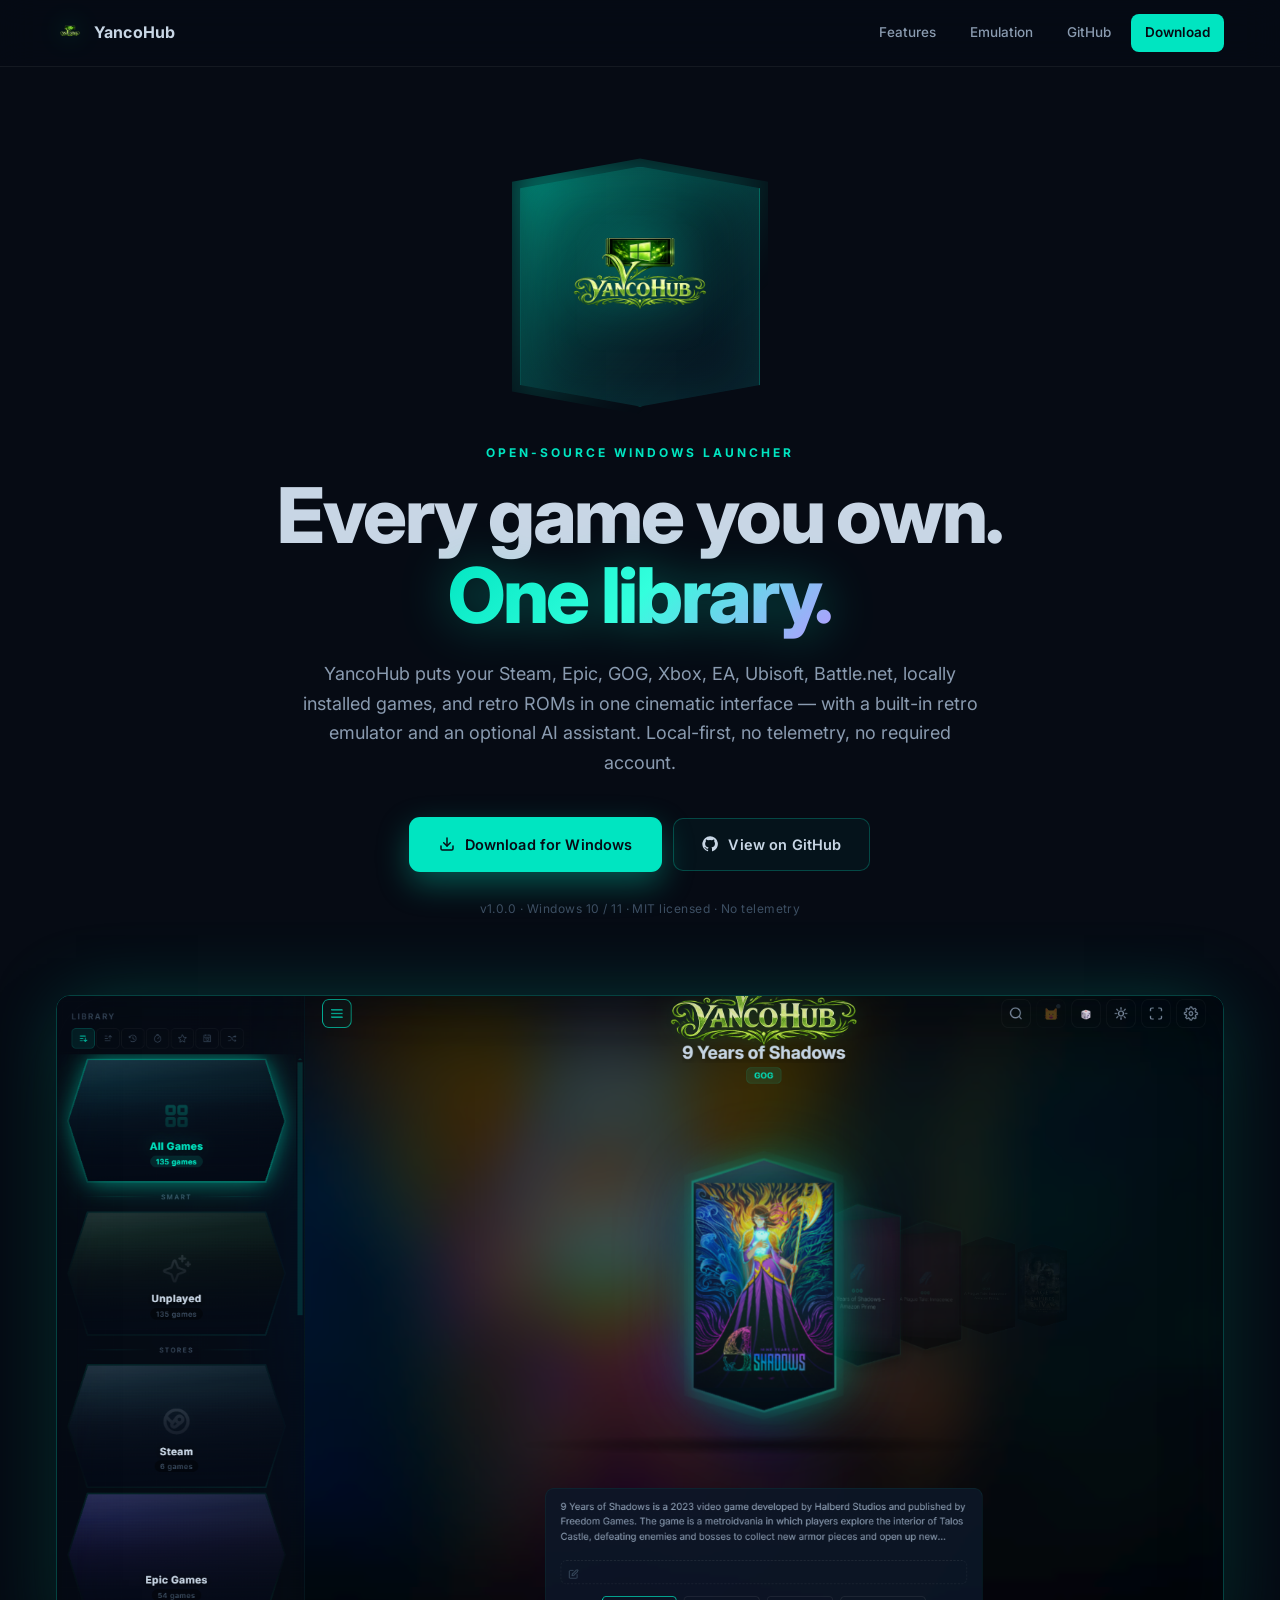
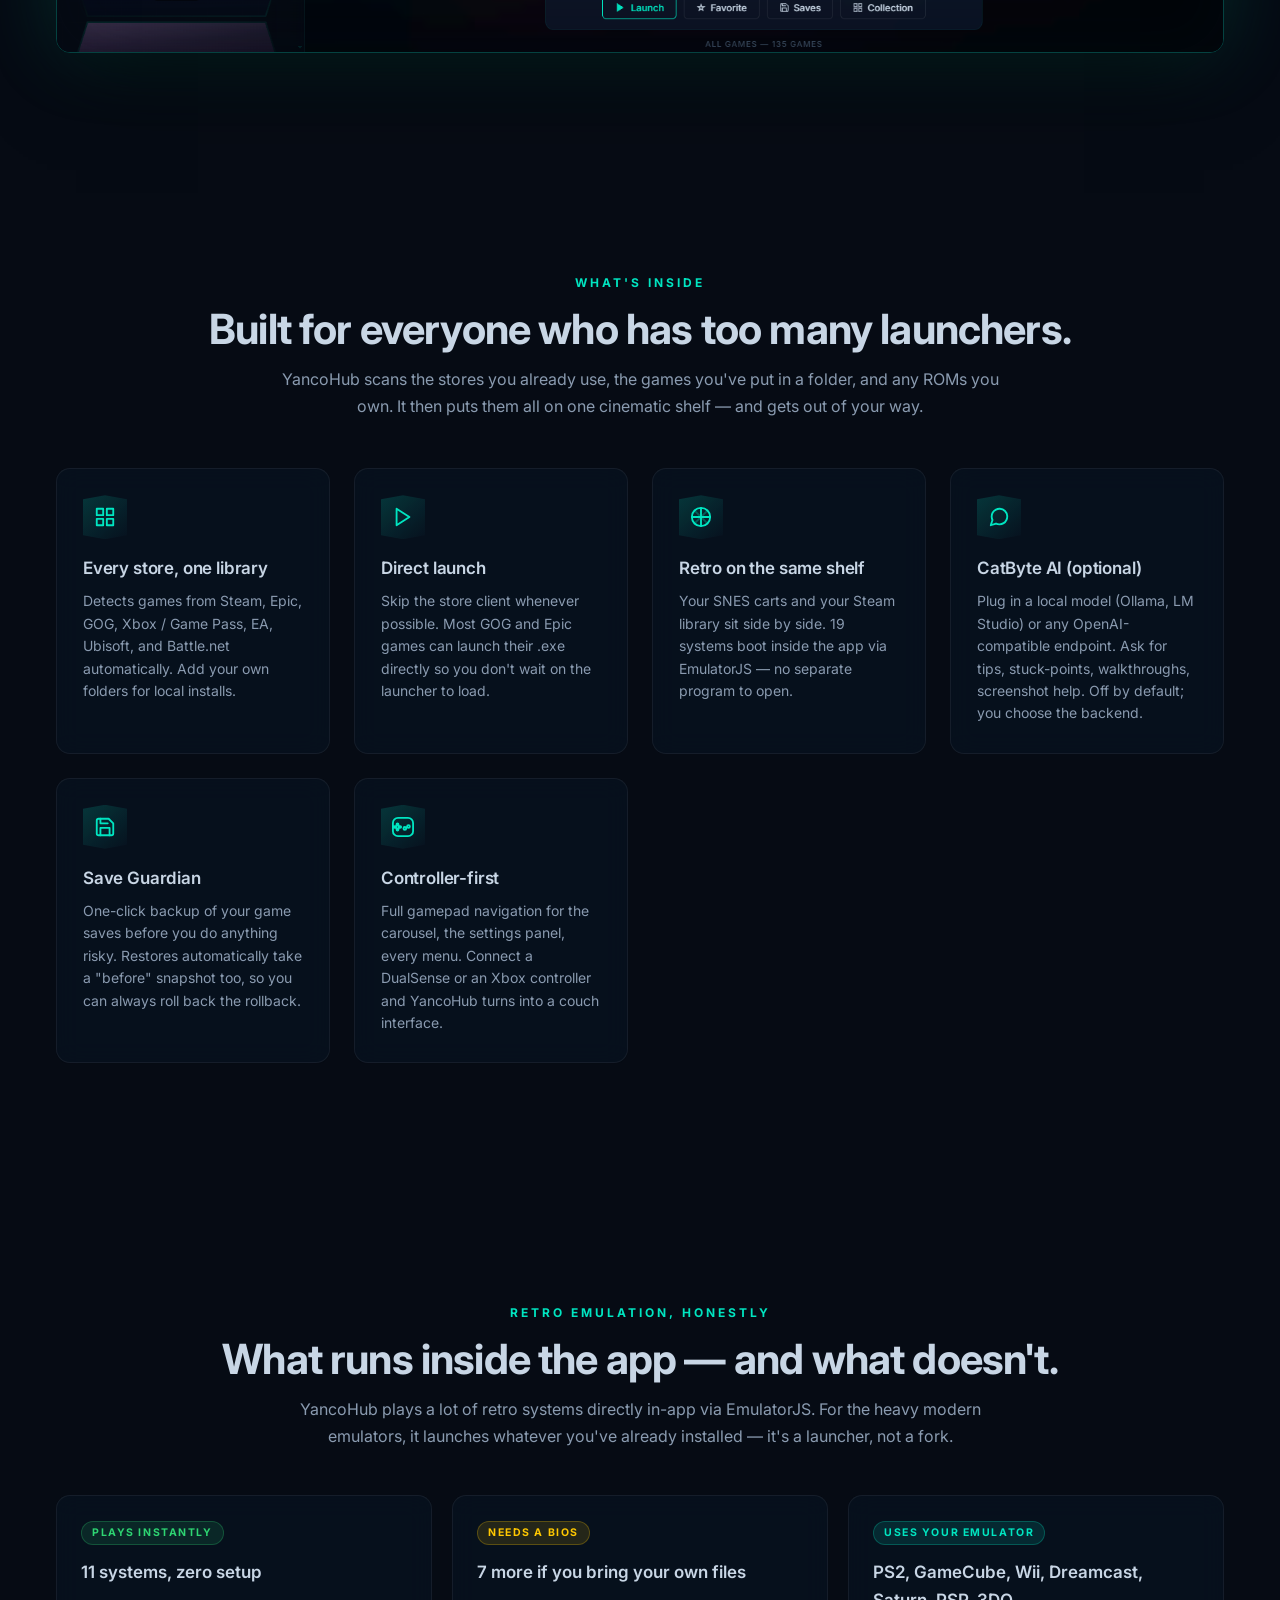
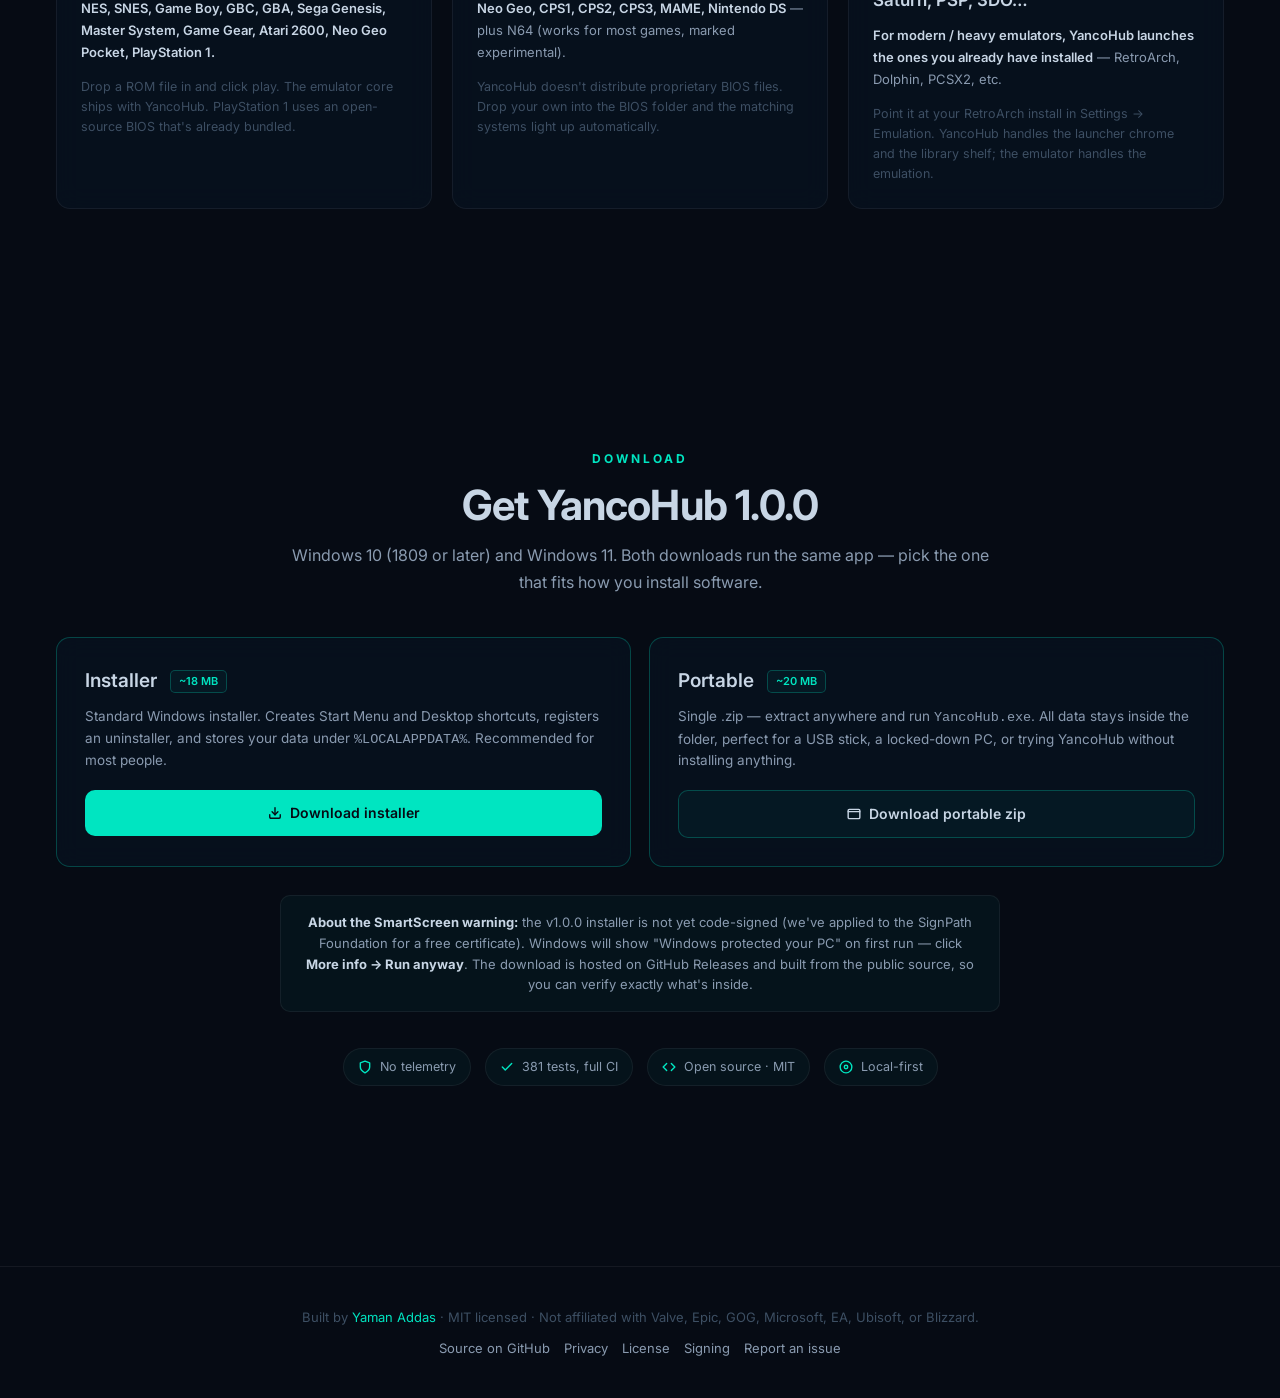
<file: index.html>
<!DOCTYPE html>
<html lang="en">
<head>
<meta charset="UTF-8">
<meta name="viewport" content="width=device-width, initial-scale=1.0">
<title>YancoHub — Every game you own. One library.</title>
<meta name="description" content="An open-source Windows game launcher that unifies Steam, Epic, GOG, Xbox, EA, Ubisoft, Battle.net, locally installed games, and retro ROMs in one cinematic interface — with a built-in retro emulator and an optional AI assistant.">
<meta property="og:title" content="YancoHub">
<meta property="og:description" content="Every game you own. One library. A Windows launcher with built-in retro emulation and an optional AI assistant.">
<meta property="og:image" content="https://yamanaddas.github.io/YancoHub/docs/screenshots/library.png">
<meta property="og:type" content="website">
<link rel="icon" type="image/png" href="docs/img/logo-360.png">
<link rel="preconnect" href="https://fonts.googleapis.com">
<link rel="preconnect" href="https://fonts.gstatic.com" crossorigin>
<link href="https://fonts.googleapis.com/css2?family=Inter:wght@300;400;500;600;700;800&display=swap" rel="stylesheet">

<style>
/* ── Design tokens (matched to the app) ────────────────────────────────── */
:root {
    --bg:            #060b14;
    --bg-card:       rgba(8, 18, 32, 0.72);
    --bg-glass:      rgba(0, 229, 193, 0.04);
    --bg-panel:      rgba(8, 15, 28, 0.95);
    --accent:        #00e5c1;
    --accent-rgb:    0, 229, 193;
    --accent-dim:    rgba(var(--accent-rgb), 0.25);
    --accent-glow:   rgba(var(--accent-rgb), 0.35);
    --accent-bright: #33ffdd;
    --text:          #8a9bb0;
    --text-bright:   #c8d6e5;
    --text-dim:      #3d4f63;
    --border:        rgba(255, 255, 255, 0.06);
    --hex-point:     9%;
    --hex-clip:      polygon(50% 0%, 100% var(--hex-point), 100% calc(100% - var(--hex-point)), 50% 100%, 0% calc(100% - var(--hex-point)), 0% var(--hex-point));
}

* { margin: 0; padding: 0; box-sizing: border-box; }

html, body {
    background: var(--bg);
    color: var(--text);
    font-family: 'Inter', -apple-system, BlinkMacSystemFont, 'Segoe UI', sans-serif;
    font-weight: 400;
    line-height: 1.6;
    -webkit-font-smoothing: antialiased;
    overflow-x: hidden;
}

a { color: var(--accent); text-decoration: none; transition: color 0.15s ease; }
a:hover { color: var(--accent-bright); }

/* Starfield */
#stars {
    position: fixed;
    inset: 0;
    z-index: -2;
    background:
        radial-gradient(800px 600px at 18% 10%, rgba(var(--accent-rgb), 0.10), transparent 70%),
        radial-gradient(900px 700px at 88% 18%, rgba(141, 90, 255, 0.10), transparent 70%),
        radial-gradient(700px 500px at 50% 110%, rgba(255, 200, 0, 0.05), transparent 70%),
        var(--bg);
}

#stars canvas { display: block; width: 100%; height: 100%; }

/* ── Nav ──────────────────────────────────────────────────────────────── */
.nav {
    position: sticky;
    top: 0;
    z-index: 50;
    display: flex;
    align-items: center;
    justify-content: space-between;
    padding: 14px clamp(20px, 5vw, 56px);
    background: rgba(6, 11, 20, 0.55);
    backdrop-filter: blur(18px);
    -webkit-backdrop-filter: blur(18px);
    border-bottom: 1px solid var(--border);
}

.brand {
    display: flex;
    align-items: center;
    gap: 10px;
    color: var(--text-bright);
    font-weight: 700;
    font-size: 16px;
    letter-spacing: 0.01em;
}

.brand img { width: 28px; height: 28px; object-fit: contain; filter: drop-shadow(0 0 12px var(--accent-glow)); }

.nav-right { display: flex; gap: 6px; align-items: center; }

.nav-link {
    padding: 8px 14px;
    color: var(--text);
    font-size: 13.5px;
    font-weight: 500;
    border-radius: 8px;
    transition: color 0.15s ease, background 0.15s ease;
}

.nav-link:hover { color: var(--text-bright); background: var(--bg-glass); }

.nav-link.primary {
    color: var(--bg);
    background: var(--accent);
    font-weight: 600;
}
.nav-link.primary:hover { background: var(--accent-bright); color: var(--bg); }

/* ── Sections ─────────────────────────────────────────────────────────── */
section {
    padding: clamp(64px, 10vw, 120px) clamp(20px, 5vw, 56px);
    max-width: 1280px;
    margin: 0 auto;
}

h2 {
    color: var(--text-bright);
    font-size: clamp(1.8rem, 3.5vw, 2.6rem);
    font-weight: 700;
    letter-spacing: -0.02em;
    margin-bottom: 12px;
    line-height: 1.15;
}

.eyebrow {
    color: var(--accent);
    font-size: 12px;
    font-weight: 700;
    letter-spacing: 0.25em;
    text-transform: uppercase;
    margin-bottom: 14px;
}

.subhead {
    color: var(--text);
    font-size: 16px;
    line-height: 1.7;
    max-width: 720px;
    margin-bottom: 40px;
}

/* ── Hero ─────────────────────────────────────────────────────────────── */
.hero {
    text-align: center;
    padding-top: clamp(60px, 10vw, 100px);
    padding-bottom: clamp(40px, 6vw, 80px);
}

.hero-hex {
    position: relative;
    width: clamp(180px, 22vw, 240px);
    aspect-ratio: 1;
    margin: 0 auto 36px;
}

.hero-hex::before {
    content: '';
    position: absolute;
    inset: -8px;
    clip-path: var(--hex-clip);
    background: linear-gradient(135deg, var(--accent), transparent 70%);
    filter: blur(18px);
    opacity: 0.5;
    animation: hexBreathe 4s ease-in-out infinite;
}

.hero-hex-frame {
    position: absolute;
    inset: 0;
    clip-path: var(--hex-clip);
    background: linear-gradient(140deg, rgba(var(--accent-rgb), 0.18), rgba(8, 18, 32, 0.95));
    border: 1px solid var(--accent-dim);
    box-shadow: inset 0 0 60px rgba(var(--accent-rgb), 0.15);
    display: flex;
    align-items: center;
    justify-content: center;
}

.hero-hex img {
    width: 78%;
    height: auto;
    filter: drop-shadow(0 0 24px var(--accent-glow));
}

@keyframes hexBreathe {
    0%, 100% { opacity: 0.4; transform: scale(1); }
    50%      { opacity: 0.7; transform: scale(1.05); }
}

.hero-title {
    color: var(--text-bright);
    font-size: clamp(2.5rem, 6vw, 4.8rem);
    font-weight: 800;
    letter-spacing: -0.03em;
    line-height: 1.05;
    margin-bottom: 22px;
}

.hero-title .accent {
    background: linear-gradient(135deg, var(--accent) 0%, var(--accent-bright) 50%, #b59bff 100%);
    -webkit-background-clip: text;
    background-clip: text;
    color: transparent;
    filter: drop-shadow(0 0 24px rgba(var(--accent-rgb), 0.35));
}

.hero-sub {
    color: var(--text);
    font-size: clamp(15px, 1.5vw, 18px);
    line-height: 1.65;
    max-width: 680px;
    margin: 0 auto 40px;
}

.hero-cta {
    display: inline-flex;
    flex-wrap: wrap;
    gap: 12px;
    justify-content: center;
    margin-bottom: 28px;
}

.btn {
    display: inline-flex;
    align-items: center;
    gap: 10px;
    padding: 14px 28px;
    border-radius: 10px;
    font-weight: 600;
    font-size: 14.5px;
    letter-spacing: 0.01em;
    cursor: pointer;
    transition: transform 0.15s ease, box-shadow 0.15s ease, background 0.15s ease, color 0.15s ease;
    border: 1px solid transparent;
}

.btn-primary {
    background: var(--accent);
    color: var(--bg);
    box-shadow: 0 0 0 1px var(--accent), 0 12px 32px rgba(var(--accent-rgb), 0.35);
}
.btn-primary:hover {
    background: var(--accent-bright);
    color: var(--bg);
    transform: translateY(-1px);
    box-shadow: 0 0 0 1px var(--accent-bright), 0 14px 36px rgba(var(--accent-rgb), 0.5);
}

.btn-ghost {
    background: var(--bg-glass);
    color: var(--text-bright);
    border-color: var(--accent-dim);
}
.btn-ghost:hover {
    background: rgba(var(--accent-rgb), 0.10);
    border-color: var(--accent);
    color: var(--accent);
    transform: translateY(-1px);
}

.hero-meta {
    color: var(--text-dim);
    font-size: 12px;
    letter-spacing: 0.04em;
}

/* ── Screenshot showcase ──────────────────────────────────────────────── */
.shot {
    padding-top: 0;
    padding-bottom: clamp(60px, 8vw, 100px);
}

.shot-frame {
    position: relative;
    border-radius: 14px;
    overflow: hidden;
    border: 1px solid var(--accent-dim);
    box-shadow:
        0 40px 80px -20px rgba(0, 0, 0, 0.6),
        0 0 80px -10px rgba(var(--accent-rgb), 0.25);
}

.shot-frame img {
    display: block;
    width: 100%;
    height: auto;
}

.shot-frame::after {
    content: '';
    position: absolute;
    inset: 0;
    pointer-events: none;
    box-shadow: inset 0 0 60px rgba(6, 11, 20, 0.4);
}

/* ── Feature grid ─────────────────────────────────────────────────────── */
.features { text-align: center; }

.feature-grid {
    display: grid;
    grid-template-columns: repeat(auto-fit, minmax(260px, 1fr));
    gap: 24px;
    margin-top: 48px;
    text-align: left;
}

.feature {
    position: relative;
    padding: 26px 26px 28px;
    border-radius: 14px;
    background: var(--bg-card);
    border: 1px solid var(--border);
    backdrop-filter: blur(12px);
    -webkit-backdrop-filter: blur(12px);
    transition: transform 0.2s ease, border-color 0.2s ease, box-shadow 0.2s ease;
}

.feature:hover {
    transform: translateY(-3px);
    border-color: var(--accent-dim);
    box-shadow: 0 18px 40px -20px rgba(0, 0, 0, 0.6),
                0 0 32px -8px rgba(var(--accent-rgb), 0.25);
}

.feature-icon {
    width: 44px;
    height: 44px;
    margin-bottom: 16px;
    clip-path: var(--hex-clip);
    background: linear-gradient(140deg, rgba(var(--accent-rgb), 0.18), rgba(8, 18, 32, 0.6));
    display: flex;
    align-items: center;
    justify-content: center;
    color: var(--accent);
}

.feature h3 {
    color: var(--text-bright);
    font-size: 17px;
    font-weight: 600;
    margin-bottom: 8px;
    letter-spacing: -0.01em;
}

.feature p {
    color: var(--text);
    font-size: 14px;
    line-height: 1.6;
}

/* ── Emulation tiers ──────────────────────────────────────────────────── */
.emu { text-align: center; }

.emu-tiers {
    display: grid;
    grid-template-columns: repeat(auto-fit, minmax(280px, 1fr));
    gap: 20px;
    margin-top: 44px;
    text-align: left;
}

.tier {
    padding: 22px 24px 24px;
    border-radius: 14px;
    background: var(--bg-card);
    border: 1px solid var(--border);
    backdrop-filter: blur(12px);
}

.tier-badge {
    display: inline-block;
    padding: 3px 10px;
    border-radius: 999px;
    font-size: 10.5px;
    font-weight: 700;
    letter-spacing: 0.15em;
    text-transform: uppercase;
    margin-bottom: 14px;
}

.tier-badge.ok    { background: rgba(46, 213, 115, 0.12);  color: #2ed573; border: 1px solid rgba(46, 213, 115, 0.25); }
.tier-badge.bios  { background: rgba(255, 200, 0, 0.12);   color: #ffc800; border: 1px solid rgba(255, 200, 0, 0.25); }
.tier-badge.ext   { background: rgba(var(--accent-rgb), 0.12); color: var(--accent); border: 1px solid var(--accent-dim); }

.tier h3 { color: var(--text-bright); font-size: 17px; font-weight: 600; margin-bottom: 10px; }

.tier-systems {
    color: var(--text);
    font-size: 13px;
    line-height: 1.7;
    margin-bottom: 14px;
}

.tier-systems strong { color: var(--text-bright); font-weight: 600; }

.tier-note { color: var(--text-dim); font-size: 12.5px; line-height: 1.6; }

/* ── Download ─────────────────────────────────────────────────────────── */
.download { text-align: center; }

.dl-grid {
    display: grid;
    grid-template-columns: repeat(auto-fit, minmax(280px, 1fr));
    gap: 18px;
    margin-top: 40px;
    text-align: left;
}

.dl-card {
    padding: 28px;
    border-radius: 14px;
    background: var(--bg-card);
    border: 1px solid var(--accent-dim);
    backdrop-filter: blur(12px);
    transition: transform 0.2s ease, border-color 0.2s ease, box-shadow 0.2s ease;
}

.dl-card:hover {
    transform: translateY(-3px);
    border-color: var(--accent);
    box-shadow: 0 18px 40px -20px rgba(0, 0, 0, 0.6),
                0 0 40px -10px rgba(var(--accent-rgb), 0.3);
}

.dl-card h3 {
    color: var(--text-bright);
    font-size: 19px;
    font-weight: 600;
    margin-bottom: 6px;
}

.dl-size {
    display: inline-block;
    padding: 2px 8px;
    margin-left: 8px;
    font-size: 11px;
    font-weight: 600;
    color: var(--accent);
    background: var(--bg-glass);
    border: 1px solid var(--accent-dim);
    border-radius: 5px;
    vertical-align: 2px;
}

.dl-card p {
    color: var(--text);
    font-size: 13.5px;
    line-height: 1.6;
    margin: 10px 0 18px;
}

.dl-btn {
    display: inline-flex;
    align-items: center;
    gap: 8px;
    width: 100%;
    justify-content: center;
    padding: 12px 16px;
    border-radius: 10px;
    background: var(--accent);
    color: var(--bg);
    font-size: 14px;
    font-weight: 600;
    transition: background 0.15s ease;
}
.dl-btn:hover { background: var(--accent-bright); color: var(--bg); }

.dl-btn.secondary {
    background: var(--bg-glass);
    color: var(--text-bright);
    border: 1px solid var(--accent-dim);
}
.dl-btn.secondary:hover { background: rgba(var(--accent-rgb), 0.10); color: var(--accent); }

.signing {
    margin-top: 28px;
    padding: 16px 20px;
    border-radius: 10px;
    background: var(--bg-glass);
    border: 1px solid var(--border);
    color: var(--text);
    font-size: 13px;
    line-height: 1.6;
    max-width: 720px;
    margin-left: auto;
    margin-right: auto;
}

.signing strong { color: var(--text-bright); }

/* ── Trust / requirements row ─────────────────────────────────────────── */
.trust {
    display: flex;
    flex-wrap: wrap;
    gap: 14px;
    justify-content: center;
    margin-top: 36px;
}

.trust-chip {
    display: inline-flex;
    align-items: center;
    gap: 8px;
    padding: 8px 14px;
    border-radius: 999px;
    background: var(--bg-glass);
    border: 1px solid var(--border);
    color: var(--text);
    font-size: 12.5px;
}

.trust-chip svg { color: var(--accent); flex-shrink: 0; }

/* ── Footer ───────────────────────────────────────────────────────────── */
footer {
    border-top: 1px solid var(--border);
    padding: 40px clamp(20px, 5vw, 56px);
    margin-top: 60px;
    text-align: center;
    color: var(--text-dim);
    font-size: 13px;
}

footer .footer-links {
    margin-top: 10px;
    display: inline-flex;
    flex-wrap: wrap;
    gap: 8px 14px;
    justify-content: center;
}

footer .footer-links a { color: var(--text); }
footer .footer-links a:hover { color: var(--accent); }

/* ── Responsive ───────────────────────────────────────────────────────── */
@media (max-width: 720px) {
    .nav-right .nav-link:not(.primary):not(:last-child) { display: none; }
    .hero-cta .btn { width: 100%; justify-content: center; }
    .hero-cta { display: flex; flex-direction: column; width: 100%; max-width: 320px; margin: 0 auto 28px; }
}
</style>
</head>
<body>

<div id="stars"><canvas></canvas></div>

<nav class="nav">
    <a class="brand" href="#">
        <img src="docs/img/logo-360.png" alt="">YancoHub
    </a>
    <div class="nav-right">
        <a class="nav-link" href="#features">Features</a>
        <a class="nav-link" href="#emulation">Emulation</a>
        <a class="nav-link" href="https://github.com/YamanAddas/YancoHub">GitHub</a>
        <a class="nav-link primary" href="#download">Download</a>
    </div>
</nav>

<section class="hero">
    <div class="hero-hex">
        <div class="hero-hex-frame">
            <img src="docs/img/logo-420.png" alt="YancoHub">
        </div>
    </div>
    <div class="eyebrow">Open-source Windows launcher</div>
    <h1 class="hero-title">Every game you own.<br><span class="accent">One library.</span></h1>
    <p class="hero-sub">
        YancoHub puts your Steam, Epic, GOG, Xbox, EA, Ubisoft, Battle.net, locally installed games, and retro ROMs in one cinematic interface — with a built-in retro emulator and an optional AI assistant. Local-first, no telemetry, no required account.
    </p>
    <div class="hero-cta">
        <a class="btn btn-primary" href="#download">
            <svg width="16" height="16" viewBox="0 0 24 24" fill="none" stroke="currentColor" stroke-width="2.2" stroke-linecap="round" stroke-linejoin="round"><path d="M21 15v4a2 2 0 0 1-2 2H5a2 2 0 0 1-2-2v-4"/><polyline points="7 10 12 15 17 10"/><line x1="12" y1="15" x2="12" y2="3"/></svg>
            Download for Windows
        </a>
        <a class="btn btn-ghost" href="https://github.com/YamanAddas/YancoHub">
            <svg width="16" height="16" viewBox="0 0 24 24" fill="currentColor"><path d="M12 .5a11.5 11.5 0 0 0-3.63 22.42c.57.1.78-.25.78-.55v-1.93c-3.2.7-3.88-1.54-3.88-1.54-.52-1.34-1.28-1.69-1.28-1.69-1.05-.72.08-.7.08-.7 1.16.08 1.77 1.2 1.77 1.2 1.03 1.77 2.71 1.26 3.37.96.1-.75.4-1.26.74-1.55-2.55-.29-5.24-1.28-5.24-5.7 0-1.26.45-2.29 1.19-3.1-.12-.3-.52-1.48.11-3.08 0 0 .97-.31 3.18 1.18a11.06 11.06 0 0 1 5.79 0c2.21-1.49 3.18-1.18 3.18-1.18.63 1.6.23 2.78.11 3.08.74.81 1.19 1.84 1.19 3.1 0 4.43-2.69 5.4-5.25 5.69.41.36.78 1.06.78 2.14v3.17c0 .3.21.66.79.55A11.5 11.5 0 0 0 12 .5z"/></svg>
            View on GitHub
        </a>
    </div>
    <div class="hero-meta">v1.0.0 · Windows 10 / 11 · MIT licensed · No telemetry</div>
</section>

<section class="shot" style="padding-top: 0;">
    <div class="shot-frame">
        <img src="docs/screenshots/library.png" alt="YancoHub library view — featured game in the center carousel with the side panel showing All Games, Smart, and Stores categories">
    </div>
</section>

<section id="features" class="features">
    <div class="eyebrow">What's inside</div>
    <h2>Built for everyone who has too many launchers.</h2>
    <p class="subhead" style="margin-left: auto; margin-right: auto;">
        YancoHub scans the stores you already use, the games you've put in a folder, and any ROMs you own. It then puts them all on one cinematic shelf — and gets out of your way.
    </p>
    <div class="feature-grid">
        <div class="feature">
            <div class="feature-icon">
                <svg width="22" height="22" viewBox="0 0 24 24" fill="none" stroke="currentColor" stroke-width="2" stroke-linecap="round" stroke-linejoin="round"><rect x="3" y="3" width="7" height="7"/><rect x="14" y="3" width="7" height="7"/><rect x="3" y="14" width="7" height="7"/><rect x="14" y="14" width="7" height="7"/></svg>
            </div>
            <h3>Every store, one library</h3>
            <p>Detects games from Steam, Epic, GOG, Xbox / Game Pass, EA, Ubisoft, and Battle.net automatically. Add your own folders for local installs.</p>
        </div>
        <div class="feature">
            <div class="feature-icon">
                <svg width="22" height="22" viewBox="0 0 24 24" fill="none" stroke="currentColor" stroke-width="2" stroke-linecap="round" stroke-linejoin="round"><polygon points="5 3 19 12 5 21 5 3"/></svg>
            </div>
            <h3>Direct launch</h3>
            <p>Skip the store client whenever possible. Most GOG and Epic games can launch their .exe directly so you don't wait on the launcher to load.</p>
        </div>
        <div class="feature">
            <div class="feature-icon">
                <svg width="22" height="22" viewBox="0 0 24 24" fill="none" stroke="currentColor" stroke-width="2" stroke-linecap="round" stroke-linejoin="round"><circle cx="12" cy="12" r="10"/><path d="M12 2v20M2 12h20"/><path d="M5 5l14 14M19 5L5 19" opacity=".3"/></svg>
            </div>
            <h3>Retro on the same shelf</h3>
            <p>Your SNES carts and your Steam library sit side by side. 19 systems boot inside the app via EmulatorJS — no separate program to open.</p>
        </div>
        <div class="feature">
            <div class="feature-icon">
                <svg width="22" height="22" viewBox="0 0 24 24" fill="none" stroke="currentColor" stroke-width="2" stroke-linecap="round" stroke-linejoin="round"><path d="M21 11.5a8.38 8.38 0 0 1-.9 3.8 8.5 8.5 0 0 1-7.6 4.7 8.38 8.38 0 0 1-3.8-.9L3 21l1.9-5.7a8.38 8.38 0 0 1-.9-3.8 8.5 8.5 0 0 1 4.7-7.6 8.38 8.38 0 0 1 3.8-.9h.5a8.48 8.48 0 0 1 8 8v.5z"/></svg>
            </div>
            <h3>CatByte AI (optional)</h3>
            <p>Plug in a local model (Ollama, LM Studio) or any OpenAI-compatible endpoint. Ask for tips, stuck-points, walkthroughs, screenshot help. Off by default; you choose the backend.</p>
        </div>
        <div class="feature">
            <div class="feature-icon">
                <svg width="22" height="22" viewBox="0 0 24 24" fill="none" stroke="currentColor" stroke-width="2" stroke-linecap="round" stroke-linejoin="round"><path d="M19 21H5a2 2 0 0 1-2-2V5a2 2 0 0 1 2-2h11l5 5v11a2 2 0 0 1-2 2z"/><polyline points="17 21 17 13 7 13 7 21"/><polyline points="7 3 7 8 15 8"/></svg>
            </div>
            <h3>Save Guardian</h3>
            <p>One-click backup of your game saves before you do anything risky. Restores automatically take a "before" snapshot too, so you can always roll back the rollback.</p>
        </div>
        <div class="feature">
            <div class="feature-icon">
                <svg width="22" height="22" viewBox="0 0 24 24" fill="none" stroke="currentColor" stroke-width="2" stroke-linecap="round" stroke-linejoin="round"><path d="M17.5 2h-11A5.5 5.5 0 0 0 1 7.5v9A5.5 5.5 0 0 0 6.5 22h11a5.5 5.5 0 0 0 5.5-5.5v-9A5.5 5.5 0 0 0 17.5 2zM9 13H7v2a1 1 0 0 1-2 0v-2H3a1 1 0 0 1 0-2h2V9a1 1 0 0 1 2 0v2h2a1 1 0 0 1 0 2zm5 2a1.5 1.5 0 1 1 0-3 1.5 1.5 0 0 1 0 3zm4-2a1.5 1.5 0 1 1 0-3 1.5 1.5 0 0 1 0 3z"/></svg>
            </div>
            <h3>Controller-first</h3>
            <p>Full gamepad navigation for the carousel, the settings panel, every menu. Connect a DualSense or an Xbox controller and YancoHub turns into a couch interface.</p>
        </div>
    </div>
</section>

<section id="emulation" class="emu">
    <div class="eyebrow">Retro emulation, honestly</div>
    <h2>What runs inside the app — and what doesn't.</h2>
    <p class="subhead" style="margin-left: auto; margin-right: auto;">
        YancoHub plays a lot of retro systems directly in-app via EmulatorJS. For the heavy modern emulators, it launches whatever you've already installed — it's a launcher, not a fork.
    </p>
    <div class="emu-tiers">
        <div class="tier">
            <span class="tier-badge ok">Plays instantly</span>
            <h3>11 systems, zero setup</h3>
            <p class="tier-systems"><strong>NES, SNES, Game Boy, GBC, GBA, Sega Genesis, Master System, Game Gear, Atari 2600, Neo Geo Pocket, PlayStation 1.</strong></p>
            <p class="tier-note">Drop a ROM file in and click play. The emulator core ships with YancoHub. PlayStation 1 uses an open-source BIOS that's already bundled.</p>
        </div>
        <div class="tier">
            <span class="tier-badge bios">Needs a BIOS</span>
            <h3>7 more if you bring your own files</h3>
            <p class="tier-systems"><strong>Neo Geo, CPS1, CPS2, CPS3, MAME, Nintendo DS</strong> — plus N64 (works for most games, marked experimental).</p>
            <p class="tier-note">YancoHub doesn't distribute proprietary BIOS files. Drop your own into the BIOS folder and the matching systems light up automatically.</p>
        </div>
        <div class="tier">
            <span class="tier-badge ext">Uses your emulator</span>
            <h3>PS2, GameCube, Wii, Dreamcast, Saturn, PSP, 3DO…</h3>
            <p class="tier-systems"><strong>For modern / heavy emulators, YancoHub launches the ones you already have installed</strong> — RetroArch, Dolphin, PCSX2, etc.</p>
            <p class="tier-note">Point it at your RetroArch install in Settings → Emulation. YancoHub handles the launcher chrome and the library shelf; the emulator handles the emulation.</p>
        </div>
    </div>
</section>

<section id="download" class="download">
    <div class="eyebrow">Download</div>
    <h2>Get YancoHub 1.0.0</h2>
    <p class="subhead" style="margin-left: auto; margin-right: auto;">
        Windows 10 (1809 or later) and Windows 11. Both downloads run the same app — pick the one that fits how you install software.
    </p>

    <div class="dl-grid">
        <div class="dl-card">
            <h3>Installer <span class="dl-size">~18 MB</span></h3>
            <p>Standard Windows installer. Creates Start Menu and Desktop shortcuts, registers an uninstaller, and stores your data under <code>%LOCALAPPDATA%</code>. Recommended for most people.</p>
            <a class="dl-btn" href="https://github.com/YamanAddas/YancoHub/releases/download/v1.0.0/YancoHub-1.0.0-setup.exe">
                <svg width="14" height="14" viewBox="0 0 24 24" fill="none" stroke="currentColor" stroke-width="2.4" stroke-linecap="round" stroke-linejoin="round"><path d="M21 15v4a2 2 0 0 1-2 2H5a2 2 0 0 1-2-2v-4"/><polyline points="7 10 12 15 17 10"/><line x1="12" y1="15" x2="12" y2="3"/></svg>
                Download installer
            </a>
        </div>
        <div class="dl-card">
            <h3>Portable <span class="dl-size">~20 MB</span></h3>
            <p>Single .zip — extract anywhere and run <code>YancoHub.exe</code>. All data stays inside the folder, perfect for a USB stick, a locked-down PC, or trying YancoHub without installing anything.</p>
            <a class="dl-btn secondary" href="https://github.com/YamanAddas/YancoHub/releases/download/v1.0.0/YancoHub-1.0.0-portable.zip">
                <svg width="14" height="14" viewBox="0 0 24 24" fill="none" stroke="currentColor" stroke-width="2.4" stroke-linecap="round" stroke-linejoin="round"><rect x="2" y="4" width="20" height="16" rx="2"/><path d="M2 8h20"/></svg>
                Download portable zip
            </a>
        </div>
    </div>

    <div class="signing">
        <strong>About the SmartScreen warning:</strong> the v1.0.0 installer is not yet code-signed (we've applied to the SignPath Foundation for a free certificate). Windows will show "Windows protected your PC" on first run — click <strong>More info → Run anyway</strong>. The download is hosted on GitHub Releases and built from the public source, so you can verify exactly what's inside.
    </div>

    <div class="trust">
        <div class="trust-chip">
            <svg width="14" height="14" viewBox="0 0 24 24" fill="none" stroke="currentColor" stroke-width="2.4" stroke-linecap="round" stroke-linejoin="round"><path d="M12 22s8-4 8-10V5l-8-3-8 3v7c0 6 8 10 8 10z"/></svg>
            No telemetry
        </div>
        <div class="trust-chip">
            <svg width="14" height="14" viewBox="0 0 24 24" fill="none" stroke="currentColor" stroke-width="2.4" stroke-linecap="round" stroke-linejoin="round"><path d="M20 6L9 17l-5-5"/></svg>
            381 tests, full CI
        </div>
        <div class="trust-chip">
            <svg width="14" height="14" viewBox="0 0 24 24" fill="none" stroke="currentColor" stroke-width="2.4" stroke-linecap="round" stroke-linejoin="round"><polyline points="16 18 22 12 16 6"/><polyline points="8 6 2 12 8 18"/></svg>
            Open source · MIT
        </div>
        <div class="trust-chip">
            <svg width="14" height="14" viewBox="0 0 24 24" fill="none" stroke="currentColor" stroke-width="2.4" stroke-linecap="round" stroke-linejoin="round"><circle cx="12" cy="12" r="10"/><circle cx="12" cy="12" r="3"/></svg>
            Local-first
        </div>
    </div>
</section>

<footer>
    <div>Built by <a href="https://github.com/YamanAddas">Yaman Addas</a> · MIT licensed · Not affiliated with Valve, Epic, GOG, Microsoft, EA, Ubisoft, or Blizzard.</div>
    <div class="footer-links">
        <a href="https://github.com/YamanAddas/YancoHub">Source on GitHub</a>
        <a href="https://github.com/YamanAddas/YancoHub/blob/main/PRIVACY.md">Privacy</a>
        <a href="https://github.com/YamanAddas/YancoHub/blob/main/LICENSE">License</a>
        <a href="https://github.com/YamanAddas/YancoHub/blob/main/SIGNING.md">Signing</a>
        <a href="https://github.com/YamanAddas/YancoHub/issues">Report an issue</a>
    </div>
</footer>

<script>
(() => {
    // Lightweight starfield — twinkles a couple hundred dots on a canvas behind the content.
    const canvas = document.querySelector('#stars canvas');
    if (!canvas) return;
    const ctx = canvas.getContext('2d');
    let w = 0, h = 0, stars = [];

    function reseed() {
        w = canvas.width  = window.innerWidth  * devicePixelRatio;
        h = canvas.height = window.innerHeight * devicePixelRatio;
        canvas.style.width  = window.innerWidth  + 'px';
        canvas.style.height = window.innerHeight + 'px';
        const count = Math.min(220, Math.floor((window.innerWidth * window.innerHeight) / 9000));
        stars = Array.from({length: count}, () => ({
            x: Math.random() * w,
            y: Math.random() * h,
            r: (Math.random() * 1.3 + 0.3) * devicePixelRatio,
            phase: Math.random() * Math.PI * 2,
            speed: 0.6 + Math.random() * 1.4,
            hue: Math.random() < 0.12 ? 'purple' : (Math.random() < 0.5 ? 'teal' : 'white'),
        }));
    }

    function draw(t) {
        ctx.clearRect(0, 0, w, h);
        const T = t * 0.001;
        for (const s of stars) {
            const a = 0.35 + 0.45 * (Math.sin(T * s.speed + s.phase) * 0.5 + 0.5);
            ctx.beginPath();
            ctx.arc(s.x, s.y, s.r, 0, Math.PI * 2);
            if (s.hue === 'teal')        ctx.fillStyle = `rgba(0, 229, 193, ${a})`;
            else if (s.hue === 'purple') ctx.fillStyle = `rgba(141, 90, 255, ${a * 0.9})`;
            else                         ctx.fillStyle = `rgba(220, 232, 245, ${a * 0.9})`;
            ctx.fill();
        }
        requestAnimationFrame(draw);
    }

    reseed();
    window.addEventListener('resize', reseed);
    requestAnimationFrame(draw);
})();
</script>
</body>
</html>
</file>
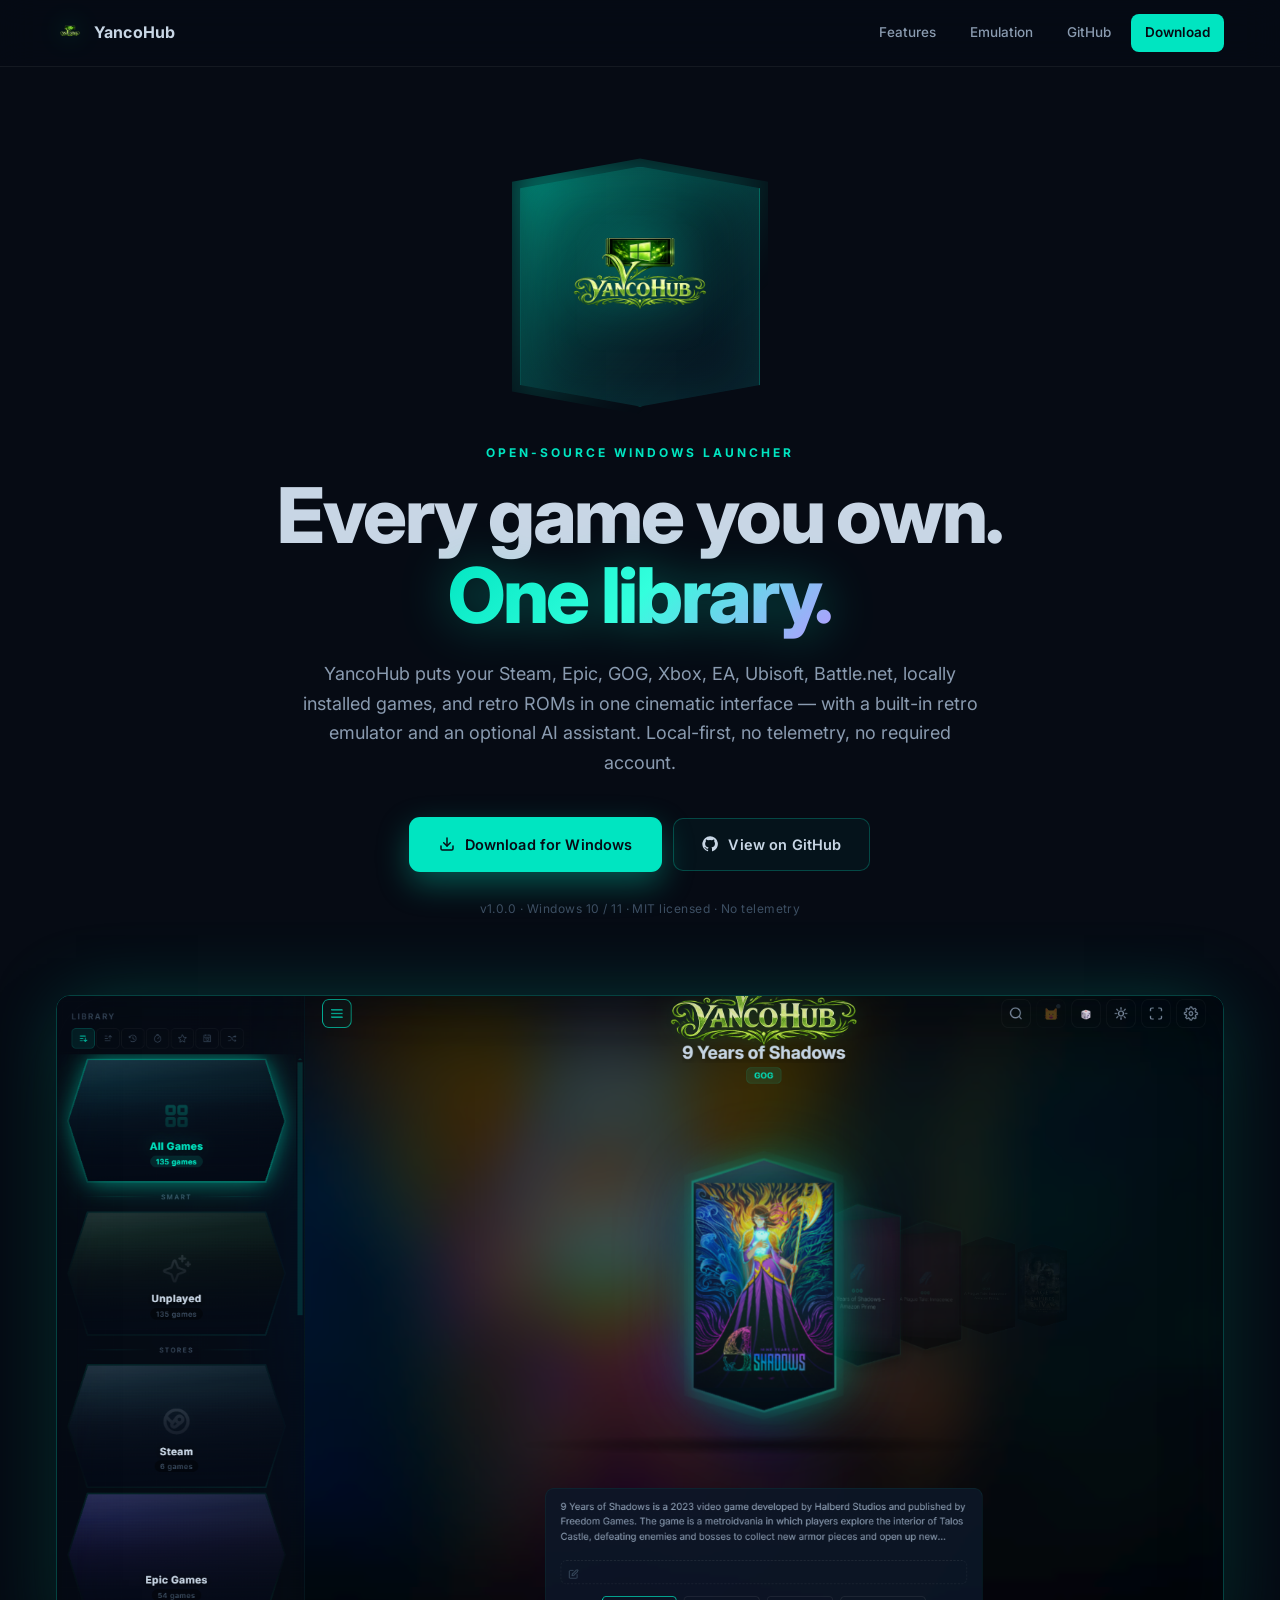
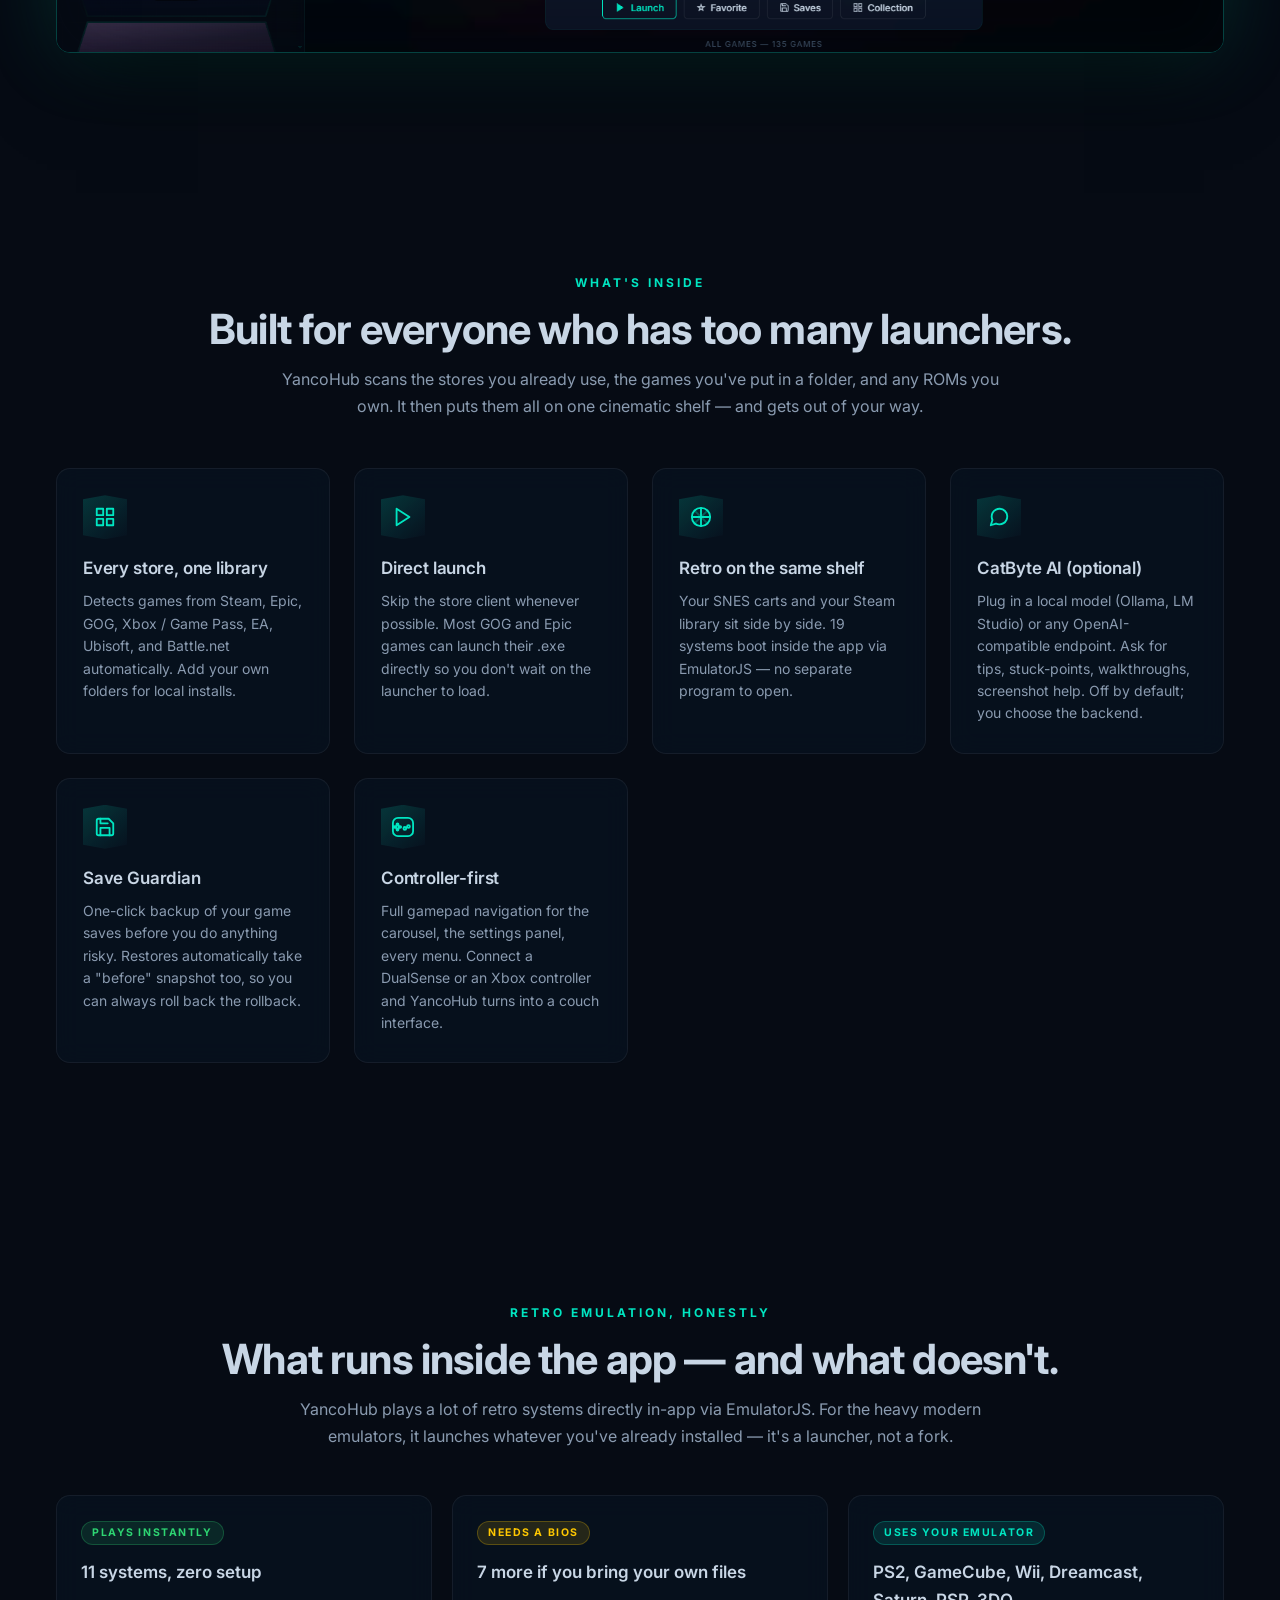
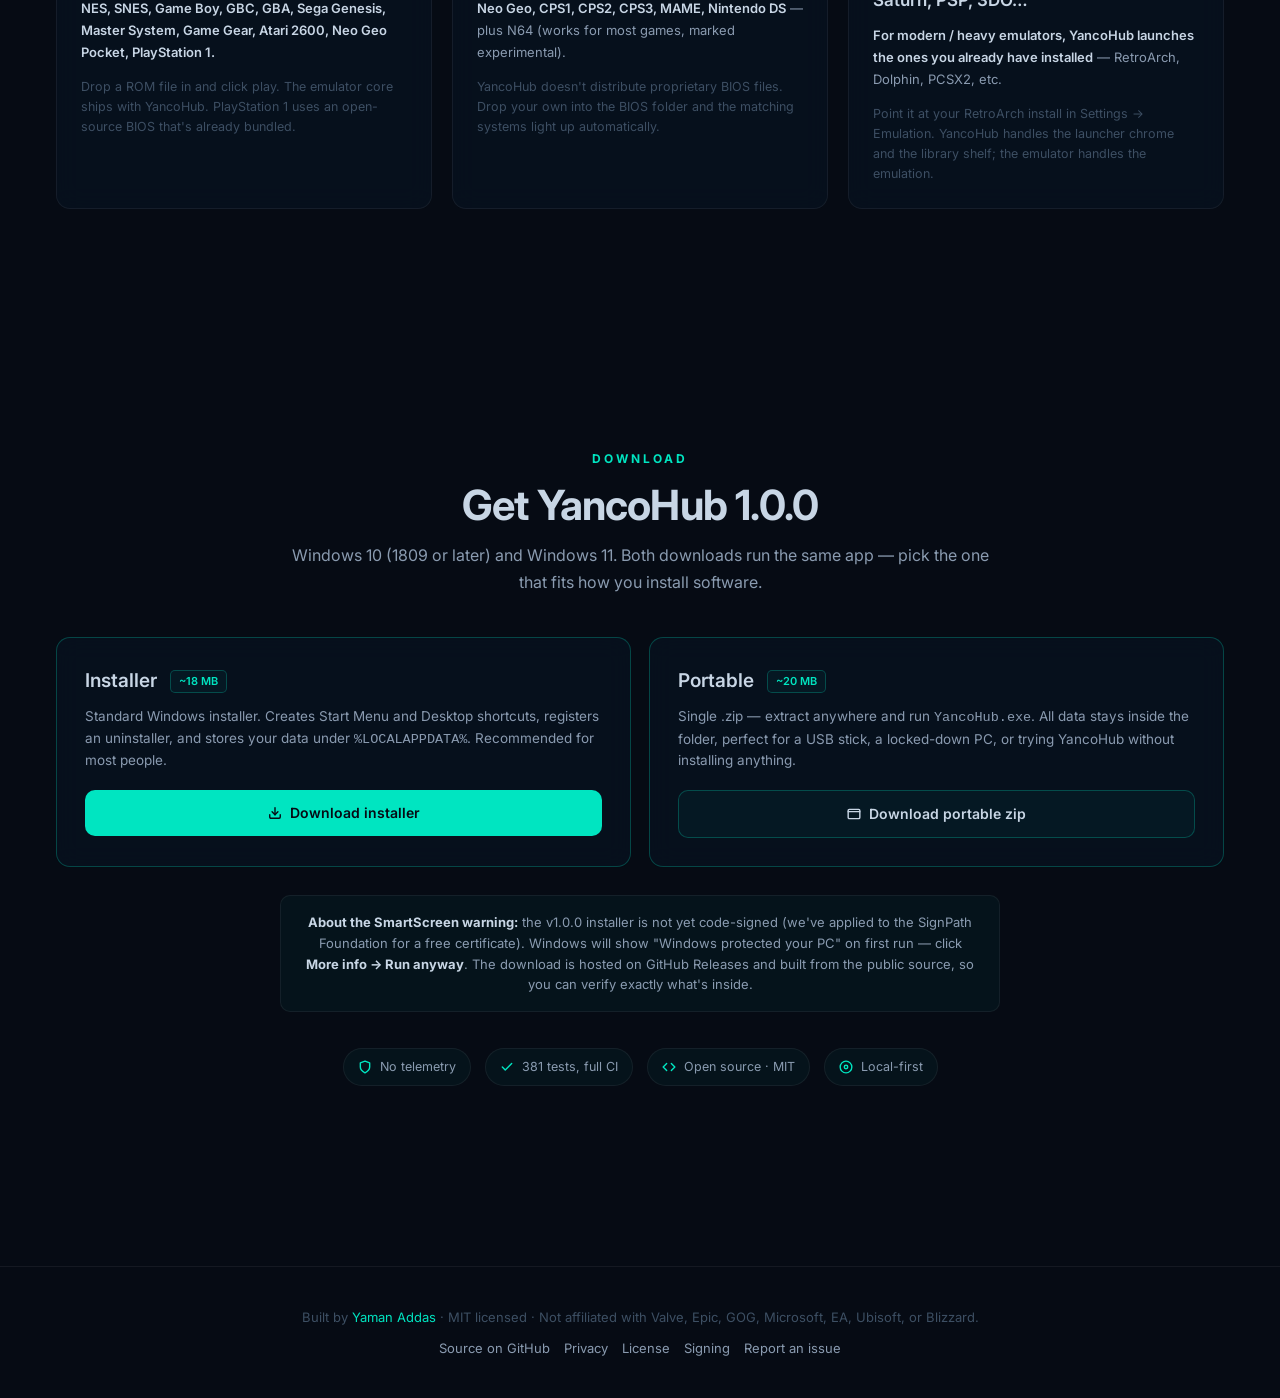
<file: docs/index.html>
<!DOCTYPE html>
<html lang="en">
<head>
<meta charset="UTF-8">
<meta name="viewport" content="width=device-width, initial-scale=1.0">
<title>YancoHub — Every game you own. One library.</title>
<meta name="description" content="An open-source Windows game launcher that unifies Steam, Epic, GOG, Xbox, EA, Ubisoft, Battle.net, locally installed games, and retro ROMs in one cinematic interface — with a built-in retro emulator and an optional AI assistant.">
<meta property="og:title" content="YancoHub">
<meta property="og:description" content="Every game you own. One library. A Windows launcher with built-in retro emulation and an optional AI assistant.">
<meta property="og:image" content="https://yamanaddas.github.io/YancoHub/screenshots/library.png">
<meta property="og:type" content="website">
<link rel="icon" type="image/png" href="img/logo-360.png">
<link rel="preconnect" href="https://fonts.googleapis.com">
<link rel="preconnect" href="https://fonts.gstatic.com" crossorigin>
<link href="https://fonts.googleapis.com/css2?family=Inter:wght@300;400;500;600;700;800&display=swap" rel="stylesheet">

<style>
/* ── Design tokens (matched to the app) ────────────────────────────────── */
:root {
    --bg:            #060b14;
    --bg-card:       rgba(8, 18, 32, 0.72);
    --bg-glass:      rgba(0, 229, 193, 0.04);
    --bg-panel:      rgba(8, 15, 28, 0.95);
    --accent:        #00e5c1;
    --accent-rgb:    0, 229, 193;
    --accent-dim:    rgba(var(--accent-rgb), 0.25);
    --accent-glow:   rgba(var(--accent-rgb), 0.35);
    --accent-bright: #33ffdd;
    --text:          #8a9bb0;
    --text-bright:   #c8d6e5;
    --text-dim:      #3d4f63;
    --border:        rgba(255, 255, 255, 0.06);
    --hex-point:     9%;
    --hex-clip:      polygon(50% 0%, 100% var(--hex-point), 100% calc(100% - var(--hex-point)), 50% 100%, 0% calc(100% - var(--hex-point)), 0% var(--hex-point));
}

* { margin: 0; padding: 0; box-sizing: border-box; }

html, body {
    background: var(--bg);
    color: var(--text);
    font-family: 'Inter', -apple-system, BlinkMacSystemFont, 'Segoe UI', sans-serif;
    font-weight: 400;
    line-height: 1.6;
    -webkit-font-smoothing: antialiased;
    overflow-x: hidden;
}

a { color: var(--accent); text-decoration: none; transition: color 0.15s ease; }
a:hover { color: var(--accent-bright); }

/* Starfield */
#stars {
    position: fixed;
    inset: 0;
    z-index: -2;
    background:
        radial-gradient(800px 600px at 18% 10%, rgba(var(--accent-rgb), 0.10), transparent 70%),
        radial-gradient(900px 700px at 88% 18%, rgba(141, 90, 255, 0.10), transparent 70%),
        radial-gradient(700px 500px at 50% 110%, rgba(255, 200, 0, 0.05), transparent 70%),
        var(--bg);
}

#stars canvas { display: block; width: 100%; height: 100%; }

/* ── Nav ──────────────────────────────────────────────────────────────── */
.nav {
    position: sticky;
    top: 0;
    z-index: 50;
    display: flex;
    align-items: center;
    justify-content: space-between;
    padding: 14px clamp(20px, 5vw, 56px);
    background: rgba(6, 11, 20, 0.55);
    backdrop-filter: blur(18px);
    -webkit-backdrop-filter: blur(18px);
    border-bottom: 1px solid var(--border);
}

.brand {
    display: flex;
    align-items: center;
    gap: 10px;
    color: var(--text-bright);
    font-weight: 700;
    font-size: 16px;
    letter-spacing: 0.01em;
}

.brand img { width: 28px; height: 28px; object-fit: contain; filter: drop-shadow(0 0 12px var(--accent-glow)); }

.nav-right { display: flex; gap: 6px; align-items: center; }

.nav-link {
    padding: 8px 14px;
    color: var(--text);
    font-size: 13.5px;
    font-weight: 500;
    border-radius: 8px;
    transition: color 0.15s ease, background 0.15s ease;
}

.nav-link:hover { color: var(--text-bright); background: var(--bg-glass); }

.nav-link.primary {
    color: var(--bg);
    background: var(--accent);
    font-weight: 600;
}
.nav-link.primary:hover { background: var(--accent-bright); color: var(--bg); }

/* ── Sections ─────────────────────────────────────────────────────────── */
section {
    padding: clamp(64px, 10vw, 120px) clamp(20px, 5vw, 56px);
    max-width: 1280px;
    margin: 0 auto;
}

h2 {
    color: var(--text-bright);
    font-size: clamp(1.8rem, 3.5vw, 2.6rem);
    font-weight: 700;
    letter-spacing: -0.02em;
    margin-bottom: 12px;
    line-height: 1.15;
}

.eyebrow {
    color: var(--accent);
    font-size: 12px;
    font-weight: 700;
    letter-spacing: 0.25em;
    text-transform: uppercase;
    margin-bottom: 14px;
}

.subhead {
    color: var(--text);
    font-size: 16px;
    line-height: 1.7;
    max-width: 720px;
    margin-bottom: 40px;
}

/* ── Hero ─────────────────────────────────────────────────────────────── */
.hero {
    text-align: center;
    padding-top: clamp(60px, 10vw, 100px);
    padding-bottom: clamp(40px, 6vw, 80px);
}

.hero-hex {
    position: relative;
    width: clamp(180px, 22vw, 240px);
    aspect-ratio: 1;
    margin: 0 auto 36px;
}

.hero-hex::before {
    content: '';
    position: absolute;
    inset: -8px;
    clip-path: var(--hex-clip);
    background: linear-gradient(135deg, var(--accent), transparent 70%);
    filter: blur(18px);
    opacity: 0.5;
    animation: hexBreathe 4s ease-in-out infinite;
}

.hero-hex-frame {
    position: absolute;
    inset: 0;
    clip-path: var(--hex-clip);
    background: linear-gradient(140deg, rgba(var(--accent-rgb), 0.18), rgba(8, 18, 32, 0.95));
    border: 1px solid var(--accent-dim);
    box-shadow: inset 0 0 60px rgba(var(--accent-rgb), 0.15);
    display: flex;
    align-items: center;
    justify-content: center;
}

.hero-hex img {
    width: 78%;
    height: auto;
    filter: drop-shadow(0 0 24px var(--accent-glow));
}

@keyframes hexBreathe {
    0%, 100% { opacity: 0.4; transform: scale(1); }
    50%      { opacity: 0.7; transform: scale(1.05); }
}

.hero-title {
    color: var(--text-bright);
    font-size: clamp(2.5rem, 6vw, 4.8rem);
    font-weight: 800;
    letter-spacing: -0.03em;
    line-height: 1.05;
    margin-bottom: 22px;
}

.hero-title .accent {
    background: linear-gradient(135deg, var(--accent) 0%, var(--accent-bright) 50%, #b59bff 100%);
    -webkit-background-clip: text;
    background-clip: text;
    color: transparent;
    filter: drop-shadow(0 0 24px rgba(var(--accent-rgb), 0.35));
}

.hero-sub {
    color: var(--text);
    font-size: clamp(15px, 1.5vw, 18px);
    line-height: 1.65;
    max-width: 680px;
    margin: 0 auto 40px;
}

.hero-cta {
    display: inline-flex;
    flex-wrap: wrap;
    gap: 12px;
    justify-content: center;
    margin-bottom: 28px;
}

.btn {
    display: inline-flex;
    align-items: center;
    gap: 10px;
    padding: 14px 28px;
    border-radius: 10px;
    font-weight: 600;
    font-size: 14.5px;
    letter-spacing: 0.01em;
    cursor: pointer;
    transition: transform 0.15s ease, box-shadow 0.15s ease, background 0.15s ease, color 0.15s ease;
    border: 1px solid transparent;
}

.btn-primary {
    background: var(--accent);
    color: var(--bg);
    box-shadow: 0 0 0 1px var(--accent), 0 12px 32px rgba(var(--accent-rgb), 0.35);
}
.btn-primary:hover {
    background: var(--accent-bright);
    color: var(--bg);
    transform: translateY(-1px);
    box-shadow: 0 0 0 1px var(--accent-bright), 0 14px 36px rgba(var(--accent-rgb), 0.5);
}

.btn-ghost {
    background: var(--bg-glass);
    color: var(--text-bright);
    border-color: var(--accent-dim);
}
.btn-ghost:hover {
    background: rgba(var(--accent-rgb), 0.10);
    border-color: var(--accent);
    color: var(--accent);
    transform: translateY(-1px);
}

.hero-meta {
    color: var(--text-dim);
    font-size: 12px;
    letter-spacing: 0.04em;
}

/* ── Screenshot showcase ──────────────────────────────────────────────── */
.shot {
    padding-top: 0;
    padding-bottom: clamp(60px, 8vw, 100px);
}

.shot-frame {
    position: relative;
    border-radius: 14px;
    overflow: hidden;
    border: 1px solid var(--accent-dim);
    box-shadow:
        0 40px 80px -20px rgba(0, 0, 0, 0.6),
        0 0 80px -10px rgba(var(--accent-rgb), 0.25);
}

.shot-frame img {
    display: block;
    width: 100%;
    height: auto;
}

.shot-frame::after {
    content: '';
    position: absolute;
    inset: 0;
    pointer-events: none;
    box-shadow: inset 0 0 60px rgba(6, 11, 20, 0.4);
}

/* ── Feature grid ─────────────────────────────────────────────────────── */
.features { text-align: center; }

.feature-grid {
    display: grid;
    grid-template-columns: repeat(auto-fit, minmax(260px, 1fr));
    gap: 24px;
    margin-top: 48px;
    text-align: left;
}

.feature {
    position: relative;
    padding: 26px 26px 28px;
    border-radius: 14px;
    background: var(--bg-card);
    border: 1px solid var(--border);
    backdrop-filter: blur(12px);
    -webkit-backdrop-filter: blur(12px);
    transition: transform 0.2s ease, border-color 0.2s ease, box-shadow 0.2s ease;
}

.feature:hover {
    transform: translateY(-3px);
    border-color: var(--accent-dim);
    box-shadow: 0 18px 40px -20px rgba(0, 0, 0, 0.6),
                0 0 32px -8px rgba(var(--accent-rgb), 0.25);
}

.feature-icon {
    width: 44px;
    height: 44px;
    margin-bottom: 16px;
    clip-path: var(--hex-clip);
    background: linear-gradient(140deg, rgba(var(--accent-rgb), 0.18), rgba(8, 18, 32, 0.6));
    display: flex;
    align-items: center;
    justify-content: center;
    color: var(--accent);
}

.feature h3 {
    color: var(--text-bright);
    font-size: 17px;
    font-weight: 600;
    margin-bottom: 8px;
    letter-spacing: -0.01em;
}

.feature p {
    color: var(--text);
    font-size: 14px;
    line-height: 1.6;
}

/* ── Emulation tiers ──────────────────────────────────────────────────── */
.emu { text-align: center; }

.emu-tiers {
    display: grid;
    grid-template-columns: repeat(auto-fit, minmax(280px, 1fr));
    gap: 20px;
    margin-top: 44px;
    text-align: left;
}

.tier {
    padding: 22px 24px 24px;
    border-radius: 14px;
    background: var(--bg-card);
    border: 1px solid var(--border);
    backdrop-filter: blur(12px);
}

.tier-badge {
    display: inline-block;
    padding: 3px 10px;
    border-radius: 999px;
    font-size: 10.5px;
    font-weight: 700;
    letter-spacing: 0.15em;
    text-transform: uppercase;
    margin-bottom: 14px;
}

.tier-badge.ok    { background: rgba(46, 213, 115, 0.12);  color: #2ed573; border: 1px solid rgba(46, 213, 115, 0.25); }
.tier-badge.bios  { background: rgba(255, 200, 0, 0.12);   color: #ffc800; border: 1px solid rgba(255, 200, 0, 0.25); }
.tier-badge.ext   { background: rgba(var(--accent-rgb), 0.12); color: var(--accent); border: 1px solid var(--accent-dim); }

.tier h3 { color: var(--text-bright); font-size: 17px; font-weight: 600; margin-bottom: 10px; }

.tier-systems {
    color: var(--text);
    font-size: 13px;
    line-height: 1.7;
    margin-bottom: 14px;
}

.tier-systems strong { color: var(--text-bright); font-weight: 600; }

.tier-note { color: var(--text-dim); font-size: 12.5px; line-height: 1.6; }

/* ── Download ─────────────────────────────────────────────────────────── */
.download { text-align: center; }

.dl-grid {
    display: grid;
    grid-template-columns: repeat(auto-fit, minmax(280px, 1fr));
    gap: 18px;
    margin-top: 40px;
    text-align: left;
}

.dl-card {
    padding: 28px;
    border-radius: 14px;
    background: var(--bg-card);
    border: 1px solid var(--accent-dim);
    backdrop-filter: blur(12px);
    transition: transform 0.2s ease, border-color 0.2s ease, box-shadow 0.2s ease;
}

.dl-card:hover {
    transform: translateY(-3px);
    border-color: var(--accent);
    box-shadow: 0 18px 40px -20px rgba(0, 0, 0, 0.6),
                0 0 40px -10px rgba(var(--accent-rgb), 0.3);
}

.dl-card h3 {
    color: var(--text-bright);
    font-size: 19px;
    font-weight: 600;
    margin-bottom: 6px;
}

.dl-size {
    display: inline-block;
    padding: 2px 8px;
    margin-left: 8px;
    font-size: 11px;
    font-weight: 600;
    color: var(--accent);
    background: var(--bg-glass);
    border: 1px solid var(--accent-dim);
    border-radius: 5px;
    vertical-align: 2px;
}

.dl-card p {
    color: var(--text);
    font-size: 13.5px;
    line-height: 1.6;
    margin: 10px 0 18px;
}

.dl-btn {
    display: inline-flex;
    align-items: center;
    gap: 8px;
    width: 100%;
    justify-content: center;
    padding: 12px 16px;
    border-radius: 10px;
    background: var(--accent);
    color: var(--bg);
    font-size: 14px;
    font-weight: 600;
    transition: background 0.15s ease;
}
.dl-btn:hover { background: var(--accent-bright); color: var(--bg); }

.dl-btn.secondary {
    background: var(--bg-glass);
    color: var(--text-bright);
    border: 1px solid var(--accent-dim);
}
.dl-btn.secondary:hover { background: rgba(var(--accent-rgb), 0.10); color: var(--accent); }

.signing {
    margin-top: 28px;
    padding: 16px 20px;
    border-radius: 10px;
    background: var(--bg-glass);
    border: 1px solid var(--border);
    color: var(--text);
    font-size: 13px;
    line-height: 1.6;
    max-width: 720px;
    margin-left: auto;
    margin-right: auto;
}

.signing strong { color: var(--text-bright); }

/* ── Trust / requirements row ─────────────────────────────────────────── */
.trust {
    display: flex;
    flex-wrap: wrap;
    gap: 14px;
    justify-content: center;
    margin-top: 36px;
}

.trust-chip {
    display: inline-flex;
    align-items: center;
    gap: 8px;
    padding: 8px 14px;
    border-radius: 999px;
    background: var(--bg-glass);
    border: 1px solid var(--border);
    color: var(--text);
    font-size: 12.5px;
}

.trust-chip svg { color: var(--accent); flex-shrink: 0; }

/* ── Footer ───────────────────────────────────────────────────────────── */
footer {
    border-top: 1px solid var(--border);
    padding: 40px clamp(20px, 5vw, 56px);
    margin-top: 60px;
    text-align: center;
    color: var(--text-dim);
    font-size: 13px;
}

footer .footer-links {
    margin-top: 10px;
    display: inline-flex;
    flex-wrap: wrap;
    gap: 8px 14px;
    justify-content: center;
}

footer .footer-links a { color: var(--text); }
footer .footer-links a:hover { color: var(--accent); }

/* ── Responsive ───────────────────────────────────────────────────────── */
@media (max-width: 720px) {
    .nav-right .nav-link:not(.primary):not(:last-child) { display: none; }
    .hero-cta .btn { width: 100%; justify-content: center; }
    .hero-cta { display: flex; flex-direction: column; width: 100%; max-width: 320px; margin: 0 auto 28px; }
}
</style>
</head>
<body>

<div id="stars"><canvas></canvas></div>

<nav class="nav">
    <a class="brand" href="#">
        <img src="img/logo-360.png" alt="">YancoHub
    </a>
    <div class="nav-right">
        <a class="nav-link" href="#features">Features</a>
        <a class="nav-link" href="#emulation">Emulation</a>
        <a class="nav-link" href="https://github.com/YamanAddas/YancoHub">GitHub</a>
        <a class="nav-link primary" href="#download">Download</a>
    </div>
</nav>

<section class="hero">
    <div class="hero-hex">
        <div class="hero-hex-frame">
            <img src="img/logo-420.png" alt="YancoHub">
        </div>
    </div>
    <div class="eyebrow">Open-source Windows launcher</div>
    <h1 class="hero-title">Every game you own.<br><span class="accent">One library.</span></h1>
    <p class="hero-sub">
        YancoHub puts your Steam, Epic, GOG, Xbox, EA, Ubisoft, Battle.net, locally installed games, and retro ROMs in one cinematic interface — with a built-in retro emulator and an optional AI assistant. Local-first, no telemetry, no required account.
    </p>
    <div class="hero-cta">
        <a class="btn btn-primary" href="#download">
            <svg width="16" height="16" viewBox="0 0 24 24" fill="none" stroke="currentColor" stroke-width="2.2" stroke-linecap="round" stroke-linejoin="round"><path d="M21 15v4a2 2 0 0 1-2 2H5a2 2 0 0 1-2-2v-4"/><polyline points="7 10 12 15 17 10"/><line x1="12" y1="15" x2="12" y2="3"/></svg>
            Download for Windows
        </a>
        <a class="btn btn-ghost" href="https://github.com/YamanAddas/YancoHub">
            <svg width="16" height="16" viewBox="0 0 24 24" fill="currentColor"><path d="M12 .5a11.5 11.5 0 0 0-3.63 22.42c.57.1.78-.25.78-.55v-1.93c-3.2.7-3.88-1.54-3.88-1.54-.52-1.34-1.28-1.69-1.28-1.69-1.05-.72.08-.7.08-.7 1.16.08 1.77 1.2 1.77 1.2 1.03 1.77 2.71 1.26 3.37.96.1-.75.4-1.26.74-1.55-2.55-.29-5.24-1.28-5.24-5.7 0-1.26.45-2.29 1.19-3.1-.12-.3-.52-1.48.11-3.08 0 0 .97-.31 3.18 1.18a11.06 11.06 0 0 1 5.79 0c2.21-1.49 3.18-1.18 3.18-1.18.63 1.6.23 2.78.11 3.08.74.81 1.19 1.84 1.19 3.1 0 4.43-2.69 5.4-5.25 5.69.41.36.78 1.06.78 2.14v3.17c0 .3.21.66.79.55A11.5 11.5 0 0 0 12 .5z"/></svg>
            View on GitHub
        </a>
    </div>
    <div class="hero-meta">v1.0.0 · Windows 10 / 11 · MIT licensed · No telemetry</div>
</section>

<section class="shot" style="padding-top: 0;">
    <div class="shot-frame">
        <img src="screenshots/library.png" alt="YancoHub library view — featured game in the center carousel with the side panel showing All Games, Smart, and Stores categories">
    </div>
</section>

<section id="features" class="features">
    <div class="eyebrow">What's inside</div>
    <h2>Built for everyone who has too many launchers.</h2>
    <p class="subhead" style="margin-left: auto; margin-right: auto;">
        YancoHub scans the stores you already use, the games you've put in a folder, and any ROMs you own. It then puts them all on one cinematic shelf — and gets out of your way.
    </p>
    <div class="feature-grid">
        <div class="feature">
            <div class="feature-icon">
                <svg width="22" height="22" viewBox="0 0 24 24" fill="none" stroke="currentColor" stroke-width="2" stroke-linecap="round" stroke-linejoin="round"><rect x="3" y="3" width="7" height="7"/><rect x="14" y="3" width="7" height="7"/><rect x="3" y="14" width="7" height="7"/><rect x="14" y="14" width="7" height="7"/></svg>
            </div>
            <h3>Every store, one library</h3>
            <p>Detects games from Steam, Epic, GOG, Xbox / Game Pass, EA, Ubisoft, and Battle.net automatically. Add your own folders for local installs.</p>
        </div>
        <div class="feature">
            <div class="feature-icon">
                <svg width="22" height="22" viewBox="0 0 24 24" fill="none" stroke="currentColor" stroke-width="2" stroke-linecap="round" stroke-linejoin="round"><polygon points="5 3 19 12 5 21 5 3"/></svg>
            </div>
            <h3>Direct launch</h3>
            <p>Skip the store client whenever possible. Most GOG and Epic games can launch their .exe directly so you don't wait on the launcher to load.</p>
        </div>
        <div class="feature">
            <div class="feature-icon">
                <svg width="22" height="22" viewBox="0 0 24 24" fill="none" stroke="currentColor" stroke-width="2" stroke-linecap="round" stroke-linejoin="round"><circle cx="12" cy="12" r="10"/><path d="M12 2v20M2 12h20"/><path d="M5 5l14 14M19 5L5 19" opacity=".3"/></svg>
            </div>
            <h3>Retro on the same shelf</h3>
            <p>Your SNES carts and your Steam library sit side by side. 19 systems boot inside the app via EmulatorJS — no separate program to open.</p>
        </div>
        <div class="feature">
            <div class="feature-icon">
                <svg width="22" height="22" viewBox="0 0 24 24" fill="none" stroke="currentColor" stroke-width="2" stroke-linecap="round" stroke-linejoin="round"><path d="M21 11.5a8.38 8.38 0 0 1-.9 3.8 8.5 8.5 0 0 1-7.6 4.7 8.38 8.38 0 0 1-3.8-.9L3 21l1.9-5.7a8.38 8.38 0 0 1-.9-3.8 8.5 8.5 0 0 1 4.7-7.6 8.38 8.38 0 0 1 3.8-.9h.5a8.48 8.48 0 0 1 8 8v.5z"/></svg>
            </div>
            <h3>CatByte AI (optional)</h3>
            <p>Plug in a local model (Ollama, LM Studio) or any OpenAI-compatible endpoint. Ask for tips, stuck-points, walkthroughs, screenshot help. Off by default; you choose the backend.</p>
        </div>
        <div class="feature">
            <div class="feature-icon">
                <svg width="22" height="22" viewBox="0 0 24 24" fill="none" stroke="currentColor" stroke-width="2" stroke-linecap="round" stroke-linejoin="round"><path d="M19 21H5a2 2 0 0 1-2-2V5a2 2 0 0 1 2-2h11l5 5v11a2 2 0 0 1-2 2z"/><polyline points="17 21 17 13 7 13 7 21"/><polyline points="7 3 7 8 15 8"/></svg>
            </div>
            <h3>Save Guardian</h3>
            <p>One-click backup of your game saves before you do anything risky. Restores automatically take a "before" snapshot too, so you can always roll back the rollback.</p>
        </div>
        <div class="feature">
            <div class="feature-icon">
                <svg width="22" height="22" viewBox="0 0 24 24" fill="none" stroke="currentColor" stroke-width="2" stroke-linecap="round" stroke-linejoin="round"><path d="M17.5 2h-11A5.5 5.5 0 0 0 1 7.5v9A5.5 5.5 0 0 0 6.5 22h11a5.5 5.5 0 0 0 5.5-5.5v-9A5.5 5.5 0 0 0 17.5 2zM9 13H7v2a1 1 0 0 1-2 0v-2H3a1 1 0 0 1 0-2h2V9a1 1 0 0 1 2 0v2h2a1 1 0 0 1 0 2zm5 2a1.5 1.5 0 1 1 0-3 1.5 1.5 0 0 1 0 3zm4-2a1.5 1.5 0 1 1 0-3 1.5 1.5 0 0 1 0 3z"/></svg>
            </div>
            <h3>Controller-first</h3>
            <p>Full gamepad navigation for the carousel, the settings panel, every menu. Connect a DualSense or an Xbox controller and YancoHub turns into a couch interface.</p>
        </div>
    </div>
</section>

<section id="emulation" class="emu">
    <div class="eyebrow">Retro emulation, honestly</div>
    <h2>What runs inside the app — and what doesn't.</h2>
    <p class="subhead" style="margin-left: auto; margin-right: auto;">
        YancoHub plays a lot of retro systems directly in-app via EmulatorJS. For the heavy modern emulators, it launches whatever you've already installed — it's a launcher, not a fork.
    </p>
    <div class="emu-tiers">
        <div class="tier">
            <span class="tier-badge ok">Plays instantly</span>
            <h3>11 systems, zero setup</h3>
            <p class="tier-systems"><strong>NES, SNES, Game Boy, GBC, GBA, Sega Genesis, Master System, Game Gear, Atari 2600, Neo Geo Pocket, PlayStation 1.</strong></p>
            <p class="tier-note">Drop a ROM file in and click play. The emulator core ships with YancoHub. PlayStation 1 uses an open-source BIOS that's already bundled.</p>
        </div>
        <div class="tier">
            <span class="tier-badge bios">Needs a BIOS</span>
            <h3>7 more if you bring your own files</h3>
            <p class="tier-systems"><strong>Neo Geo, CPS1, CPS2, CPS3, MAME, Nintendo DS</strong> — plus N64 (works for most games, marked experimental).</p>
            <p class="tier-note">YancoHub doesn't distribute proprietary BIOS files. Drop your own into the BIOS folder and the matching systems light up automatically.</p>
        </div>
        <div class="tier">
            <span class="tier-badge ext">Uses your emulator</span>
            <h3>PS2, GameCube, Wii, Dreamcast, Saturn, PSP, 3DO…</h3>
            <p class="tier-systems"><strong>For modern / heavy emulators, YancoHub launches the ones you already have installed</strong> — RetroArch, Dolphin, PCSX2, etc.</p>
            <p class="tier-note">Point it at your RetroArch install in Settings → Emulation. YancoHub handles the launcher chrome and the library shelf; the emulator handles the emulation.</p>
        </div>
    </div>
</section>

<section id="download" class="download">
    <div class="eyebrow">Download</div>
    <h2>Get YancoHub 1.0.0</h2>
    <p class="subhead" style="margin-left: auto; margin-right: auto;">
        Windows 10 (1809 or later) and Windows 11. Both downloads run the same app — pick the one that fits how you install software.
    </p>

    <div class="dl-grid">
        <div class="dl-card">
            <h3>Installer <span class="dl-size">~18 MB</span></h3>
            <p>Standard Windows installer. Creates Start Menu and Desktop shortcuts, registers an uninstaller, and stores your data under <code>%LOCALAPPDATA%</code>. Recommended for most people.</p>
            <a class="dl-btn" href="https://github.com/YamanAddas/YancoHub/releases/download/v1.0.0/YancoHub-1.0.0-setup.exe">
                <svg width="14" height="14" viewBox="0 0 24 24" fill="none" stroke="currentColor" stroke-width="2.4" stroke-linecap="round" stroke-linejoin="round"><path d="M21 15v4a2 2 0 0 1-2 2H5a2 2 0 0 1-2-2v-4"/><polyline points="7 10 12 15 17 10"/><line x1="12" y1="15" x2="12" y2="3"/></svg>
                Download installer
            </a>
        </div>
        <div class="dl-card">
            <h3>Portable <span class="dl-size">~20 MB</span></h3>
            <p>Single .zip — extract anywhere and run <code>YancoHub.exe</code>. All data stays inside the folder, perfect for a USB stick, a locked-down PC, or trying YancoHub without installing anything.</p>
            <a class="dl-btn secondary" href="https://github.com/YamanAddas/YancoHub/releases/download/v1.0.0/YancoHub-1.0.0-portable.zip">
                <svg width="14" height="14" viewBox="0 0 24 24" fill="none" stroke="currentColor" stroke-width="2.4" stroke-linecap="round" stroke-linejoin="round"><rect x="2" y="4" width="20" height="16" rx="2"/><path d="M2 8h20"/></svg>
                Download portable zip
            </a>
        </div>
    </div>

    <div class="signing">
        <strong>About the SmartScreen warning:</strong> the v1.0.0 installer is not yet code-signed (we've applied to the SignPath Foundation for a free certificate). Windows will show "Windows protected your PC" on first run — click <strong>More info → Run anyway</strong>. The download is hosted on GitHub Releases and built from the public source, so you can verify exactly what's inside.
    </div>

    <div class="trust">
        <div class="trust-chip">
            <svg width="14" height="14" viewBox="0 0 24 24" fill="none" stroke="currentColor" stroke-width="2.4" stroke-linecap="round" stroke-linejoin="round"><path d="M12 22s8-4 8-10V5l-8-3-8 3v7c0 6 8 10 8 10z"/></svg>
            No telemetry
        </div>
        <div class="trust-chip">
            <svg width="14" height="14" viewBox="0 0 24 24" fill="none" stroke="currentColor" stroke-width="2.4" stroke-linecap="round" stroke-linejoin="round"><path d="M20 6L9 17l-5-5"/></svg>
            381 tests, full CI
        </div>
        <div class="trust-chip">
            <svg width="14" height="14" viewBox="0 0 24 24" fill="none" stroke="currentColor" stroke-width="2.4" stroke-linecap="round" stroke-linejoin="round"><polyline points="16 18 22 12 16 6"/><polyline points="8 6 2 12 8 18"/></svg>
            Open source · MIT
        </div>
        <div class="trust-chip">
            <svg width="14" height="14" viewBox="0 0 24 24" fill="none" stroke="currentColor" stroke-width="2.4" stroke-linecap="round" stroke-linejoin="round"><circle cx="12" cy="12" r="10"/><circle cx="12" cy="12" r="3"/></svg>
            Local-first
        </div>
    </div>
</section>

<footer>
    <div>Built by <a href="https://github.com/YamanAddas">Yaman Addas</a> · MIT licensed · Not affiliated with Valve, Epic, GOG, Microsoft, EA, Ubisoft, or Blizzard.</div>
    <div class="footer-links">
        <a href="https://github.com/YamanAddas/YancoHub">Source on GitHub</a>
        <a href="https://github.com/YamanAddas/YancoHub/blob/main/PRIVACY.md">Privacy</a>
        <a href="https://github.com/YamanAddas/YancoHub/blob/main/LICENSE">License</a>
        <a href="https://github.com/YamanAddas/YancoHub/blob/main/SIGNING.md">Signing</a>
        <a href="https://github.com/YamanAddas/YancoHub/issues">Report an issue</a>
    </div>
</footer>

<script>
(() => {
    // Lightweight starfield — twinkles a couple hundred dots on a canvas behind the content.
    const canvas = document.querySelector('#stars canvas');
    if (!canvas) return;
    const ctx = canvas.getContext('2d');
    let w = 0, h = 0, stars = [];

    function reseed() {
        w = canvas.width  = window.innerWidth  * devicePixelRatio;
        h = canvas.height = window.innerHeight * devicePixelRatio;
        canvas.style.width  = window.innerWidth  + 'px';
        canvas.style.height = window.innerHeight + 'px';
        const count = Math.min(220, Math.floor((window.innerWidth * window.innerHeight) / 9000));
        stars = Array.from({length: count}, () => ({
            x: Math.random() * w,
            y: Math.random() * h,
            r: (Math.random() * 1.3 + 0.3) * devicePixelRatio,
            phase: Math.random() * Math.PI * 2,
            speed: 0.6 + Math.random() * 1.4,
            hue: Math.random() < 0.12 ? 'purple' : (Math.random() < 0.5 ? 'teal' : 'white'),
        }));
    }

    function draw(t) {
        ctx.clearRect(0, 0, w, h);
        const T = t * 0.001;
        for (const s of stars) {
            const a = 0.35 + 0.45 * (Math.sin(T * s.speed + s.phase) * 0.5 + 0.5);
            ctx.beginPath();
            ctx.arc(s.x, s.y, s.r, 0, Math.PI * 2);
            if (s.hue === 'teal')        ctx.fillStyle = `rgba(0, 229, 193, ${a})`;
            else if (s.hue === 'purple') ctx.fillStyle = `rgba(141, 90, 255, ${a * 0.9})`;
            else                         ctx.fillStyle = `rgba(220, 232, 245, ${a * 0.9})`;
            ctx.fill();
        }
        requestAnimationFrame(draw);
    }

    reseed();
    window.addEventListener('resize', reseed);
    requestAnimationFrame(draw);
})();
</script>
</body>
</html>
</file>
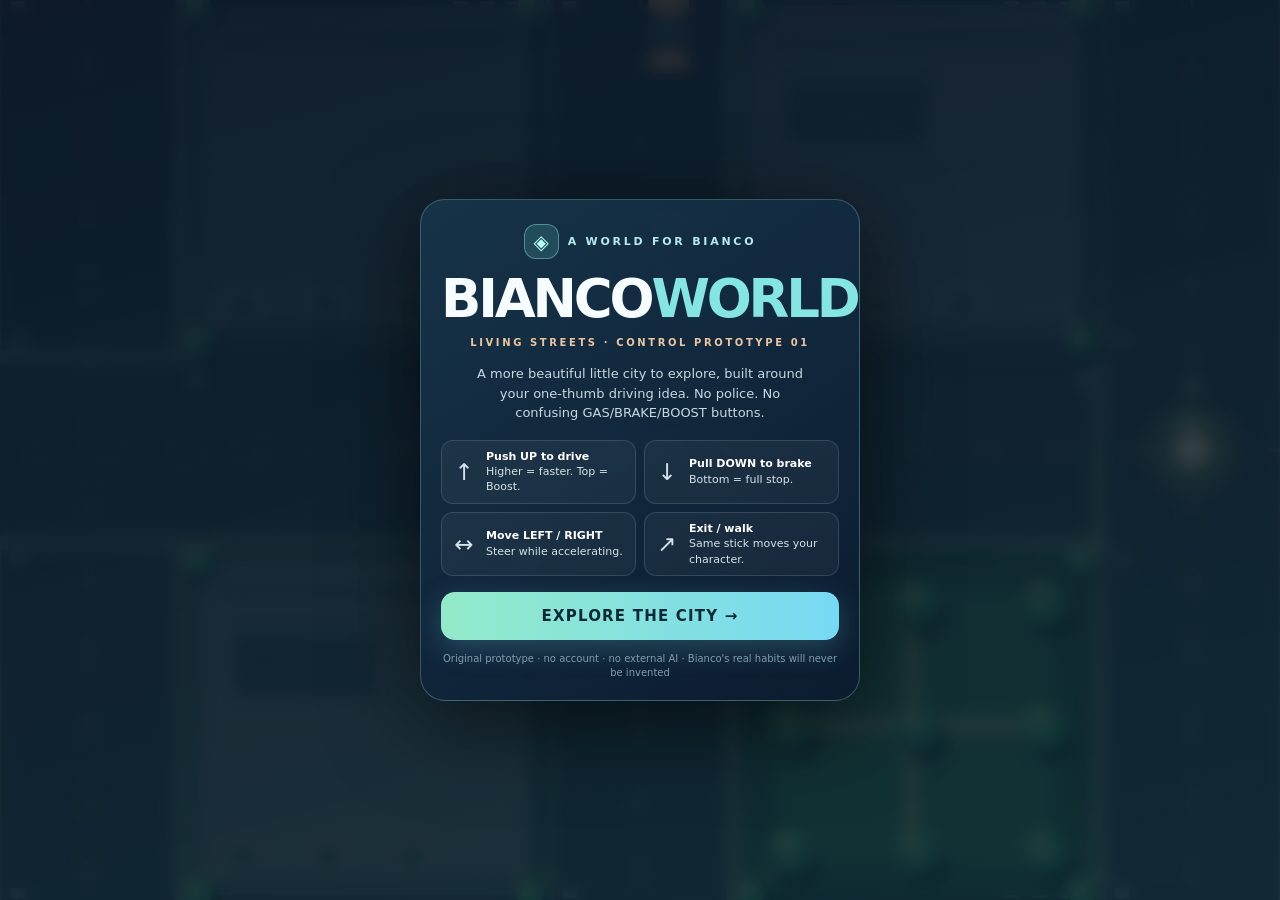
<file: arcade/lab/biancoworld-alpha/index.html>
<!doctype html>
<html lang="en">
<head>
<meta charset="utf-8"><meta name="viewport" content="width=device-width, initial-scale=1, maximum-scale=1, viewport-fit=cover, user-scalable=no">
<meta name="theme-color" content="#0e2030">
<title>BiancoWorld — Living Streets Alpha</title>
<style>
:root{--sea:#79d7e1;--gold:#ffd9a4;--ink:#091927;--white:#f6fcff}
*{box-sizing:border-box}html,body{margin:0;width:100%;height:100%;overflow:hidden;background:var(--ink);color:var(--white);font:500 14px/1.4 system-ui,-apple-system,"Segoe UI",sans-serif;touch-action:none;-webkit-user-select:none;user-select:none;overscroll-behavior:none}
#scene{position:fixed;inset:0;width:100%;height:100%;display:block;touch-action:none}
#shade{position:fixed;inset:0;z-index:10;display:flex;align-items:center;justify-content:center;padding:18px;background:linear-gradient(165deg,#071221df,#09222bcf);backdrop-filter:blur(8px);-webkit-backdrop-filter:blur(8px)}
.panel{border:1px solid #9de8e248;background:linear-gradient(145deg,#17354af5,#0c1c30f7);box-shadow:0 20px 90px #0009;border-radius:25px;text-align:center;padding:24px 20px 20px;width:min(440px,100%);max-height:calc(100dvh - 30px);overflow-y:auto;overscroll-behavior:contain}
.emblem{display:flex;align-items:center;justify-content:center;gap:9px;letter-spacing:.25em;text-transform:uppercase;color:#b5ebeb;font-size:11px;font-weight:900}
.emblem span{display:grid;place-items:center;width:35px;height:35px;border-radius:12px;background:#73dfd329;color:#b5fff3;border:1px solid #85e8e270;font-size:20px;letter-spacing:0}
h1{font-size:clamp(34px,8vw,53px);line-height:1.02;margin:13px 0 3px;letter-spacing:-.06em;font-weight:900}h1 b{color:#85e5e2}
.kicker{font-size:10px;text-transform:uppercase;letter-spacing:.26em;color:#eac59f;font-weight:900;margin:10px 0 14px}
.desc{font-size:13px;line-height:1.5;color:#c5d9e2;max-width:330px;margin:0 auto 17px}
.instructions{display:grid;grid-template-columns:1fr 1fr;gap:8px;text-align:left;margin:16px 0}
.tip{display:flex;align-items:center;gap:9px;border-radius:12px;background:#ffffff0b;border:1px solid #c7faff24;padding:8px 9px;min-height:54px;font-size:11px;color:#d3e3e9}
.tip strong{display:block;font-size:11px;color:#fff}
.tip i{font-size:23px;font-style:normal;min-width:26px;text-align:center}
.primary{font:900 15px system-ui;letter-spacing:.08em;background:linear-gradient(90deg,#93eac9,#77d9f3);border:0;border-radius:14px;width:100%;padding:15px 10px;color:#092936;box-shadow:0 8px 28px #71c9d641;cursor:pointer}
.fine{color:#7f9eae;font-size:10px;margin:12px 0 0}
#hud{position:fixed;z-index:4;top:max(12px,env(safe-area-inset-top));left:max(10px,env(safe-area-inset-left));right:max(10px,env(safe-area-inset-right));display:flex;gap:8px;justify-content:space-between;align-items:flex-start;pointer-events:none}
.pill{border:1px solid #a6eaeb48;background:#0a2130d8;box-shadow:0 5px 20px #0005;backdrop-filter:blur(9px);-webkit-backdrop-filter:blur(9px);border-radius:13px;padding:9px 11px}
.heading{font-size:10px;letter-spacing:.15em;color:#b7f0e9;font-weight:900;white-space:nowrap}
#task{font-size:12px;font-weight:800;max-width:220px;line-height:1.28;margin-top:4px;color:#fff3e4}
.hudright{display:flex;flex-direction:column;align-items:end;gap:5px;text-align:right}.big{font-size:18px;font-weight:900;font-variant-numeric:tabular-nums}.sub{font-size:10px;letter-spacing:.05em;color:#a8d1da}
#nitro{display:flex;align-items:center;gap:6px;font-size:10px;color:#f3d6ab;font-weight:800}.progress{width:56px;height:6px;background:#284559;border-radius:10px;overflow:hidden}#fill{height:100%;width:100%;background:linear-gradient(90deg,#e4b17e,#fce5af)}
#guide{position:fixed;z-index:4;top:110px;left:50%;transform:translateX(-50%);max-width:80vw;min-width:160px;border:1px solid #d6e6b848;background:#122733c9;border-radius:12px;padding:8px 13px;font-size:12px;text-align:center;color:#f7e1b2;pointer-events:none}
#controls{position:fixed;z-index:5;inset:0;pointer-events:none}
#padArea{position:absolute;pointer-events:auto;left:max(17px,env(safe-area-inset-left));bottom:calc(max(17px,env(safe-area-inset-bottom)) + 11px);width:clamp(140px,40vw,182px);height:clamp(140px,40vw,182px);border-radius:50%;touch-action:none;border:2px solid #a7dce57c;background:radial-gradient(circle,#174052df 0,#103147cc 50%,#08202fdf 100%);box-shadow:inset 0 0 34px #46c5bb24,0 6px 26px #000a;overflow:visible}
#padArea:before{content:"";position:absolute;inset:11px;border:1px dashed #9adeca5c;border-radius:50%}
.axis{position:absolute;font-size:9px;letter-spacing:.08em;font-weight:900;pointer-events:none;text-shadow:0 2px 4px #000}.axis.top{top:9px;left:50%;transform:translateX(-50%);color:#fff1ae}.axis.bottom{bottom:8px;left:50%;transform:translateX(-50%);color:#ffc9be}.axis.left{left:10px;top:48%;color:#a3d9ec}.axis.right{right:10px;top:48%;color:#a3d9ec}
#knob{position:absolute;top:50%;left:50%;width:44%;height:44%;border-radius:50%;transform:translate(-50%,-50%);background:linear-gradient(145deg,#afecea,#498fa8);border:2px solid #d4fffb;box-shadow:0 5px 20px #0008,0 0 19px #91fce75b;pointer-events:none;display:grid;place-items:center}
#knob:after{content:"↕";font-size:25px;color:#103744;font-weight:800}
#padArea.active #knob{background:linear-gradient(145deg,#cbfff3,#60d1dc)}
#padArea.boost #knob{box-shadow:0 0 0 5px #fce6a36e,0 0 24px #fff0bd}
.rightcontrols{position:absolute;right:max(17px,env(safe-area-inset-right));bottom:calc(max(23px,env(safe-area-inset-bottom)) + 8px);display:flex;flex-direction:column;align-items:center;gap:12px;pointer-events:none}
.action{pointer-events:auto;touch-action:none;border:1px solid #b7dfe07a;min-width:94px;height:56px;border-radius:17px;background:linear-gradient(145deg,#2d5861,#21404c);color:#e1ffff;font-weight:900;font-size:12px;letter-spacing:.03em;box-shadow:0 5px 18px #0007;-webkit-tap-highlight-color:transparent}
.action em{font-style:normal;font-size:20px;margin-right:3px;vertical-align:middle}.action:active,.action.held{background:#a3eed8;color:#16373b}
#reverse{background:linear-gradient(145deg,#3b4b61,#222f46);height:58px}#reverse.held{background:#eac7a4;color:#28343b}
#reverse:disabled{opacity:.4}
#footHint{position:absolute;right:max(12px,env(safe-area-inset-right));bottom:180px;font-size:11px;color:#deebee;text-shadow:0 1px 4px #000;max-width:125px;line-height:1.25;text-align:right}
#toast{position:fixed;top:31%;left:50%;transform:translate(-50%,-15px);opacity:0;transition:opacity .15s,transform .15s;z-index:7;max-width:85vw;min-width:180px;text-align:center;background:#17394bef;border:1px solid #d9f2e0a0;border-radius:14px;padding:12px 17px;font-size:13px;font-weight:800;pointer-events:none;box-shadow:0 10px 26px #0007}
#toast.show{opacity:1;transform:translate(-50%,0)}
#legend{position:fixed;bottom:max(12px,env(safe-area-inset-bottom));left:50%;transform:translateX(-50%);font-size:10px;color:#b9cdd0;letter-spacing:.08em;text-shadow:0 2px 8px #0007;pointer-events:none;z-index:3;white-space:nowrap}
#again{position:fixed;top:calc(max(12px,env(safe-area-inset-top)) + 76px);right:max(10px,env(safe-area-inset-right));z-index:5;border:1px solid #c6e9ee58;background:#153146d8;color:#dcf6f7;padding:7px 10px;border-radius:9px;font-size:10px;font-weight:900}
.hidden{display:none!important}
@media(max-width:360px){#task{font-size:10px;max-width:175px}#padArea{width:139px;height:139px}.action{min-width:78px;height:52px}.pill{padding:8px}.big{font-size:14px}}
@media(max-height:510px){#padArea{width:125px;height:125px;bottom:10px}.rightcontrols{bottom:9px;gap:7px}.action{height:44px;min-width:100px}.panel{padding:12px}.instructions{margin:8px 0}.tip{min-height:40px}.kicker{margin:3px 0}#guide{top:60px}#again{top:53px}#legend{display:none}#footHint{bottom:125px}}
</style>
</head>
<body>
<canvas id="scene" aria-label="BiancoWorld living streets game world"></canvas>
<div id="hud" class="hidden"><div class="pill"><div class="heading">◈ BIANCO WORLD <span style="color:#f3ccad">· ALPHA 01</span></div><div id="task">Follow the glowing waypoint</div></div><div class="hudright"><div class="pill"><div class="big"><span id="speed">0</span> <small style="font-size:10px">KM/H</small></div><div class="sub" id="mode">DRIVING · $0</div><div id="nitro"><span>BOOST</span><div class="progress"><div id="fill"></div></div><span id="boostpct">100%</span></div></div></div></div>
<div id="guide" class="hidden">↑ SPEED · TOP = BOOST · ↓ BRAKE</div>
<button id="again" class="hidden">↻ RESTART</button>
<div id="controls" class="hidden"><div id="padArea" aria-label="Analog joystick: up to accelerate, down to brake, left right to steer" role="application"><span class="axis top">BOOST ↑</span><span class="axis bottom">BRAKE ↓</span><span class="axis left">◀</span><span class="axis right">▶</span><div id="knob"></div></div>
<div id="footHint">One stick to drive,<br>steer and brake</div>
<div class="rightcontrols"><button class="action" id="interact"><em>↗</em><span id="actLabel">EXIT CAR</span></button><button class="action" id="reverse"><em>R</em> REVERSE</button></div></div>
<div id="toast"></div><div id="legend" class="hidden">LIVING CITY LAB · NO POLICE IN THIS PROTOTYPE</div>
<div id="shade"><div class="panel"><div class="emblem"><span>◈</span> a world for Bianco</div><h1>BIANCO<b>WORLD</b></h1><div class="kicker">Living Streets · Control Prototype 01</div><p class="desc">A more beautiful little city to explore, built around your one-thumb driving idea. No police. No confusing GAS/BRAKE/BOOST buttons.</p>
<div class="instructions"><div class="tip"><i>↑</i><div><strong>Push UP to drive</strong>Higher = faster. Top = Boost.</div></div><div class="tip"><i>↓</i><div><strong>Pull DOWN to brake</strong>Bottom = full stop.</div></div><div class="tip"><i>↔</i><div><strong>Move LEFT / RIGHT</strong>Steer while accelerating.</div></div><div class="tip"><i>↗</i><div><strong>Exit / walk</strong>Same stick moves your character.</div></div></div>
<button class="primary" id="start">EXPLORE THE CITY →</button><p class="fine">Original prototype · no account · no external AI · Bianco's real habits will never be invented</p></div></div>
<script>
(()=>{'use strict';
const $=id=>document.getElementById(id), canvas=$('scene'),ctx=canvas.getContext('2d',{alpha:false});
const clamp=(v,a,b)=>Math.max(a,Math.min(b,v)),lerp=(a,b,t)=>a+(b-a)*t,TAU=Math.PI*2;
const WORLD=2960, STREET=[300,760,1220,1680,2140,2600], R=72;
const state={started:false,foot:false,x:760,y:760,a:0,v:0,carX:760,carY:760,carA:0,nitro:100,cash:0,stage:0,reverse:false,clock:0,blockedAt:-10,last:performance.now(),guideUntil:0,toastUntil:0,toastText:'',camX:760,camY:760,viewW:390,viewH:844,dpr:1,zoom:.82};
const stick={x:0,y:0,pointer:null,held:false};
const lots=[],parks=[],lamps=[],citizens=[],traffic=[];
let randomSeed=93001;function rand(){randomSeed=(randomSeed*1664525+1013904223)>>>0;return randomSeed/4294967296}
const rooftops=['#546f79','#627c88','#687983','#657486','#617e79','#777485','#6b847f'];
for(let i=0;i<STREET.length-1;i++)for(let j=0;j<STREET.length-1;j++){
 const x=STREET[i]+R+17,y=STREET[j]+R+17,w=STREET[i+1]-STREET[i]-2*(R+17),h=STREET[j+1]-STREET[j]-2*(R+17);
 if((i===1&&j===1)||(i===3&&j===2)){parks.push({x,y,w,h});continue}
 lots.push({x,y,w,h,col:rooftops[(i*3+j*2)%rooftops.length],r:rand(),name:(i+j)%3});
}
for(const cx of STREET)for(const cy of STREET)for(let k=0;k<4;k++){const x=cx+(k%2?92:-92),y=cy+(k>1?92:-92);lamps.push({x,y});}
for(let i=0;i<18;i++){const vertical=i%2===0, road=STREET[Math.floor(rand()*STREET.length)], dir=i%4<2?1:-1;
 traffic.push({vertical,dir,road,pos:80+rand()*2800,lane:dir>0?24:-24,speed:45+rand()*40,color:['#f2bd91','#79b4c8','#bdc7db','#b4c98d'][i%4]});}
const people=[{name:'Mira',x:1220,y:760,route:[[1220,760],[1220,1190],[1680,1190],[1680,760]],i:0,color:'#f0b899'},
{name:'Nour',x:1680,y:1680,route:[[1680,1680],[2140,1680],[2140,2140],[1680,2140]],i:0,color:'#bad9bf'}];
const tasks=[{x:1220,y:760,title:'Visit the Market Square',reward:80},{x:1680,y:1220,title:'Explore the riverside boulevard',reward:120},{x:760,y:2140,title:'Find the garden lights',reward:160}];
function resize(){const w=innerWidth,h=innerHeight;state.viewW=w;state.viewH=h;state.dpr=Math.min(devicePixelRatio||1,2);canvas.width=Math.round(w*state.dpr);canvas.height=Math.round(h*state.dpr);state.zoom=clamp(Math.min(w/505,h/580),.75,1.2)}
window.addEventListener('resize',resize,{passive:true});resize();
function rect(x,y,w,h,c){ctx.fillStyle=c;ctx.fillRect(x,y,w,h)}
function circle(x,y,r,c){ctx.beginPath();ctx.arc(x,y,r,0,TAU);ctx.fillStyle=c;ctx.fill()}
function text(s,x,y,font,color,align='center'){ctx.font=font;ctx.fillStyle=color;ctx.textAlign=align;ctx.fillText(s,x,y)}
function visible(x,y,r=280){return Math.abs(x-state.camX)<state.viewW/(2*state.zoom)+r&&Math.abs(y-state.camY)<state.viewH/(2*state.zoom)+r}
function build(x,y,w,h,col,variant){
 rect(x+13,y+19,w,h,'#0a223680');rect(x+2,y+9,w,h,'#344754');rect(x,y,w,h,col);
 rect(x+10,y+12,w-20,h-24,'#ffffff0a');rect(x+21,y+24,w-42,9,'#1b405070');
 if(variant>.45){rect(x+33,y+52,w*.42,64,'#405b68');rect(x+36,y+56,w*.42-6,9,'#94c5ca77')}
 for(let i=0;i<3;i++){const wx=x+26+i*70;if(wx+25>x+w-10)continue;rect(wx,y+h-42,29,20,'#e7ca9e65');rect(wx+5,y+h-37,19,11,'#1c4b5a')}
 rect(x+10,y+h-13,w-20,5,'#2b4754')
}
function ground(){rect(0,0,WORLD,WORLD,'#244b50');
 for(const [i,cx]of STREET.entries()){
  rect(cx-R-11,0,2*R+22,WORLD,'#698380');rect(0,cx-R-11,WORLD,2*R+22,'#698380');
  rect(cx-R,0,R*2,WORLD,'#334b59');rect(0,cx-R,WORLD,R*2,'#334b59');
 }
 ctx.strokeStyle='#f7e6c356';ctx.lineWidth=3;ctx.setLineDash([26,35]);ctx.beginPath();for(const v of STREET){ctx.moveTo(v,0);ctx.lineTo(v,WORLD);ctx.moveTo(0,v);ctx.lineTo(WORLD,v)}ctx.stroke();ctx.setLineDash([]);
 for(const cx of STREET)for(const cy of STREET){
  for(let k=-2;k<=2;k++){rect(cx-110+k*23,cy-95,12,8,'#e7f0dc77');rect(cx-110+k*23,cy+86,12,8,'#e7f0dc77');rect(cx-94,cy-111+k*23,8,12,'#e7f0dc77');rect(cx+86,cy-111+k*23,8,12,'#e7f0dc77')}
 }
 // A canal with light edges brings depth to the district.
 rect(2810,0,145,WORLD,'#1b5565');rect(2810,0,12,WORLD,'#d7cdaa77');
 for(let y=42;y<WORLD;y+=85){ctx.strokeStyle='#80dce744';ctx.lineWidth=3;ctx.beginPath();ctx.moveTo(2840,y);ctx.quadraticCurveTo(2880,y-10,2925,y+2);ctx.stroke()}
 for(const p of parks){rect(p.x,p.y,p.w,p.h,'#2c6555');rect(p.x+25,p.y+25,p.w-50,p.h-50,'#3c8065');rect(p.x+20,p.y+p.h*.47,p.w-40,16,'#d3c9a27c');rect(p.x+p.w*.46,p.y+20,15,p.h-40,'#d3c9a27c');for(let n=0;n<9;n++){const a=n*2.5;const xx=p.x+36+(n%3)*(p.w-70)/2,yy=p.y+38+Math.floor(n/3)*(p.h-75)/2;circle(xx+7,yy+12,19,'#102e37a0');circle(xx,yy,18,'#3b9d76');circle(xx-4,yy-7,11,'#85b887')}}
 for(const l of lots){if(visible(l.x+l.w/2,l.y+l.h/2,320))build(l.x,l.y,l.w,l.h,l.col,l.r)}
 // Street trees and lanterns.
 for(const z of lamps)if(visible(z.x,z.y,50)){circle(z.x+4,z.y+6,15,'#0a25306b');circle(z.x,z.y,12,'#3f9a7b');circle(z.x-3,z.y-3,7,'#8abb8f');circle(z.x+15,z.y-15,3,'#ffddab');}
 text('BIANCO PARK',1050,1160,'bold 21px system-ui','#d6efdcaa');text('OLD QUARTER',1850,165,'bold 22px system-ui','#d6efdcaa');
 }
function drawCar(x,y,a,color,police=false){ctx.save();ctx.translate(x,y);ctx.rotate(a);rect(-33,-17,70,39,'#0b26399c');rect(-32,-17,65,34,color);rect(-11,-14,27,28,'#153c51');rect(-7,-12,18,24,'#4a7b8a');rect(28,-12,5,8,'#ffe3a3');rect(28,4,5,8,'#ffe3a3');rect(-32,-13,4,8,'#f59f9c');rect(-32,5,4,8,'#f59f9c');rect(-17,-19,11,5,'#182b38');rect(12,-19,11,5,'#182b38');rect(-17,14,11,5,'#182b38');rect(12,14,11,5,'#182b38');ctx.restore()}
function drawPerson(p){circle(p.x+4,p.y+7,13,'#0927368b');circle(p.x,p.y,10,p.color);circle(p.x-2,p.y-5,6,'#ecc8a7');circle(p.x+2,p.y-4,2,'#fef0d8');text(p.name,p.x,p.y-18,'bold 11px system-ui','#e6f9ef')}
function render(){const {viewW:w,viewH:h,dpr,zoom}=state;ctx.setTransform(dpr,0,0,dpr,0,0);rect(0,0,w,h,'#14313f');ctx.save();ctx.translate(w/2,h/2);ctx.scale(zoom,zoom);ctx.translate(-state.camX,-state.camY);ground();
 for(const c of traffic){const x=c.vertical?c.road+c.lane:c.pos,y=c.vertical?c.pos:c.road+c.lane;if(visible(x,y))drawCar(x,y,c.vertical?(c.dir>0?Math.PI/2:-Math.PI/2):(c.dir>0?0:Math.PI),c.color)}
 for(const p of people)if(visible(p.x,p.y))drawPerson(p);
 const t=tasks[state.stage];if(t){const pulse=1+.18*Math.sin(state.clock*4);circle(t.x,t.y,38*pulse,'#ffe9a43c');circle(t.x,t.y,16,'#ffe0a7');circle(t.x,t.y,7,'#fff');text('✦',t.x,t.y-42,'26px system-ui','#fff0be')}
 drawCar(state.carX,state.carY,state.carA,'#97e5dc');if(state.foot){drawPerson({name:'YOU',x:state.x,y:state.y,color:'#f8d0a1'});}else{circle(state.x,state.y,40,'#7be4cf22')}
 ctx.restore();if(t){const a=Math.atan2(t.y-state.y,t.x-state.x);const arrowX=w/2+Math.cos(a)*Math.min(90,w*.22),arrowY=h/2+Math.sin(a)*Math.min(65,h*.13);ctx.save();ctx.translate(arrowX,arrowY);ctx.rotate(a);ctx.beginPath();ctx.moveTo(15,0);ctx.lineTo(-9,-9);ctx.lineTo(-9,9);ctx.closePath();ctx.fillStyle='#ffe7aa';ctx.fill();ctx.restore()}}
function blocked(x,y,r){if(x<30||y<30||x>WORLD-30||y>WORLD-30)return true;for(const b of lots){if(x+r>b.x&&x-r<b.x+b.w&&y+r>b.y&&y-r<b.y+b.h)return true}return false}
function moveObject(o,nx,ny,r){let ox=o.x,oy=o.y;if(!blocked(nx,o.y,r))o.x=nx;if(!blocked(o.x,ny,r))o.y=ny;return Math.abs(o.x-ox)+Math.abs(o.y-oy)>0.0001}
function moveToward(value,target,limit){return value<target?Math.min(value+limit,target):Math.max(value-limit,target)}
function update(dt){state.clock+=dt;for(const c of traffic){c.pos+=c.dir*c.speed*dt;if(c.pos>WORLD+40)c.pos=-40;if(c.pos< -40)c.pos=WORLD+40}
 for(const p of people){const next=p.route[p.i];const dx=next[0]-p.x,dy=next[1]-p.y,d=Math.hypot(dx,dy);if(d<7)p.i=(p.i+1)%p.route.length;else{p.x+=dx/d*40*dt;p.y+=dy/d*40*dt}}
 if(state.foot){let dx=stick.x,dy=stick.y,m=Math.hypot(dx,dy),speed=155;if(m>1){dx/=m;dy/=m}moveObject(state,state.x+dx*speed*dt,state.y+dy*speed*dt,12);$('reverse').classList.add('hidden');$('actLabel').textContent=Math.hypot(state.x-state.carX,state.y-state.carY)<85?'ENTER CAR':'INTERACT';$('footHint').innerHTML='Move freely with<br>the same stick'}
 else{
  const up=clamp(-stick.y,0,1),down=clamp(stick.y,0,1),active=up>.1,boost=active&&up>=.88&&state.nitro>0&&!state.reverse;
  let target=0,accel=160;
  if(state.reverse){if((state.v<=0||Math.abs(state.v)<13)&&active){target=-clamp((up-.1)/.9,0,1)*92;accel=155}else{target=0;accel=340}}
  else if(active){const frac=clamp((up-.1)/.9,0,1);target=boost?220+frac*48:8+frac*187;accel=boost?200:160;
    if(boost)state.nitro=Math.max(0,state.nitro-20*dt)}
  else{target=0;accel=down>.08?140+down*460:95}
  if(!boost)state.nitro=Math.min(100,state.nitro+8*dt);
  state.v=moveToward(state.v,target,accel*dt);
  if(Math.abs(state.v)<.5)state.v=0;
  const steering=stick.x;state.a+=steering*(state.v<0?-1:1)*(1.6+Math.min(Math.abs(state.v)/140,.5))*dt*Math.max(.18,Math.min(1,Math.abs(state.v)/38));
  const moved=moveObject(state,state.x+Math.cos(state.a)*state.v*dt,state.y+Math.sin(state.a)*state.v*dt,26);
  if(!moved&&Math.abs(state.v)>8){state.v=0;if(state.clock-state.blockedAt>3){state.blockedAt=state.clock;toast('Obstacle ahead — steer back onto the road')}}
  state.carX=state.x;state.carY=state.y;state.carA=state.a;
  $('reverse').classList.remove('hidden');$('actLabel').textContent='EXIT CAR';$('footHint').innerHTML='↑ SPEED · ↓ BRAKE<br>TOP = BOOST';
  $('padArea').classList.toggle('boost',boost)
 }
 const task=tasks[state.stage];if(task&&Math.hypot(task.x-state.x,task.y-state.y)<80){state.cash+=task.reward;state.stage++;toast('✦ Destination reached · +$'+task.reward);if(!tasks[state.stage])toast('All routes done! Explore freely.')}
 const target=state.foot?state:state;
 state.camX=lerp(state.camX,target.x,Math.min(1,dt*5));state.camY=lerp(state.camY,target.y,Math.min(1,dt*5));
 $('task').textContent=tasks[state.stage]?tasks[state.stage].title:'FREE ROAM · Discover the city';$('speed').textContent=state.foot?'WALK':Math.round(Math.abs(state.v)*.65);$('mode').textContent=(state.foot?'WALKING':'DRIVING')+' · $'+state.cash;$('fill').style.width=state.nitro+'%';$('boostpct').textContent=Math.round(state.nitro)+'%';
 if(state.toastUntil&&performance.now()>state.toastUntil){$('toast').classList.remove('show');state.toastUntil=0}
}
function toast(message){$('toast').textContent=message;$('toast').classList.add('show');state.toastUntil=performance.now()+2200}
function reset(){Object.assign(state,{foot:false,x:760,y:760,a:0,v:0,carX:760,carY:760,carA:0,nitro:100,cash:0,stage:0,reverse:false,clock:0,camX:760,camY:760});stick.x=0;stick.y=0;stick.held=false;stick.pointer=null;$('reverse').classList.remove('held');$('padArea').classList.remove('boost','active');$('knob').style.transform='translate(-50%,-50%)'}
function interact(){if(!state.started)return;if(!state.foot){if(Math.abs(state.v)>20){toast('Slow down to exit');return}state.foot=true;state.x=clamp(state.x+37,28,WORLD-28);state.y=clamp(state.y+30,28,WORLD-28);$('reverse').classList.add('hidden');toast('Walking mode · joystick moves in every direction');return}
 if(Math.hypot(state.x-state.carX,state.y-state.carY)<85){state.foot=false;state.x=state.carX;state.y=state.carY;state.a=state.carA;state.v=0;state.reverse=false;toast('Back in the car!')}else{let nearest=people.find(p=>Math.hypot(state.x-p.x,state.y-p.y)<88);if(nearest)toast(nearest.name+' has a daily route. Learning will come later.');else toast('Walk closer to a citizen or return to your car')}}
function pointerUpdate(ev){const r=$('padArea').getBoundingClientRect(),cx=r.left+r.width/2,cy=r.top+r.height/2,reach=r.width*.36;stick.x=clamp((ev.clientX-cx)/reach,-1,1);stick.y=clamp((ev.clientY-cy)/reach,-1,1);
 $('knob').style.transform=`translate(calc(-50% + ${stick.x*r.width*.25}px), calc(-50% + ${stick.y*r.height*.25}px))`}
const pad=$('padArea');pad.addEventListener('pointerdown',ev=>{ev.preventDefault();if(stick.pointer!==null)return;stick.held=true;stick.pointer=ev.pointerId;pad.classList.add('active');try{pad.setPointerCapture(ev.pointerId)}catch(_e){}pointerUpdate(ev)});pad.addEventListener('pointermove',ev=>{if(stick.pointer===ev.pointerId)pointerUpdate(ev)});
function release(ev){if(stick.pointer!==ev.pointerId)return;stick.pointer=null;stick.held=false;stick.x=stick.y=0;pad.classList.remove('active','boost');$('knob').style.transform='translate(-50%,-50%)'}
for(const n of ['pointerup','pointercancel','lostpointercapture'])pad.addEventListener(n,release);
$('reverse').addEventListener('pointerdown',ev=>{ev.preventDefault();if(state.foot)return;state.reverse=true;const b=$('reverse');b.classList.add('held');try{b.setPointerCapture(ev.pointerId)}catch(_e){};if(Math.abs(state.v)>12)toast('Brake first, then hold Reverse and push UP')});
for(const n of ['pointerup','pointercancel','lostpointercapture'])$('reverse').addEventListener(n,()=>{state.reverse=false;$('reverse').classList.remove('held')});
$('interact').addEventListener('click',interact);$('again').addEventListener('click',()=>{reset();toast('Fresh start — no progress lost outside this demo')});
$('start').addEventListener('click',()=>{state.started=true;state.last=performance.now();$('shade').classList.add('hidden');$('hud').classList.remove('hidden');$('guide').classList.remove('hidden');$('again').classList.remove('hidden');$('controls').classList.remove('hidden');$('legend').classList.remove('hidden');state.guideUntil=performance.now()+9500;toast('Try a diagonal UP+RIGHT motion for steering while accelerating')});
const keys={};window.addEventListener('keydown',ev=>{const k=ev.key.toLowerCase();keys[k]=true;if(['arrowup','arrowdown','arrowleft','arrowright',' '].includes(k))ev.preventDefault();if(k==='e'&&!ev.repeat)interact();if(k==='r')state.reverse=true});window.addEventListener('keyup',ev=>{const k=ev.key.toLowerCase();keys[k]=false;if(k==='r')state.reverse=false});window.addEventListener('blur',()=>{Object.keys(keys).forEach(k=>keys[k]=false);state.reverse=false;stick.x=stick.y=0});
const previousUpdate=update;
function keyboardInput(){if(stick.held)return;stick.x=(keys.d||keys.arrowright?1:0)-(keys.a||keys.arrowleft?1:0);stick.y=(keys.s||keys.arrowdown?1:0)-(keys.w||keys.arrowup?1:0)}
function frame(now){const dt=clamp((now-state.last)/1000,0,.042);state.last=now;if(state.started){keyboardInput();previousUpdate(dt);if(state.guideUntil&&now>state.guideUntil){$('guide').classList.add('hidden');state.guideUntil=0}}render();requestAnimationFrame(frame)}
reset();window.BIANCO_DEBUG={getState:()=>({x:state.x,y:state.y,a:state.a,v:state.v,nitro:state.nitro,stage:state.stage,foot:state.foot,reverse:state.reverse,stick:{x:stick.x,y:stick.y},started:state.started})};requestAnimationFrame(frame);
})();
</script>
</body></html>
</file>
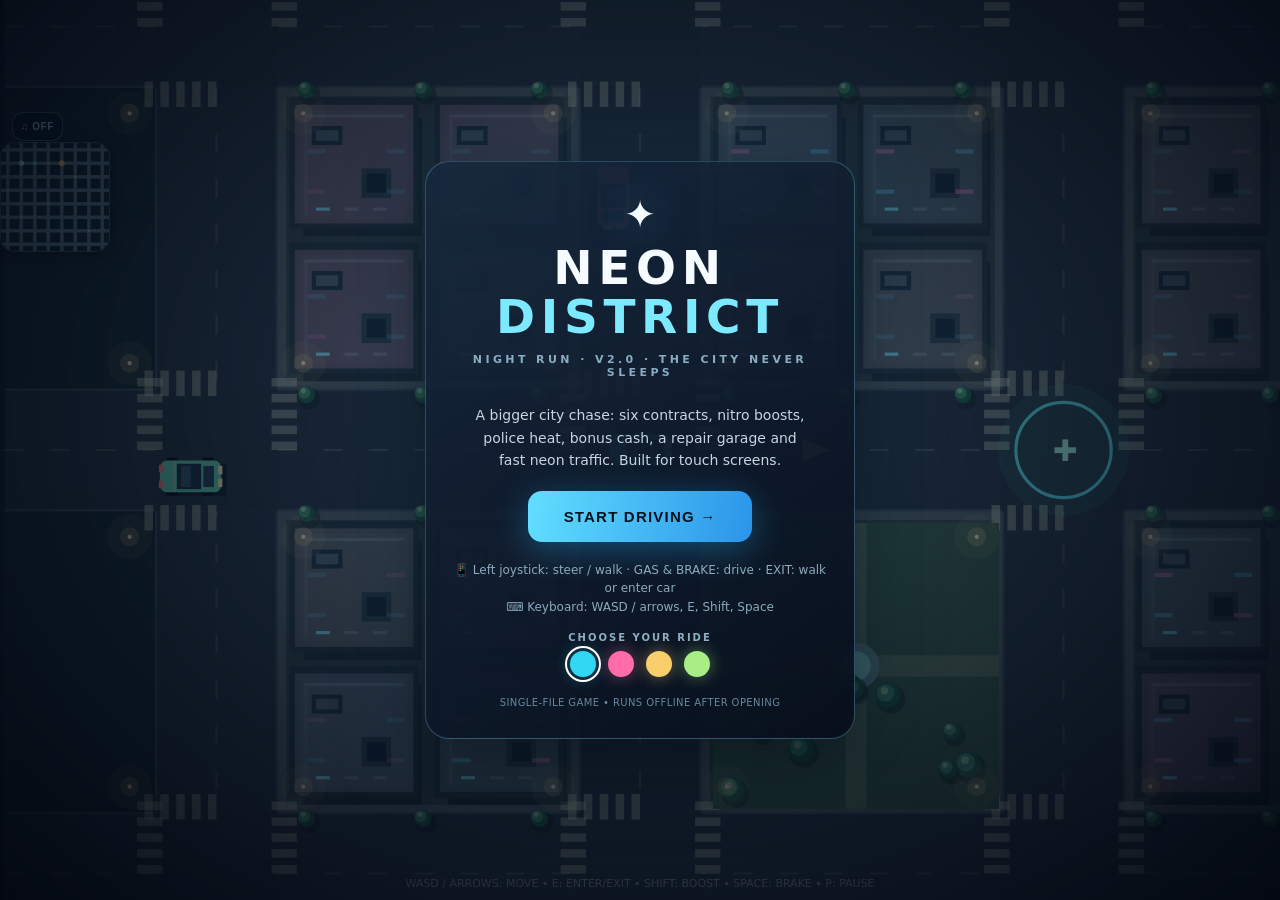
<file: arcade/neon-district-v2.html>
<!DOCTYPE html>
<html lang="en">
<head>
<meta charset="utf-8"><meta name="viewport" content="width=device-width,initial-scale=1,maximum-scale=1,user-scalable=no,viewport-fit=cover"><meta name="theme-color" content="#0a101d">
<title>NEON DISTRICT 2 · NIGHT RUN — Play Online</title>
<style>
:root{--cyan:#7ce9ff;--gold:#ffd27b;--line:rgba(190,230,255,.24)}*{box-sizing:border-box}html,body{margin:0;width:100%;height:100%;overflow:hidden;background:#090f19;color:#f5fbff;font:500 14px system-ui,-apple-system,BlinkMacSystemFont,"Segoe UI",sans-serif;touch-action:none;overscroll-behavior:none}canvas{position:fixed;inset:0;width:100%;height:100%;display:block;touch-action:none}#shade{position:fixed;inset:0;background:radial-gradient(ellipse at 50% 44%,rgba(20,40,70,.33),rgba(2,6,15,.94));z-index:20;display:grid;place-items:center;padding:24px}#panel{width:min(430px,100%);text-align:center;padding:30px 25px;background:linear-gradient(145deg,rgba(23,41,61,.94),rgba(7,14,27,.95));border:1px solid rgba(138,218,255,.27);border-radius:24px;box-shadow:0 20px 80px #0009,0 0 80px #2bbdff1b}#emblem{font-size:39px;filter:drop-shadow(0 0 22px #26d6ff88)}h1{font-size:clamp(32px,6vw,47px);letter-spacing:.12em;margin:6px -8px 2px;line-height:1.05;font-weight:900}h1 span{color:var(--cyan)}#tagline{font-size:11px;letter-spacing:.31em;color:#89acc2;font-weight:800;margin-top:12px}#desc{font-size:14px;line-height:1.6;color:#c6d5e1;margin:25px auto 19px;max-width:340px}.primary{appearance:none;border:0;border-radius:14px;background:linear-gradient(100deg,#61dfff,#2b94e9);color:#04111e;font-weight:900;letter-spacing:.08em;font-size:15px;padding:17px 36px;min-width:210px;box-shadow:0 8px 35px #26b7fd55;cursor:pointer}.primary:active{transform:scale(.98)}#help{font-size:12px;color:#8da9bc;margin:19px auto 0;line-height:1.55}.hidden{display:none!important}#hud{position:fixed;z-index:5;top:max(12px,env(safe-area-inset-top));left:max(12px,env(safe-area-inset-left));right:max(12px,env(safe-area-inset-right));pointer-events:none;display:flex;justify-content:space-between;align-items:flex-start;gap:10px}.glass{background:rgba(7,16,31,.73);border:1px solid rgba(145,207,245,.22);box-shadow:0 5px 25px #0005;backdrop-filter:blur(10px);-webkit-backdrop-filter:blur(10px);border-radius:13px}.hud-left{padding:12px 15px;min-width:195px;max-width:min(340px,70vw)}.tiny{color:#79a5bb;font-size:9px;letter-spacing:.21em;font-weight:900}.mission{font-size:clamp(12px,3vw,16px);font-weight:850;margin-top:6px;letter-spacing:.005em;line-height:1.24}.detail{font-size:11px;color:#c1d3df;margin-top:5px;max-width:330px}.hud-right{display:flex;flex-direction:column;align-items:flex-end;gap:6px}.money{font-size:15px;font-weight:850;padding:10px 12px;white-space:nowrap}.money b{color:#86efb4}.meter{padding:8px 10px;white-space:nowrap;font-size:12px;font-weight:700}.stars{color:#ffca72;letter-spacing:2px}#pause{pointer-events:auto;cursor:pointer;padding:8px 10px;font-size:15px;color:white}.speed{position:fixed;pointer-events:none;z-index:4;left:50%;transform:translateX(-50%);bottom:max(16px,env(safe-area-inset-bottom));padding:8px 14px;text-align:center;min-width:85px}.speed strong{font-weight:900;font-size:21px}.speed small{color:#8cacbd;letter-spacing:.1em}.controls{position:fixed;z-index:8;inset:0;pointer-events:none}#stickWrap{pointer-events:auto;position:absolute;left:max(22px,env(safe-area-inset-left));bottom:calc(max(26px,env(safe-area-inset-bottom)) + 11px);width:clamp(108px,23vw,155px);height:clamp(108px,23vw,155px);border-radius:50%;border:2px solid #9bdcff55;background:radial-gradient(circle,#588caa40 0 20%,#14344e66 63%,#081e3488 100%);box-shadow:inset 0 0 18px #7cdfff15;touch-action:none}#knob{position:absolute;width:42%;height:42%;top:29%;left:29%;border-radius:50%;background:linear-gradient(140deg,#a9edffcc,#4fa3cb88);box-shadow:0 0 20px #4bd2fa44;border:1px solid #d1faff77;transform:translate(0,0);pointer-events:none}.buttons{position:absolute;right:max(18px,env(safe-area-inset-right));bottom:calc(max(23px,env(safe-area-inset-bottom)) + 6px);display:grid;grid-template-columns:repeat(2,69px);grid-template-rows:repeat(2,69px);gap:12px;pointer-events:none}.ctrl{pointer-events:auto;touch-action:none;user-select:none;-webkit-user-select:none;border:1px solid #b0e6ff66;border-radius:50%;background:#142b43d9;color:#eafaff;font-size:11px;letter-spacing:.04em;font-weight:900;box-shadow:inset 0 0 18px #7ee6ff1a,0 6px 20px #0007}.ctrl:active,.ctrl.down{background:#49c3ffba;color:#082033;transform:scale(.95)}#gas{background:linear-gradient(135deg,#66ecaf,#169b83);color:#042b25;grid-column:2;grid-row:2}#brake{grid-column:1;grid-row:2}#act{grid-column:1;grid-row:1}#boost{grid-column:2;grid-row:1;background:#6653aecc}#toast{position:fixed;z-index:11;left:50%;top:28%;transform:translate(-50%,-20px);background:#102945f2;color:#e4faff;border:1px solid #7ddfffb0;border-radius:15px;padding:13px 23px;text-align:center;font-weight:900;font-size:17px;pointer-events:none;opacity:0;transition:opacity .25s,transform .25s;min-width:180px;max-width:86vw;box-shadow:0 12px 45px #000a}#toast.show{opacity:1;transform:translate(-50%,0)}#minimap{position:fixed;z-index:5;right:max(12px,env(safe-area-inset-right));top:calc(max(12px,env(safe-area-inset-top)) + 130px);width:110px;height:110px;background:#0d1d2beb;border:1px solid #86cce961;border-radius:15px;box-shadow:0 3px 20px #0008;pointer-events:none}#credit{font-size:10px;color:#67879c;letter-spacing:.04em;margin-top:20px}.desktopHint{position:fixed;z-index:3;bottom:10px;left:50%;transform:translateX(-50%);color:#fff8;font-size:11px;white-space:nowrap;pointer-events:none}@media(hover:hover) and (pointer:fine){.controls{opacity:.27;transition:opacity .2s}.controls:hover{opacity:1}.desktopHint{display:block}}@media(hover:none){.desktopHint{display:none}}@media(max-height:530px){.hud-left{padding:8px 11px}.detail{display:none}#minimap{width:80px;height:80px;top:80px}.buttons{grid-template-columns:repeat(2,57px);grid-template-rows:repeat(2,57px);gap:9px}#stickWrap{width:110px;height:110px}.speed{bottom:10px}.money{padding:6px 9px}.meter{padding:5px 8px}}@media(max-width:380px){#minimap{width:85px;height:85px}.buttons{grid-template-columns:repeat(2,60px);grid-template-rows:repeat(2,60px)}}

.car-options{margin:16px auto 8px;display:flex;flex-direction:column;align-items:center;gap:8px}.car-options span{font-weight:850;letter-spacing:.2em;color:#8eafc2;font-size:10px}#cars{display:flex;gap:12px;justify-content:center}.car-option{border:3px solid transparent;background:var(--car);width:26px;height:26px;border-radius:50%;cursor:pointer;box-shadow:0 0 16px color-mix(in srgb,var(--car),transparent 55%)}.car-option.selected{outline:2px solid white;outline-offset:3px}#audio{position:fixed;z-index:13;left:max(12px,env(safe-area-inset-left));top:calc(max(12px,env(safe-area-inset-top)) + 100px);background:#071a2acb;color:#a6eaff;border:1px solid #85d9fb66;border-radius:11px;padding:8px;font-size:10px;letter-spacing:.05em;font-weight:900;cursor:pointer}#garageTip{position:fixed;display:none;z-index:6;bottom:max(165px,env(safe-area-inset-bottom));left:50%;transform:translateX(-50%);padding:9px 14px;color:#b6fce9;font-size:11px;font-weight:850;pointer-events:none;white-space:nowrap}.nitro{padding:8px 9px;width:112px}.bar-label{font-size:9px;font-weight:900;display:flex;justify-content:space-between;color:#a9d8fb}.bar-shell{margin-top:5px;width:100%;height:7px;background:#162d42;border-radius:10px;overflow:hidden}#nitrobar{width:100%;height:100%;background:linear-gradient(90deg,#39d8ff,#a394ff);border-radius:10px;box-shadow:0 0 8px #56e5ff66}@media(max-height:530px){#audio{top:70px}.nitro{padding:5px 8px}#garageTip{bottom:110px}}@media(max-width:390px){.hud-left{min-width:150px}.nitro{width:90px}.money{font-size:12px}}
#panel{max-height:calc(100dvh - 26px);overflow:auto;overscroll-behavior:contain}@media(max-height:530px){#shade{padding:8px}#panel{padding:12px 18px;border-radius:16px;width:min(560px,92vw)}#emblem{font-size:20px}h1{font-size:29px;margin:3px 0 0}#tagline{font-size:9px;margin-top:4px}.car-options{margin:6px auto 2px;gap:4px}#desc{font-size:11px;line-height:1.35;margin:7px auto}#help{display:none}#credit{display:none}.primary{padding:10px 26px;min-width:160px;font-size:13px}}
</style>
</head>
<body>
<canvas id="game" aria-label="Top-down playable open city game"></canvas><canvas id="minimap" width="180" height="180" aria-hidden="true"></canvas>
<div id="hud" class="hidden"><div class="glass hud-left"><div class="tiny">⚡ NEON DISTRICT · CHAPTER 01</div><div id="mission" class="mission">Find the first drop</div><div id="detail" class="detail">Follow the glowing waypoint</div></div><div class="hud-right"><div class="glass money">CREDITS <b id="money">$0000</b></div><div class="glass meter">♥ <span id="health">100</span> &nbsp; <span id="wanted" class="stars">☆☆☆</span></div><div class="glass nitro"><div class="bar-label">NITRO <span id="nitrotext">100%</span></div><div class="bar-shell"><div id="nitrobar"></div></div></div><button id="pause" class="glass" title="Pause game">Ⅱ</button></div></div>
<div id="controlArea" class="controls hidden"><div id="stickWrap"><div id="knob"></div></div><div class="buttons"><button class="ctrl" id="act">EXIT</button><button class="ctrl" id="boost">BOOST</button><button class="ctrl" id="brake">BRAKE</button><button class="ctrl" id="gas">GAS</button></div></div>
<div id="speed" class="glass speed hidden"><strong id="speednum">0</strong> <small id="speedunit">KM/H</small></div><div id="toast"></div><div class="glass" id="garageTip">🔧 REPAIR GARAGE · STOP HERE · $125</div><button id="audio" aria-label="Toggle sound">♫ OFF</button>
<div id="shade"><div id="panel"><div id="emblem">✦</div><h1>NEON <span>DISTRICT</span></h1><div id="tagline">NIGHT RUN · V2.0 · THE CITY NEVER SLEEPS</div><div id="desc">A bigger city chase: six contracts, nitro boosts, police heat, bonus cash, a repair garage and fast neon traffic. Built for touch screens.</div><button id="play" class="primary">START DRIVING →</button><div id="help">📱 Left joystick: steer / walk · GAS & BRAKE: drive · EXIT: walk or enter car<br>⌨️ Keyboard: WASD / arrows, E, Shift, Space</div><div class="car-options"><span>CHOOSE YOUR RIDE</span><div id="cars"><button type="button" class="car-option selected" data-car="#31d7f3" style="--car:#31d7f3" aria-label="Cyan car"></button><button type="button" class="car-option" data-car="#ff6ca9" style="--car:#ff6ca9" aria-label="Pink car"></button><button type="button" class="car-option" data-car="#f8cf6b" style="--car:#f8cf6b" aria-label="Gold car"></button><button type="button" class="car-option" data-car="#a8ee84" style="--car:#a8ee84" aria-label="Green car"></button></div></div><div id="credit">SINGLE-FILE GAME • RUNS OFFLINE AFTER OPENING</div></div></div>
<div class="desktopHint">WASD / ARROWS: MOVE • E: ENTER/EXIT • SHIFT: BOOST • SPACE: BRAKE • P: PAUSE</div>
<script>
(()=>{'use strict';
const cv=document.getElementById('game'),ctx=cv.getContext('2d',{alpha:false}),mini=document.getElementById('minimap'),mc=mini.getContext('2d');
const $=id=>document.getElementById(id);const TAU=Math.PI*2,ROAD=116,SPACING=400,WORLD=3200;const clamp=(v,a,b)=>Math.max(a,Math.min(b,v));const dist=(a,b)=>Math.hypot(a.x-b.x,a.y-b.y);const rand=(a,b)=>a+Math.random()*(b-a);
let vw=1,vh=1,dpr=1,playing=false,paused=true,lastTime=0,total=0,toastTimer=0;const cam={x:0,y:0,zoom:1};
function resize(){vw=innerWidth;vh=innerHeight;dpr=Math.min(devicePixelRatio||1,2);cv.width=Math.round(vw*dpr);cv.height=Math.round(vh*dpr);ctx.setTransform(dpr,0,0,dpr,0,0);cam.zoom=clamp(Math.min(vw/660,vh/730),.59,1.05);if(vw>800)cam.zoom=clamp(vh/850,.8,1.2)}
addEventListener('resize',resize,{passive:true});resize();
// The city is a deterministic grid of lots, interchanges and public parks.
let seed=30429;function sr(){seed=(seed*1664525+1013904223)>>>0;return seed/4294967296}const blocks=[],trees=[],lamps=[],parks=[];
for(let i=0;i<7;i++)for(let j=0;j<7;j++){
 const x=256+400*i+13,y=256+400*j+13,wide=270;
 if((i+j*3)%11===4){parks.push({x,y,w:wide,h:wide});for(let t=0;t<10;t++)trees.push({x:x+17+sr()*(wide-34),y:y+17+sr()*(wide-34),r:7+sr()*6});continue}
 for(let a=0;a<2;a++)for(let b=0;b<2;b++){let bx=x+a*137+5,by=y+b*137+5;const w=112,h=112;blocks.push({x:bx,y:by,w,h,ht:40+sr()*90,color:Math.floor(sr()*4),roof:sr(),name:(i+j)%3});}
 for(let a=0;a<3;a++){let xx=x+16+a*110;trees.push({x:xx,y:y-9,r:8});trees.push({x:xx,y:y+wide+9,r:8})}
}
for(let i=0;i<8;i++)for(let j=0;j<8;j++){let x=200+400*i,y=200+400*j;for(let ax of [-82,82])for(let ay of [-82,82])lamps.push({x:x+ax,y:y+ay});}
const player={x:600,y:600,a:0,v:0,foot:false,health:100,credits:0,wanted:0,carColor:'#31d7f3',hitAt:-10,nitro:100,repairAt:-50};
const traffic=[];const colors=['#f7b76f','#8d9dff','#ed639a','#66d5b1','#dae3f3','#b5c9ea'];
for(let i=0;i<27;i++){let vertical=i%2===0,track=Math.floor(sr()*8),lane=(i%4<2?-25:25),dir=(i%4===0||i%4===3)?1:-1;
 traffic.push({x:vertical?200+400*track+lane:sr()*WORLD,y:vertical?sr()*WORLD:200+400*track+lane,vertical,dir,spd:75+sr()*62,color:colors[i%colors.length]});}
const cops=[];let stage=0,missionTimer=0,finished=false;let shakes=0,nightPhase=0;const garage={x:1000,y:600};const cashDrops=[{x:1400,y:600,value:90},{x:2200,y:1000,value:110},{x:1400,y:1800,value:140},{x:600,y:2200,value:140},{x:2600,y:2600,value:200},{x:200,y:1400,value:100}];let audioOn=false,actx=null;function sfx(freq=540,dur=.10,type='sine'){if(!audioOn)return;try{actx=actx||new (window.AudioContext||window.webkitAudioContext)();const o=actx.createOscillator(),g=actx.createGain();o.type=type;o.frequency.setValueAtTime(freq,actx.currentTime);o.frequency.exponentialRampToValueAtTime(Math.max(60,freq*.65),actx.currentTime+dur);g.gain.setValueAtTime(.07,actx.currentTime);g.gain.exponentialRampToValueAtTime(.001,actx.currentTime+dur);o.connect(g);g.connect(actx.destination);o.start();o.stop(actx.currentTime+dur)}catch(e){audioOn=false}}
const tasks=[
 {x:1800,y:600,title:'01 · THE FIRST DROP',description:'Reach the glowing package · +$250',reward:250},
 {x:2600,y:1800,title:'02 · CROSS-TOWN RUN',description:'Drive to the eastern exchange · +$500',reward:500},
 {x:1000,y:2600,title:'03 · HOT DELIVERY',description:'Police alerted! Reach the south docks · +$1,000',reward:1000},
 {x:200,y:1800,title:'04 · UNDER THE RADAR',description:'Cut across town and evade patrols · +$900',reward:900},
 {x:2600,y:2600,title:'05 · FINAL PICKUP',description:'Risky late-night cargo · +$1,500',reward:1500},
 {x:600,y:600,title:'06 · HOME SAFE',description:'Bring everything back to your safehouse · +$2,500',reward:2500}
];
const input={x:0,y:0,gas:false,brake:false,boost:false,act:false};const keys={};let stickPointer=null;
function steer(){return clamp(input.x+Number(!!(keys.d||keys.ArrowRight))-Number(!!(keys.a||keys.ArrowLeft)),-1,1)}
function forward(){return clamp(-input.y+Number(!!(keys.w||keys.ArrowUp))-Number(!!(keys.s||keys.ArrowDown)),-1,1)}
function interact(){if(!playing||paused||finished)return;if(!player.foot){if(Math.abs(player.v)>50){showToast('Slow down to exit the car');return}player.foot=true;player.x=clamp(player.x+Math.cos(player.a+Math.PI/2)*37,12,WORLD-12);player.y=clamp(player.y+Math.sin(player.a+Math.PI/2)*37,12,WORLD-12);showToast('Walking mode · press ENTER to drive')}else{if(dist(player,parkedCar)<75){player.foot=false;player.x=parkedCar.x;player.y=parkedCar.y;player.a=parkedCar.a;player.v=0;showToast('Back behind the wheel')}else showToast('Move closer to your car')}}
const parkedCar={x:player.x,y:player.y,a:player.a};
function bindHold(id,key){const el=$(id);el.addEventListener('pointerdown',e=>{e.preventDefault();el.setPointerCapture(e.pointerId);input[key]=true;el.classList.add('down')});for(const evt of ['pointerup','pointercancel','lostpointercapture'])el.addEventListener(evt,()=>{input[key]=false;el.classList.remove('down')})}
bindHold('gas','gas');bindHold('brake','brake');bindHold('boost','boost');$('act').addEventListener('pointerdown',e=>{e.preventDefault();interact()});document.querySelectorAll('.car-option').forEach(b=>b.addEventListener('click',()=>{player.carColor=b.dataset.car;document.querySelectorAll('.car-option').forEach(x=>x.classList.toggle('selected',x===b));sfx(780,.08)}));$('audio').addEventListener('click',()=>{audioOn=!audioOn;$('audio').textContent=audioOn?'♫ ON':'♫ OFF';if(audioOn)sfx(740,.12)});
const stick=$('stickWrap'),knob=$('knob');function updateStick(e){let rect=stick.getBoundingClientRect(),rx=(e.clientX-(rect.left+rect.width/2))/(rect.width*.34),ry=(e.clientY-(rect.top+rect.height/2))/(rect.height*.34),m=Math.max(1,Math.hypot(rx,ry));input.x=rx/m;input.y=ry/m;knob.style.transform=`translate(${input.x*rect.width*.28}px,${input.y*rect.height*.28}px)`}
stick.addEventListener('pointerdown',e=>{e.preventDefault();stickPointer=e.pointerId;stick.setPointerCapture(e.pointerId);updateStick(e)});stick.addEventListener('pointermove',e=>{if(stickPointer===e.pointerId)updateStick(e)});function releaseStick(e){if(stickPointer!==e.pointerId)return;stickPointer=null;input.x=input.y=0;knob.style.transform='translate(0,0)'}stick.addEventListener('pointerup',releaseStick);stick.addEventListener('pointercancel',releaseStick);stick.addEventListener('lostpointercapture',releaseStick);
addEventListener('keydown',e=>{if(['ArrowDown','ArrowUp','ArrowLeft','ArrowRight','Space'].includes(e.code))e.preventDefault();if(!keys[e.key]&&(e.key.toLowerCase()==='e'))interact();if(!keys[e.key]&&(e.key.toLowerCase()==='p'||e.key==='Escape'))togglePause();keys[e.key]=true;keys[e.key.toLowerCase()]=true});addEventListener('keyup',e=>{keys[e.key]=false;keys[e.key.toLowerCase()]=false});addEventListener('blur',()=>{for(let key in keys)keys[key]=false;input.gas=input.brake=input.boost=false;document.querySelectorAll('.ctrl').forEach(x=>x.classList.remove('down'))});
function showToast(s){const t=$('toast');t.textContent=s;t.classList.add('show');toastTimer=2.5}
function setPanel(title,desc,button){$('shade').classList.remove('hidden');$('panel').querySelector('h1').innerHTML=title;$('desc').textContent=desc;$('play').textContent=button;}
function togglePause(){if(!playing||finished)return;paused=!paused;if(paused){setPanel('CITY <span>PAUSED</span>','Take a break. Your city is right where you left it.','RESUME →')}else $('shade').classList.add('hidden')}
$('pause').addEventListener('click',togglePause);$('play').addEventListener('click',()=>{if(!playing||finished){reset()}paused=false;playing=true;$('shade').classList.add('hidden');$('hud').classList.remove('hidden');$('controlArea').classList.remove('hidden');$('speed').classList.remove('hidden');showToast('Night Run! Grab cash, avoid cops, follow the beacon');sfx(880,.12);lastTime=performance.now()});
function reset(){Object.assign(player,{x:600,y:600,a:0,v:0,foot:false,health:100,credits:0,wanted:0,hitAt:-10,nitro:100,repairAt:-50});cashDrops.forEach(c=>c.taken=false);Object.assign(parkedCar,{x:600,y:600,a:0});stage=0;finished=false;missionTimer=0;total=0;cops.length=0;refreshHUD()}
function rectHit(x,y,r=13){if(x<16||y<16||x>WORLD-16||y>WORLD-16)return true;for(const b of blocks)if(x+r>b.x&&x-r<b.x+b.w&&y+r>b.y&&y-r<b.y+b.h)return true;return false}
function moveEntity(o,nx,ny,r){const movedX=!rectHit(nx,o.y,r),movedY=!rectHit(movedX?nx:o.x,ny,r);if(movedX)o.x=nx;if(movedY)o.y=ny;return movedX&&movedY}
function hit(dmg){if(total-player.hitAt<1.6)return;player.hitAt=total;player.health=Math.max(0,player.health-dmg);player.wanted=Math.max(player.wanted,1);shakes=10;showToast('Collision! −'+dmg+' health');sfx(130,.22,'sawtooth');if(navigator.vibrate)navigator.vibrate(60);if(player.health<=0)endGame(false)}
function callCops(){if(cops.length)return;for(let i=0;i<3;i++){let a=(i/3)*TAU+2,cx=clamp(player.x+Math.cos(a)*350,70,WORLD-70),cy=clamp(player.y+Math.sin(a)*350,70,WORLD-70);cops.push({x:cx,y:cy,a:a+Math.PI,v:0,blink:i})}showToast('🚨 Patrols are searching for you!')}
function wrapAngle(a){return Math.atan2(Math.sin(a),Math.cos(a))}
function update(dt){total+=dt;if(toastTimer>0){toastTimer-=dt;if(toastTimer<=0)$('toast').classList.remove('show')}
 const boost=(input.boost||keys.Shift)&&!player.foot&&player.nitro>2;const accel=boost?890:540;if(boost){player.nitro=Math.max(0,player.nitro-34*dt)}else{player.nitro=Math.min(100,player.nitro+10*dt)}
 if(!player.foot){
  let fwd=(input.gas?1:0)-(input.brake?1:0)+(keys.w||keys.ArrowUp?1:0)-(keys.s||keys.ArrowDown?1:0);fwd=clamp(fwd,-1,1);
  if(fwd!==0)player.v+=fwd*accel*dt;else player.v*=Math.exp(-2.4*dt);
  if(keys[' ']||keys.Space){player.v*=Math.exp(-7*dt)}
  player.v=clamp(player.v,-210,boost?760:540);if(Math.abs(player.v)<1)player.v=0;
  let steerAmount=steer();player.a+=steerAmount*clamp(Math.abs(player.v)/140,.0,1)*2.1*dt*(player.v>=0?1:-1);
  const before={x:player.x,y:player.y};let ok=moveEntity(player,player.x+Math.cos(player.a)*player.v*dt,player.y+Math.sin(player.a)*player.v*dt,19);
  if(!ok){if(Math.abs(player.v)>135)hit(Math.min(28,Math.ceil(Math.abs(player.v)/23)));player.v*=-.16}
  parkedCar.x=player.x;parkedCar.y=player.y;parkedCar.a=player.a;
 }else{
  let dx=steer(),dy=forward(),m=Math.hypot(dx,dy);if(m>1){dx/=m;dy/=m}let pace=(keys.Shift?265:185)*dt;moveEntity(player,player.x+dx*pace,player.y-dy*pace,10);if(m>.12)player.a=Math.atan2(-dy,dx);
 }
 for(const car of traffic){const v=car.spd*dt*car.dir;if(car.vertical){car.y+=v;if(car.y>WORLD+60)car.y=-60;if(car.y<-60)car.y=WORLD+60}else{car.x+=v;if(car.x>WORLD+60)car.x=-60;if(car.x<-60)car.x=WORLD+60}if(dist(player,car)<(player.foot?23:35)){if(!player.foot){player.v*=.64;player.wanted=Math.min(3,player.wanted+1);hit(10)}else{hit(8)}}}
 // Patrol cars follow the road network approximately, with a limited steering rate.
 if(player.wanted>0){missionTimer+=dt;if(stage>=2||player.wanted>=2)callCops();for(const cp of cops){let da=Math.atan2(player.y-cp.y,player.x-cp.x),angleDiff=wrapAngle(da-cp.a);cp.a+=clamp(angleDiff,-1.6*dt,1.6*dt);cp.v=clamp(cp.v+320*dt,0,340);let nx=cp.x+Math.cos(cp.a)*cp.v*dt,ny=cp.y+Math.sin(cp.a)*cp.v*dt; if(!moveEntity(cp,nx,ny,17)){cp.a+=.9;cp.v*=.6}if(dist(player,cp)<38){hit(9);player.v*=.76} }
  if(stage!==2&&missionTimer>18){player.wanted=Math.max(0,player.wanted-1);missionTimer=0;if(!player.wanted)cops.length=0}
 }
 const task=tasks[stage];if(task&&dist(player,task)<(player.foot?60:85)){
   if(stage===2){player.wanted=Math.max(2,player.wanted);if(cops.length===0)callCops()}
   player.credits+=task.reward;stage++;missionTimer=0;
   if(stage===2){player.wanted=2;callCops()}
   showToast('✓ DELIVERY COMPLETE · +$'+task.reward.toLocaleString());if(navigator.vibrate)navigator.vibrate([35,45,35]);
   sfx(920,.20);if(stage>=tasks.length){endGame(true)}
 }
 // Extra cash pickups and the automatic repair stop are intentionally on reachable roads.
 for(const drop of cashDrops){if(!drop.taken&&dist(player,drop)<45){drop.taken=true;player.credits+=drop.value;showToast('BONUS CASH +$'+drop.value);sfx(1200,.16)}}
 const atGarage=dist(player,garage)<85&&!player.foot;const garageTip=$('garageTip');garageTip.style.display=atGarage&&player.health<95?'block':'none';if(atGarage&&Math.abs(player.v)<33&&player.health<95&&total-player.repairAt>15){if(player.credits>=125){player.credits-=125;player.health=Math.min(100,player.health+45);player.nitro=100;player.repairAt=total;showToast('🔧 REPAIRED +45 HP · NITRO REFILLED');sfx(850,.25)}else if(total-player.repairAt>40){player.repairAt=total;showToast('Repair costs $125 · earn more credits')}}
 // Smooth-follow camera, biased slightly in the travel direction.
 let ahead=player.foot?0:Math.min(95,Math.abs(player.v)*.2),tx=player.x+Math.cos(player.a)*ahead,ty=player.y+Math.sin(player.a)*ahead;
 cam.x+=(tx-cam.x)*Math.min(1,5*dt);cam.y+=(ty-cam.y)*Math.min(1,5*dt);
 refreshHUD();
}
function endGame(win){finished=true;paused=true;sfx(win?900:120,.50);try{const best=Number(localStorage.getItem('neondistrict_best')||0);if(player.credits>best)localStorage.setItem('neondistrict_best',String(player.credits))}catch(e){}setPanel(win?'MISSION <span>COMPLETE</span>':'CAR <span>WRECKED</span>',win?'You finished all six city jobs and earned $'+player.credits.toLocaleString()+'. Night Run completed!':'The chase caught up with you. You collected $'+player.credits.toLocaleString()+' before the run ended.','PLAY AGAIN →');$('hud').classList.add('hidden');$('controlArea').classList.add('hidden');$('speed').classList.add('hidden')}
function refreshHUD(){const t=tasks[stage];$('mission').textContent=t?t.title:'ALL MISSIONS COMPLETE';$('detail').textContent=t?t.description:'';$('money').textContent='$'+player.credits.toLocaleString().padStart(4,'0');$('health').textContent=player.health;$('wanted').textContent='★'.repeat(player.wanted)+'☆'.repeat(3-player.wanted);$('speednum').textContent=player.foot?'WALK':Math.round(Math.abs(player.v)*.3);$('speedunit').textContent=player.foot?'MODE':'KM/H';$('nitrobar').style.width=player.nitro.toFixed(1)+'%';$('nitrotext').textContent=Math.round(player.nitro)+'%';$('act').textContent=player.foot?'ENTER':'EXIT'}
function view(){ctx.setTransform(dpr,0,0,dpr,0,0);ctx.fillStyle='#142536';ctx.fillRect(0,0,vw,vh);ctx.translate(vw/2+(shakes?Math.sin(total*44)*shakes:0),vh/2+(shakes?Math.cos(total*39)*shakes:0));shakes=Math.max(0,shakes-.7);ctx.scale(cam.zoom,cam.zoom);ctx.translate(-cam.x,-cam.y)}
function visible(x,y,w=0,h=0,pad=200){let rx=(vw/2)/cam.zoom+pad,ry=(vh/2)/cam.zoom+pad;return x+w>cam.x-rx&&x<cam.x+rx&&y+h>cam.y-ry&&y<cam.y+ry}
function box(x,y,w,h,col){ctx.fillStyle=col;ctx.fillRect(x,y,w,h)}
function poly(points,color){ctx.fillStyle=color;ctx.beginPath();ctx.moveTo(points[0][0],points[0][1]);for(let i=1;i<points.length;i++)ctx.lineTo(points[i][0],points[i][1]);ctx.closePath();ctx.fill()}
function circle(x,y,r,c){ctx.beginPath();ctx.arc(x,y,r,0,TAU);ctx.fillStyle=c;ctx.fill()}
function background(){box(0,0,WORLD,WORLD,'#172d36');
 // Block-shaped pavement between arterial roads.
 for(let i=0;i<7;i++)for(let j=0;j<7;j++){let bx=257+400*i,by=257+400*j;if(!visible(bx,by,287,287))continue;box(bx,by,287,287,'#53656c');box(bx+9,by+9,269,269,'#344b51')}
 for(let i=0;i<8;i++){let x=200+400*i,y=x;if(visible(x-ROAD/2,0,ROAD,WORLD))box(x-ROAD/2,0,ROAD,WORLD,'#283847');if(visible(0,y-ROAD/2,WORLD,ROAD))box(0,y-ROAD/2,WORLD,ROAD,'#283847');
 ctx.strokeStyle='#8ea3aa4b';ctx.lineWidth=2;ctx.setLineDash([18,25]);if(visible(x-ROAD/2,0,ROAD,WORLD)){ctx.beginPath();ctx.moveTo(x,0);ctx.lineTo(x,WORLD);ctx.stroke()}if(visible(0,y-ROAD/2,WORLD,ROAD)){ctx.beginPath();ctx.moveTo(0,y);ctx.lineTo(WORLD,y);ctx.stroke()}ctx.setLineDash([]);
 // Road shoulders
 if(visible(x-ROAD/2,0,ROAD,WORLD)){box(x-ROAD/2,0,2,WORLD,'#7da0aa44');box(x+ROAD/2-2,0,2,WORLD,'#7da0aa44')}if(visible(0,y-ROAD/2,WORLD,ROAD)){box(0,y-ROAD/2,WORLD,2,'#7da0aa44');box(0,y+ROAD/2-2,WORLD,2,'#7da0aa44')}
 }
 for(let i=0;i<8;i++)for(let j=0;j<8;j++){let x=200+400*i,y=200+400*j;if(!visible(x-100,y-100,200,200))continue;
 box(x-ROAD/2,y-ROAD/2,ROAD,ROAD,'#263744');for(let k=-2;k<=2;k++){box(x-38+k*15,y-75,8,24,'#d9e4cc6b');box(x-38+k*15,y+52,8,24,'#d9e4cc6b');box(x-75,y-38+k*15,24,8,'#d9e4cc6b');box(x+52,y-38+k*15,24,8,'#d9e4cc6b')}
 }
 for(const park of parks){if(!visible(park.x,park.y,park.w,park.h))continue;box(park.x,park.y,park.w,park.h,'#3a604e');box(park.x+park.w/2-10,park.y,20,park.h,'#91a18466');box(park.x,park.y+park.h/2-10,park.w,20,'#91a18466');circle(park.x+park.w/2,park.y+park.h/2,22,'#69969c');circle(park.x+park.w/2,park.y+park.h/2,14,'#8bdad4')}
 for(const b of blocks){if(!visible(b.x,b.y,b.w,b.h))continue;const roof=['#546778','#656073','#58646d','#4d6571'][b.color];box(b.x+8,b.y+12,b.w,b.h,'#0b182a77');box(b.x-5,b.y-7,b.w+10,b.h+12,'#283c49');box(b.x,b.y,b.w,b.h,roof);box(b.x+5,b.y+5,b.w-10,b.h-10,'#a5c7d70d');box(b.x+9,b.y+9,b.w-18,3,'#c9f5ff33');box(b.x+9,b.y+12,3,b.h-20,'#c9f5ff18');
 // Detailed rooftop systems and ventilation boxes.
 box(b.x+16,b.y+20,29,18,'#233b4d');box(b.x+20,b.y+24,21,10,'#9cb7b966');box(b.x+63,b.y+60,28,28,'#334a57');box(b.x+68,b.y+65,18,18,'#172f41');
 for(let k=0;k<3;k++)box(b.x+20+k*27,b.y+b.h-15,13,3,k===0?'#7fe8ff':'#a2b9ca63');const glow=(Math.sin(total*.6+b.x*.01+b.y*.004)+1)/2;for(let k=0;k<4;k++){const c=(k+b.color)%3===0?'#f68cd6':'#67d7ff';box(b.x+12+(k%2)*75,b.y+42+Math.floor(k/2)*38,17,4,c+(glow>.45?'99':'44'))}}
 for(const t of trees){if(!visible(t.x-30,t.y-30,60,60))continue;circle(t.x+3,t.y+4,t.r+2,'#091e2266');circle(t.x,t.y,t.r,'#1e604c');circle(t.x-2,t.y-2,t.r*.7,'#419271');circle(t.x-3,t.y-4,t.r*.3,'#8ec6a0')}
 for(const l of lamps){if(!visible(l.x-35,l.y-35,70,70))continue;circle(l.x,l.y,21,'#ffe7a312');circle(l.x,l.y,9,'#ffe5a33b');circle(l.x,l.y,2,'#ffefc5')}
 }
function car(x,y,a,color,police=false,scale=1){if(!visible(x-55,y-55,110,110))return;ctx.save();ctx.translate(x,y);ctx.rotate(a);ctx.scale(scale,scale);
 ctx.fillStyle='#07131c8c';ctx.fillRect(-20,-12,54,30);ctx.fillStyle='#090e1a';ctx.fillRect(-23,-18,11,9);ctx.fillRect(11,-18,11,9);ctx.fillRect(-23,9,11,9);ctx.fillRect(11,9,11,9);
 ctx.fillStyle=color;ctx.beginPath();ctx.roundRect(-29,-15,58,30,7);ctx.fill();box(-13,-12,23,24,'#1b3548');box(-9,-10,9,20,'#365d72');box(12,-10,10,20,'#27445b');box(26,-10,4,8,'#fff2be');box(26,2,4,8,'#fff2be');box(-30,-11,4,7,'#fb7c82');box(-30,4,4,7,'#fb7c82');box(-16,-15,2,30,'#c7d6df66');if(police){box(-6,-17,6,5,'#ff315b');box(0,-17,6,5,'#4eaaff');if(Math.floor(total*7)%2){circle(0,-18,22,'#fc385526')}else circle(0,-18,22,'#63baff27')}
 ctx.restore()}
function man(x,y,a){if(!visible(x-20,y-20,40,40))return;ctx.save();ctx.translate(x,y);ctx.rotate(a);circle(1,2,8,'#03172588');circle(0,0,7,'#f5b66a');circle(4,0,4,'#74eeae');box(-3,-2,7,4,'#183e4e');ctx.restore()}
function waypoint(t){if(!t)return;let bounce=Math.sin(total*3)*8;circle(t.x,t.y,36,'#ffd36f16');ctx.strokeStyle='#ffd26a';ctx.lineWidth=3;ctx.beginPath();ctx.arc(t.x,t.y,35+Math.sin(total*3)*3,0,TAU);ctx.stroke();circle(t.x,t.y,10,'#ffda7a');circle(t.x,t.y,5,'#ffffff');ctx.save();ctx.translate(t.x,t.y-53+bounce);poly([[-12,-20],[12,-20],[12,0],[0,12],[-12,0]],'#ffd47f');ctx.restore()}
function render(){view();background();for(const drop of cashDrops){if(!drop.taken&&visible(drop.x-30,drop.y-30,60,60)){circle(drop.x,drop.y,21+Math.sin(total*4)*3,'#76ffc633');circle(drop.x,drop.y,9,'#a5ffcc');circle(drop.x,drop.y,4,'#fffbe3')}}circle(garage.x,garage.y,62,'#55f3dd16');ctx.strokeStyle='#60ecf4';ctx.lineWidth=3;ctx.beginPath();ctx.arc(garage.x,garage.y,45,0,TAU);ctx.stroke();ctx.font='bold 28px system-ui';ctx.fillStyle='#b0ffeb';ctx.fillText('✚',garage.x-10,garage.y+10);for(const t of traffic){car(t.x,t.y,t.vertical?(t.dir>0?Math.PI/2:-Math.PI/2):(t.dir>0?0:Math.PI),t.color)}for(const cp of cops)car(cp.x,cp.y,cp.a,'#e5eefa',true);
 waypoint(tasks[stage]);if(player.foot){car(parkedCar.x,parkedCar.y,parkedCar.a,player.carColor);man(player.x,player.y,player.a)}else{car(player.x,player.y,player.a,player.carColor)}
 ctx.setTransform(dpr,0,0,dpr,0,0); // draw screen-space navigational pointer
 const t=tasks[stage];if(t){const sx=(t.x-cam.x)*cam.zoom+vw/2,sy=(t.y-cam.y)*cam.zoom+vh/2;if(sx<55||sx>vw-55||sy<135||sy>vh-100){let angle=Math.atan2(sy-vh/2,sx-vw/2),radius=Math.min(vw*.31,vh*.3,170),ax=vw/2+Math.cos(angle)*radius,ay=vh/2+Math.sin(angle)*radius;ctx.save();ctx.translate(ax,ay);ctx.rotate(angle);poly([[20,0],[-8,-11],[-8,11]],'#ffd474');ctx.restore()}}
 drawMap();}
function drawMap(){mc.clearRect(0,0,180,180);mc.fillStyle='#132a35';mc.fillRect(0,0,180,180);let scale=180/WORLD;mc.strokeStyle='#658496';mc.lineWidth=6;for(let i=0;i<8;i++){let n=(200+400*i)*scale;mc.beginPath();mc.moveTo(n,0);mc.lineTo(n,180);mc.stroke();mc.beginPath();mc.moveTo(0,n);mc.lineTo(180,n);mc.stroke()}const task=tasks[stage];if(task){mc.fillStyle='#ffdd76';mc.beginPath();mc.arc(task.x*scale,task.y*scale,5,0,TAU);mc.fill()}mc.fillStyle='#50f5c9';mc.fillRect(garage.x*scale-3,garage.y*scale-3,6,6);for(const drop of cashDrops){if(!drop.taken){mc.fillStyle='#a3ffc6';mc.fillRect(drop.x*scale-1.5,drop.y*scale-1.5,3,3)}}for(const cp of cops){mc.fillStyle='#ff526b';mc.fillRect(cp.x*scale-2,cp.y*scale-2,4,4)}mc.fillStyle='#8af3ff';mc.beginPath();mc.arc(player.x*scale,player.y*scale,4.5,0,TAU);mc.fill();mc.strokeStyle='white';mc.beginPath();mc.moveTo(player.x*scale,player.y*scale);mc.lineTo((player.x+Math.cos(player.a)*75)*scale,(player.y+Math.sin(player.a)*75)*scale);mc.stroke()}
document.addEventListener('visibilitychange',()=>{if(document.hidden&&playing&&!paused)togglePause()});
function frame(t){let dt=Math.min(.05,Math.max(0,(t-lastTime)/1000));lastTime=t;if(playing&&!paused)update(dt);if(playing)render();else if(!playing){cam.x=player.x;cam.y=player.y;render()}requestAnimationFrame(frame)}
requestAnimationFrame(frame);
// Reveal a useful error message instead of trapping the player in a frozen screen.
addEventListener('error',event=>{console.error('Neon District error:',event.error||event.message)});
})();
</script>
</body></html>
</file>
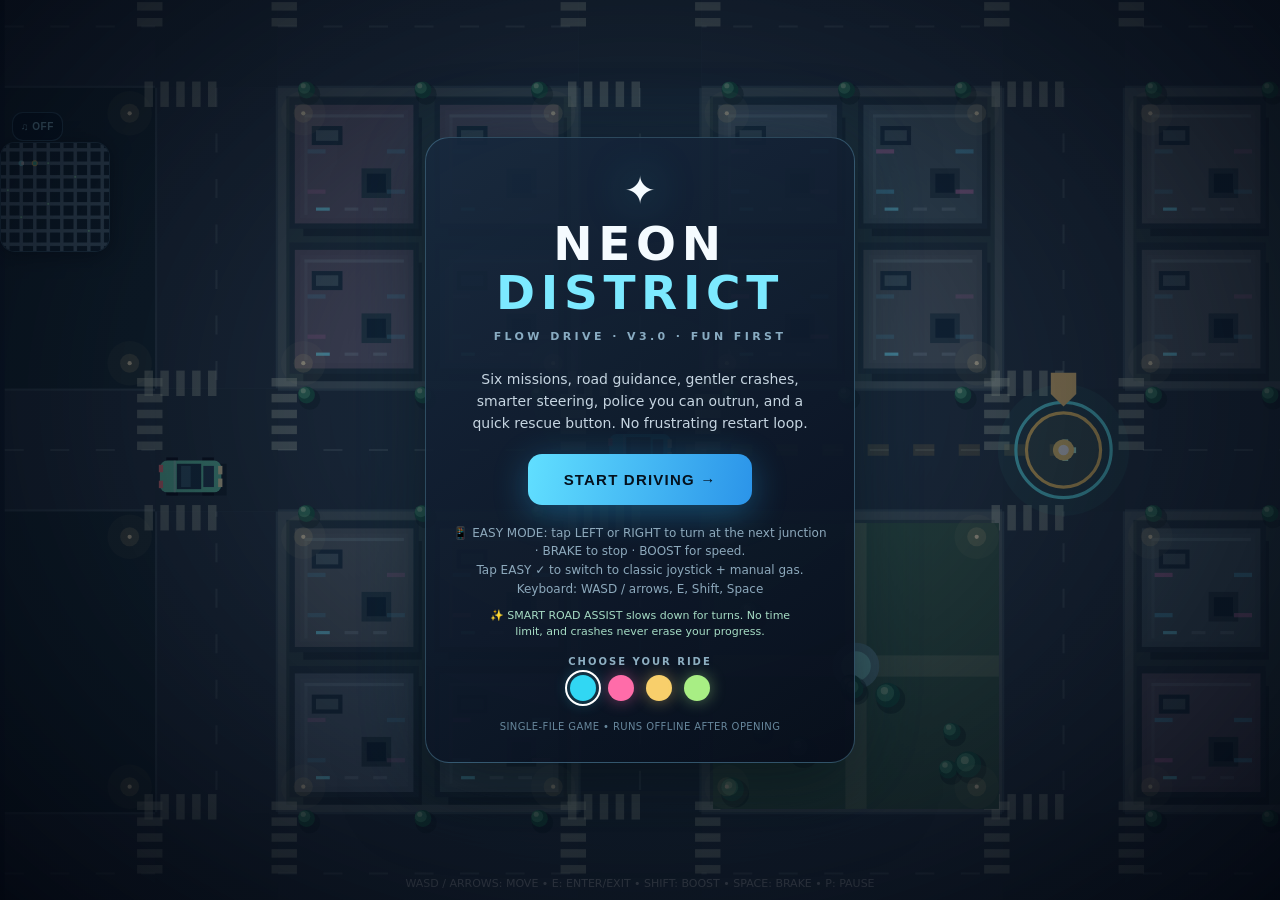
<file: arcade/archive/neon-district-flow-v3.html>
<!DOCTYPE html>
<html lang="en">
<head>
<meta charset="utf-8"><meta name="viewport" content="width=device-width,initial-scale=1,maximum-scale=1,user-scalable=no,viewport-fit=cover"><meta name="theme-color" content="#0a101d">
<title>NEON DISTRICT 3 · FLOW DRIVE — Play Online</title>
<style>
:root{--cyan:#7ce9ff;--gold:#ffd27b;--line:rgba(190,230,255,.24)}*{box-sizing:border-box}html,body{margin:0;width:100%;height:100%;overflow:hidden;background:#090f19;color:#f5fbff;font:500 14px system-ui,-apple-system,BlinkMacSystemFont,"Segoe UI",sans-serif;touch-action:none;overscroll-behavior:none}canvas{position:fixed;inset:0;width:100%;height:100%;display:block;touch-action:none}#shade{position:fixed;inset:0;background:radial-gradient(ellipse at 50% 44%,rgba(20,40,70,.33),rgba(2,6,15,.94));z-index:20;display:grid;place-items:center;padding:24px}#panel{width:min(430px,100%);text-align:center;padding:30px 25px;background:linear-gradient(145deg,rgba(23,41,61,.94),rgba(7,14,27,.95));border:1px solid rgba(138,218,255,.27);border-radius:24px;box-shadow:0 20px 80px #0009,0 0 80px #2bbdff1b}#emblem{font-size:39px;filter:drop-shadow(0 0 22px #26d6ff88)}h1{font-size:clamp(32px,6vw,47px);letter-spacing:.12em;margin:6px -8px 2px;line-height:1.05;font-weight:900}h1 span{color:var(--cyan)}#tagline{font-size:11px;letter-spacing:.31em;color:#89acc2;font-weight:800;margin-top:12px}#desc{font-size:14px;line-height:1.6;color:#c6d5e1;margin:25px auto 19px;max-width:340px}.primary{appearance:none;border:0;border-radius:14px;background:linear-gradient(100deg,#61dfff,#2b94e9);color:#04111e;font-weight:900;letter-spacing:.08em;font-size:15px;padding:17px 36px;min-width:210px;box-shadow:0 8px 35px #26b7fd55;cursor:pointer}.primary:active{transform:scale(.98)}#help{font-size:12px;color:#8da9bc;margin:19px auto 0;line-height:1.55}.hidden{display:none!important}#hud{position:fixed;z-index:5;top:max(12px,env(safe-area-inset-top));left:max(12px,env(safe-area-inset-left));right:max(12px,env(safe-area-inset-right));pointer-events:none;display:flex;justify-content:space-between;align-items:flex-start;gap:10px}.glass{background:rgba(7,16,31,.73);border:1px solid rgba(145,207,245,.22);box-shadow:0 5px 25px #0005;backdrop-filter:blur(10px);-webkit-backdrop-filter:blur(10px);border-radius:13px}.hud-left{padding:12px 15px;min-width:195px;max-width:min(340px,70vw)}.tiny{color:#79a5bb;font-size:9px;letter-spacing:.21em;font-weight:900}.mission{font-size:clamp(12px,3vw,16px);font-weight:850;margin-top:6px;letter-spacing:.005em;line-height:1.24}.detail{font-size:11px;color:#c1d3df;margin-top:5px;max-width:330px}.hud-right{display:flex;flex-direction:column;align-items:flex-end;gap:6px}.money{font-size:15px;font-weight:850;padding:10px 12px;white-space:nowrap}.money b{color:#86efb4}.meter{padding:8px 10px;white-space:nowrap;font-size:12px;font-weight:700}.stars{color:#ffca72;letter-spacing:2px}#pause{pointer-events:auto;cursor:pointer;padding:8px 10px;font-size:15px;color:white}.speed{position:fixed;pointer-events:none;z-index:4;left:50%;transform:translateX(-50%);bottom:max(16px,env(safe-area-inset-bottom));padding:8px 14px;text-align:center;min-width:85px}.speed strong{font-weight:900;font-size:21px}.speed small{color:#8cacbd;letter-spacing:.1em}.controls{position:fixed;z-index:8;inset:0;pointer-events:none}#stickWrap{pointer-events:auto;position:absolute;left:max(22px,env(safe-area-inset-left));bottom:calc(max(26px,env(safe-area-inset-bottom)) + 11px);width:clamp(108px,23vw,155px);height:clamp(108px,23vw,155px);border-radius:50%;border:2px solid #9bdcff55;background:radial-gradient(circle,#588caa40 0 20%,#14344e66 63%,#081e3488 100%);box-shadow:inset 0 0 18px #7cdfff15;touch-action:none}#knob{position:absolute;width:42%;height:42%;top:29%;left:29%;border-radius:50%;background:linear-gradient(140deg,#a9edffcc,#4fa3cb88);box-shadow:0 0 20px #4bd2fa44;border:1px solid #d1faff77;transform:translate(0,0);pointer-events:none}.buttons{position:absolute;right:max(18px,env(safe-area-inset-right));bottom:calc(max(23px,env(safe-area-inset-bottom)) + 6px);display:grid;grid-template-columns:repeat(2,69px);grid-template-rows:repeat(2,69px);gap:12px;pointer-events:none}.ctrl{pointer-events:auto;touch-action:none;user-select:none;-webkit-user-select:none;border:1px solid #b0e6ff66;border-radius:50%;background:#142b43d9;color:#eafaff;font-size:11px;letter-spacing:.04em;font-weight:900;box-shadow:inset 0 0 18px #7ee6ff1a,0 6px 20px #0007}.ctrl:active,.ctrl.down{background:#49c3ffba;color:#082033;transform:scale(.95)}#gas{background:linear-gradient(135deg,#66ecaf,#169b83);color:#042b25;grid-column:2;grid-row:2}#brake{grid-column:1;grid-row:2}#act{grid-column:1;grid-row:1}#boost{grid-column:2;grid-row:1;background:#6653aecc}#toast{position:fixed;z-index:11;left:50%;top:28%;transform:translate(-50%,-20px);background:#102945f2;color:#e4faff;border:1px solid #7ddfffb0;border-radius:15px;padding:13px 23px;text-align:center;font-weight:900;font-size:17px;pointer-events:none;opacity:0;transition:opacity .25s,transform .25s;min-width:180px;max-width:86vw;box-shadow:0 12px 45px #000a}#toast.show{opacity:1;transform:translate(-50%,0)}#minimap{position:fixed;z-index:5;right:max(12px,env(safe-area-inset-right));top:calc(max(12px,env(safe-area-inset-top)) + 130px);width:110px;height:110px;background:#0d1d2beb;border:1px solid #86cce961;border-radius:15px;box-shadow:0 3px 20px #0008;pointer-events:none}#credit{font-size:10px;color:#67879c;letter-spacing:.04em;margin-top:20px}.desktopHint{position:fixed;z-index:3;bottom:10px;left:50%;transform:translateX(-50%);color:#fff8;font-size:11px;white-space:nowrap;pointer-events:none}@media(hover:hover) and (pointer:fine){.controls{opacity:.27;transition:opacity .2s}.controls:hover{opacity:1}.desktopHint{display:block}}@media(hover:none){.desktopHint{display:none}}@media(max-height:530px){.hud-left{padding:8px 11px}.detail{display:none}#minimap{width:80px;height:80px;top:80px}.buttons{grid-template-columns:repeat(2,57px);grid-template-rows:repeat(2,57px);gap:9px}#stickWrap{width:110px;height:110px}.speed{bottom:10px}.money{padding:6px 9px}.meter{padding:5px 8px}}@media(max-width:380px){#minimap{width:85px;height:85px}.buttons{grid-template-columns:repeat(2,60px);grid-template-rows:repeat(2,60px)}}

.car-options{margin:16px auto 8px;display:flex;flex-direction:column;align-items:center;gap:8px}.car-options span{font-weight:850;letter-spacing:.2em;color:#8eafc2;font-size:10px}#cars{display:flex;gap:12px;justify-content:center}.car-option{border:3px solid transparent;background:var(--car);width:26px;height:26px;border-radius:50%;cursor:pointer;box-shadow:0 0 16px color-mix(in srgb,var(--car),transparent 55%)}.car-option.selected{outline:2px solid white;outline-offset:3px}#audio{position:fixed;z-index:13;left:max(12px,env(safe-area-inset-left));top:calc(max(12px,env(safe-area-inset-top)) + 100px);background:#071a2acb;color:#a6eaff;border:1px solid #85d9fb66;border-radius:11px;padding:8px;font-size:10px;letter-spacing:.05em;font-weight:900;cursor:pointer}#garageTip{position:fixed;display:none;z-index:6;bottom:max(165px,env(safe-area-inset-bottom));left:50%;transform:translateX(-50%);padding:9px 14px;color:#b6fce9;font-size:11px;font-weight:850;pointer-events:none;white-space:nowrap}.nitro{padding:8px 9px;width:112px}.bar-label{font-size:9px;font-weight:900;display:flex;justify-content:space-between;color:#a9d8fb}.bar-shell{margin-top:5px;width:100%;height:7px;background:#162d42;border-radius:10px;overflow:hidden}#nitrobar{width:100%;height:100%;background:linear-gradient(90deg,#39d8ff,#a394ff);border-radius:10px;box-shadow:0 0 8px #56e5ff66}@media(max-height:530px){#audio{top:70px}.nitro{padding:5px 8px}#garageTip{bottom:110px}}@media(max-width:390px){.hud-left{min-width:150px}.nitro{width:90px}.money{font-size:12px}}
#panel{max-height:calc(100dvh - 26px);overflow:auto;overscroll-behavior:contain}@media(max-height:530px){#shade{padding:8px}#panel{padding:12px 18px;border-radius:16px;width:min(560px,92vw)}#emblem{font-size:20px}h1{font-size:29px;margin:3px 0 0}#tagline{font-size:9px;margin-top:4px}.car-options{margin:6px auto 2px;gap:4px}#desc{font-size:11px;line-height:1.35;margin:7px auto}#help{display:none}#credit{display:none}.primary{padding:10px 26px;min-width:160px;font-size:13px}}
/* v3 FLOW DRIVE: one-thumb controls, accessible stop and steering */
#steerButtons{position:absolute;left:max(14px,env(safe-area-inset-left));bottom:calc(max(23px,env(safe-area-inset-bottom)) + 8px);display:flex;gap:10px;pointer-events:auto}
.steerkey{width:clamp(72px,18vw,102px);height:clamp(73px,18vw,94px);border-radius:20px;border:1px solid #94e3ff99;background:#173b56de;color:#e9faff;font-weight:900;font-size:23px;letter-spacing:.01em;touch-action:none;-webkit-tap-highlight-color:transparent;box-shadow:inset 0 0 19px #79daff20,0 7px 20px #0006}
.steerkey small{font-size:9px;display:block;margin-top:4px;letter-spacing:.13em}
.steerkey.down{background:#5cddff;color:#092238;transform:scale(.97)}
#stickWrap{display:none}body:not(.easy-drive) #steerButtons,body.walking #steerButtons{display:none}body:not(.easy-drive) #stickWrap,body.walking #stickWrap{display:block}
#driveMode,#rescue{pointer-events:auto;border-radius:10px;border:1px solid #9cddff66;background:#0e354bcc;color:#dcf9ff;font-size:10px;font-weight:900;padding:9px 10px;cursor:pointer;white-space:nowrap}
#driveMode{color:#a3ffd3}#hintArrow{position:fixed;z-index:4;bottom:calc(max(16px,env(safe-area-inset-bottom)) + 64px);left:50%;transform:translateX(-50%);pointer-events:none;color:#ffe69c;background:#0c2337d9;border:1px solid #e9c36b66;border-radius:999px;padding:6px 12px;font-size:11px;font-weight:850;white-space:nowrap}
#gas{font-size:11px}body.easy-drive #gas{background:#155673;color:#d7fff4;border-color:#7ef4eb99}
#tip{max-width:310px;margin:10px auto 0;color:#a6dcc4;font-size:11px;line-height:1.45}
@media(max-height:530px){#steerButtons{bottom:11px;gap:8px}.steerkey{height:60px;width:73px;border-radius:15px}.steerkey small{font-size:8px}#hintArrow{bottom:80px;font-size:10px}#driveMode,#rescue{padding:5px 8px}}
@media(max-width:360px){.steerkey{width:65px;height:75px}#steerButtons{gap:7px}}
</style>
</head>
<body>
<canvas id="game" aria-label="Top-down playable open city game"></canvas><canvas id="minimap" width="180" height="180" aria-hidden="true"></canvas>
<div id="hud" class="hidden"><div class="glass hud-left"><div class="tiny">⚡ NEON DISTRICT · CHAPTER 01</div><div id="mission" class="mission">Find the first drop</div><div id="detail" class="detail">Follow the glowing waypoint</div></div><div class="hud-right"><div class="glass money">CREDITS <b id="money">$0000</b></div><div class="glass meter">♥ <span id="health">100</span> &nbsp; <span id="wanted" class="stars">☆☆☆</span></div><div class="glass nitro"><div class="bar-label">NITRO <span id="nitrotext">100%</span></div><div class="bar-shell"><div id="nitrobar"></div></div></div><button id="driveMode" title="Toggle assisted driving">EASY ✓</button><button id="rescue" title="Recover car if stuck">↻ UNSTUCK</button><button id="pause" class="glass" title="Pause game">Ⅱ</button></div></div>
<div id="controlArea" class="controls hidden"><div id="steerButtons"><button class="steerkey" id="steerLeft" aria-label="Steer left">◀<small>LEFT</small></button><button class="steerkey" id="steerRight" aria-label="Steer right">▶<small>RIGHT</small></button></div><div id="stickWrap"><div id="knob"></div></div><div class="buttons"><button class="ctrl" id="act">EXIT</button><button class="ctrl" id="boost">BOOST</button><button class="ctrl" id="brake">BRAKE</button><button class="ctrl" id="gas">GAS</button></div></div>
<div id="hintArrow" class="hidden">➜ FOLLOW THE GOLD ROUTE</div><div id="speed" class="glass speed hidden"><strong id="speednum">0</strong> <small id="speedunit">KM/H</small></div><div id="toast"></div><div class="glass" id="garageTip">🔧 REPAIR GARAGE · STOP HERE · $125</div><button id="audio" aria-label="Toggle sound">♫ OFF</button>
<div id="shade"><div id="panel"><div id="emblem">✦</div><h1>NEON <span>DISTRICT</span></h1><div id="tagline">FLOW DRIVE · V3.0 · FUN FIRST</div><div id="desc">Six missions, road guidance, gentler crashes, smarter steering, police you can outrun, and a quick rescue button. No frustrating restart loop.</div><button id="play" class="primary">START DRIVING →</button><div id="help">📱 EASY MODE: tap LEFT or RIGHT to turn at the next junction · BRAKE to stop · BOOST for speed.<br>Tap EASY ✓ to switch to classic joystick + manual gas. Keyboard: WASD / arrows, E, Shift, Space</div><div id="tip">✨ SMART ROAD ASSIST slows down for turns. No time limit, and crashes never erase your progress.</div><div class="car-options"><span>CHOOSE YOUR RIDE</span><div id="cars"><button type="button" class="car-option selected" data-car="#31d7f3" style="--car:#31d7f3" aria-label="Cyan car"></button><button type="button" class="car-option" data-car="#ff6ca9" style="--car:#ff6ca9" aria-label="Pink car"></button><button type="button" class="car-option" data-car="#f8cf6b" style="--car:#f8cf6b" aria-label="Gold car"></button><button type="button" class="car-option" data-car="#a8ee84" style="--car:#a8ee84" aria-label="Green car"></button></div></div><div id="credit">SINGLE-FILE GAME • RUNS OFFLINE AFTER OPENING</div></div></div>
<div class="desktopHint">WASD / ARROWS: MOVE • E: ENTER/EXIT • SHIFT: BOOST • SPACE: BRAKE • P: PAUSE</div>
<script>
(()=>{'use strict';
const cv=document.getElementById('game'),ctx=cv.getContext('2d',{alpha:false}),mini=document.getElementById('minimap'),mc=mini.getContext('2d');
const $=id=>document.getElementById(id);const TAU=Math.PI*2,ROAD=116,SPACING=400,WORLD=3200;const clamp=(v,a,b)=>Math.max(a,Math.min(b,v));const dist=(a,b)=>Math.hypot(a.x-b.x,a.y-b.y);const rand=(a,b)=>a+Math.random()*(b-a);
let vw=1,vh=1,dpr=1,playing=false,paused=true,lastTime=0,total=0,toastTimer=0;const cam={x:0,y:0,zoom:1};
function resize(){vw=innerWidth;vh=innerHeight;dpr=Math.min(devicePixelRatio||1,2);cv.width=Math.round(vw*dpr);cv.height=Math.round(vh*dpr);ctx.setTransform(dpr,0,0,dpr,0,0);cam.zoom=clamp(Math.min(vw/660,vh/730),.59,1.05);if(vw>800)cam.zoom=clamp(vh/850,.8,1.2)}
addEventListener('resize',resize,{passive:true});resize();
// The city is a deterministic grid of lots, interchanges and public parks.
let seed=30429;function sr(){seed=(seed*1664525+1013904223)>>>0;return seed/4294967296}const blocks=[],trees=[],lamps=[],parks=[];
for(let i=0;i<7;i++)for(let j=0;j<7;j++){
 const x=256+400*i+13,y=256+400*j+13,wide=270;
 if((i+j*3)%11===4){parks.push({x,y,w:wide,h:wide});for(let t=0;t<10;t++)trees.push({x:x+17+sr()*(wide-34),y:y+17+sr()*(wide-34),r:7+sr()*6});continue}
 for(let a=0;a<2;a++)for(let b=0;b<2;b++){let bx=x+a*137+5,by=y+b*137+5;const w=112,h=112;blocks.push({x:bx,y:by,w,h,ht:40+sr()*90,color:Math.floor(sr()*4),roof:sr(),name:(i+j)%3});}
 for(let a=0;a<3;a++){let xx=x+16+a*110;trees.push({x:xx,y:y-9,r:8});trees.push({x:xx,y:y+wide+9,r:8})}
}
for(let i=0;i<8;i++)for(let j=0;j<8;j++){let x=200+400*i,y=200+400*j;for(let ax of [-82,82])for(let ay of [-82,82])lamps.push({x:x+ax,y:y+ay});}
const player={x:600,y:600,a:0,v:0,foot:false,health:100,credits:0,wanted:0,carColor:'#31d7f3',hitAt:-10,nitro:100,repairAt:-50};let easyDrive=true,pendingTurn=0;document.body.classList.add('easy-drive');
const traffic=[];const colors=['#f7b76f','#8d9dff','#ed639a','#66d5b1','#dae3f3','#b5c9ea'];
for(let i=0;i<18;i++){let vertical=i%2===0,track=Math.floor(sr()*8),lane=(i%4<2?-25:25),dir=(i%4===0||i%4===3)?1:-1;
 traffic.push({x:vertical?200+400*track+lane:sr()*WORLD,y:vertical?sr()*WORLD:200+400*track+lane,vertical,dir,spd:65+sr()*42,color:colors[i%colors.length]});}
const cops=[];let stage=0,missionTimer=0,finished=false;let shakes=0,nightPhase=0;const garage={x:1000,y:600};const cashDrops=[{x:1400,y:600,value:90},{x:2200,y:1000,value:110},{x:1400,y:1800,value:140},{x:600,y:2200,value:140},{x:2600,y:2600,value:200},{x:200,y:1400,value:100}];let audioOn=false,actx=null;function sfx(freq=540,dur=.10,type='sine'){if(!audioOn)return;try{actx=actx||new (window.AudioContext||window.webkitAudioContext)();const o=actx.createOscillator(),g=actx.createGain();o.type=type;o.frequency.setValueAtTime(freq,actx.currentTime);o.frequency.exponentialRampToValueAtTime(Math.max(60,freq*.65),actx.currentTime+dur);g.gain.setValueAtTime(.07,actx.currentTime);g.gain.exponentialRampToValueAtTime(.001,actx.currentTime+dur);o.connect(g);g.connect(actx.destination);o.start();o.stop(actx.currentTime+dur)}catch(e){audioOn=false}}
const tasks=[
 {x:1000,y:600,title:'01 · THE FIRST DROP',description:'Reach the glowing package · +$250',reward:250},
 {x:1800,y:1000,title:'02 · CROSS-TOWN RUN',description:'Drive to the eastern exchange · +$500',reward:500},
 {x:2600,y:1400,title:'03 · HOT DELIVERY',description:'Police alerted! Reach the south docks · +$1,000',reward:1000},
 {x:1800,y:1800,title:'04 · UNDER THE RADAR',description:'Cut across town and evade patrols · +$900',reward:900},
 {x:1000,y:2200,title:'05 · FINAL PICKUP',description:'Risky late-night cargo · +$1,500',reward:1500},
 {x:600,y:600,title:'06 · HOME SAFE',description:'Bring everything back to your safehouse · +$2,500',reward:2500}
];
const input={x:0,y:0,gas:false,brake:false,boost:false,act:false,left:false,right:false};const keys={};let stickPointer=null;
function steer(){return clamp((easyDrive&&!player.foot?0:input.x)+Number(!!(keys.d||keys.ArrowRight))-Number(!!(keys.a||keys.ArrowLeft)),-1,1)}
function forward(){return clamp(-input.y+Number(!!(keys.w||keys.ArrowUp))-Number(!!(keys.s||keys.ArrowDown)),-1,1)}
function interact(){if(!playing||paused||finished)return;if(!player.foot){if(Math.abs(player.v)>50){showToast('Slow down to exit the car');return}player.foot=true;player.x=clamp(player.x+Math.cos(player.a+Math.PI/2)*37,12,WORLD-12);player.y=clamp(player.y+Math.sin(player.a+Math.PI/2)*37,12,WORLD-12);updateMode();showToast('Walking mode · press ENTER to drive')}else{if(dist(player,parkedCar)<75){player.foot=false;player.x=parkedCar.x;player.y=parkedCar.y;player.a=parkedCar.a;player.v=0;updateMode();showToast('Back behind the wheel')}else showToast('Move closer to your car')}}
const parkedCar={x:player.x,y:player.y,a:player.a};
function bindHold(id,key){const el=$(id);el.addEventListener('pointerdown',e=>{e.preventDefault();el.setPointerCapture(e.pointerId);input[key]=true;el.classList.add('down')});for(const evt of ['pointerup','pointercancel','lostpointercapture'])el.addEventListener(evt,()=>{input[key]=false;el.classList.remove('down')})}
function bindTurn(id,dir){const btn=$(id);btn.addEventListener('pointerdown',e=>{e.preventDefault();if(!playing||paused||finished||!easyDrive||player.foot)return;pendingTurn=dir;showToast(dir<0?'← LEFT TURN QUEUED':'RIGHT TURN QUEUED →');btn.classList.add('down');setTimeout(()=>btn.classList.remove('down'),180)})}
bindTurn('steerLeft',-1);bindTurn('steerRight',1);bindHold('gas','gas');bindHold('brake','brake');bindHold('boost','boost');$('driveMode').addEventListener('click',()=>{easyDrive=!easyDrive;document.body.classList.toggle('easy-drive',easyDrive);input.gas=false;input.left=false;input.right=false;input.x=0;input.y=0;pendingTurn=0;updateMode();showToast(easyDrive?'EASY DRIVE · Auto cruise on':'CLASSIC DRIVE · Hold GAS to move')});$('rescue').addEventListener('click',()=>rescuePlayer(false));$('act').addEventListener('pointerdown',e=>{e.preventDefault();interact()});document.querySelectorAll('.car-option').forEach(b=>b.addEventListener('click',()=>{player.carColor=b.dataset.car;document.querySelectorAll('.car-option').forEach(x=>x.classList.toggle('selected',x===b));sfx(780,.08)}));$('audio').addEventListener('click',()=>{audioOn=!audioOn;$('audio').textContent=audioOn?'♫ ON':'♫ OFF';if(audioOn)sfx(740,.12)});
const stick=$('stickWrap'),knob=$('knob');function updateStick(e){let rect=stick.getBoundingClientRect(),rx=(e.clientX-(rect.left+rect.width/2))/(rect.width*.34),ry=(e.clientY-(rect.top+rect.height/2))/(rect.height*.34),m=Math.max(1,Math.hypot(rx,ry));input.x=rx/m;input.y=ry/m;knob.style.transform=`translate(${input.x*rect.width*.28}px,${input.y*rect.height*.28}px)`}
stick.addEventListener('pointerdown',e=>{e.preventDefault();stickPointer=e.pointerId;stick.setPointerCapture(e.pointerId);updateStick(e)});stick.addEventListener('pointermove',e=>{if(stickPointer===e.pointerId)updateStick(e)});function releaseStick(e){if(stickPointer!==e.pointerId)return;stickPointer=null;input.x=input.y=0;knob.style.transform='translate(0,0)'}stick.addEventListener('pointerup',releaseStick);stick.addEventListener('pointercancel',releaseStick);stick.addEventListener('lostpointercapture',releaseStick);
addEventListener('keydown',e=>{if(['ArrowDown','ArrowUp','ArrowLeft','ArrowRight','Space'].includes(e.code))e.preventDefault();if(!keys[e.key]&&(e.key.toLowerCase()==='e'))interact();if(!keys[e.key]&&(e.key.toLowerCase()==='p'||e.key==='Escape'))togglePause();keys[e.key]=true;keys[e.key.toLowerCase()]=true});addEventListener('keyup',e=>{keys[e.key]=false;keys[e.key.toLowerCase()]=false});addEventListener('blur',()=>{for(let key in keys)keys[key]=false;input.gas=input.brake=input.boost=false;document.querySelectorAll('.ctrl').forEach(x=>x.classList.remove('down'))});
function updateMode(){ $('driveMode').textContent=easyDrive?'EASY ✓':'CLASSIC';$('gas').textContent=easyDrive?'COAST':'GAS';document.body.classList.toggle('walking',player.foot)}updateMode();
function rescuePlayer(crashed){if(!playing||paused||finished)return;const px=clamp(200+Math.round((player.x-200)/400)*400,200,3000),py=clamp(200+Math.round((player.y-200)/400)*400,200,3000);player.x=px;player.y=py;player.v=0;player.a=0;player.foot=false;player.health=crashed?75:Math.max(55,player.health);player.wanted=0;cops.length=0;missionTimer=0;player.hitAt=total+2;pendingTurn=0;parkedCar.x=px;parkedCar.y=py;parkedCar.a=0;updateMode();showToast(crashed?'🚘 RESCUED · Keep your deliveries!':'↻ Back on the road · Keep going!')}
function showToast(s){const t=$('toast');t.textContent=s;t.classList.add('show');toastTimer=2.5}
function setPanel(title,desc,button){$('shade').classList.remove('hidden');$('panel').querySelector('h1').innerHTML=title;$('desc').textContent=desc;$('play').textContent=button;}
function togglePause(){if(!playing||finished)return;paused=!paused;if(paused){setPanel('CITY <span>PAUSED</span>','Take a break. Your city is right where you left it.','RESUME →')}else $('shade').classList.add('hidden')}
$('pause').addEventListener('click',togglePause);$('play').addEventListener('click',()=>{if(!playing||finished){reset()}paused=false;playing=true;$('shade').classList.add('hidden');$('hud').classList.remove('hidden');$('controlArea').classList.remove('hidden');$('speed').classList.remove('hidden');$('hintArrow').classList.remove('hidden');showToast('EASY DRIVE · TAP LEFT / RIGHT before a junction');sfx(880,.12);lastTime=performance.now()});
function reset(){Object.assign(player,{x:600,y:600,a:0,v:0,foot:false,health:100,credits:0,wanted:0,hitAt:-10,nitro:100,repairAt:-50});cashDrops.forEach(c=>c.taken=false);Object.assign(parkedCar,{x:600,y:600,a:0});stage=0;finished=false;missionTimer=0;total=0;pendingTurn=0;cops.length=0;updateMode();refreshHUD()}
function rectHit(x,y,r=13){if(x<16||y<16||x>WORLD-16||y>WORLD-16)return true;for(const b of blocks)if(x+r>b.x&&x-r<b.x+b.w&&y+r>b.y&&y-r<b.y+b.h)return true;return false}
function moveEntity(o,nx,ny,r){const movedX=!rectHit(nx,o.y,r),movedY=!rectHit(movedX?nx:o.x,ny,r);if(movedX)o.x=nx;if(movedY)o.y=ny;return movedX&&movedY}
function hit(dmg){if(total-player.hitAt<2.5)return;player.hitAt=total;player.health=Math.max(0,player.health-dmg);shakes=4;showToast('Bump! −'+dmg+' HP');sfx(130,.13,'sawtooth');if(navigator.vibrate)navigator.vibrate(40);if(player.health<=0)rescuePlayer(true)}
function callCops(){if(cops.length)return;for(let i=0;i<2;i++){let a=(i/2)*TAU+2,cx=clamp(player.x+Math.cos(a)*350,70,WORLD-70),cy=clamp(player.y+Math.sin(a)*350,70,WORLD-70);cops.push({x:cx,y:cy,a:a+Math.PI,v:0,blink:i})}showToast('🚨 Patrols are searching for you!')}
function wrapAngle(a){return Math.atan2(Math.sin(a),Math.cos(a))}
function update(dt){total+=dt;if(toastTimer>0){toastTimer-=dt;if(toastTimer<=0)$('toast').classList.remove('show')}
 const boost=(input.boost||keys.Shift)&&!player.foot&&player.nitro>2;const accel=boost?890:540;if(boost){player.nitro=Math.max(0,player.nitro-34*dt)}else{player.nitro=Math.min(100,player.nitro+10*dt)}
 if(!player.foot){
  const steerAmount=steer(),turning=Math.abs(steerAmount)>.12;
  if(easyDrive){
    // Thumb-friendly continuous cruise: turning automatically slows the car enough to clear intersections.
    const desired=input.brake||keys[' ']||keys.Space?0:input.gas?0:(boost?395:235);
    const capped=turning?Math.min(desired,125):desired;
    const rate=capped>player.v?300:690;
    player.v+=clamp(capped-player.v,-rate*dt,rate*dt);
    if(Math.abs(player.v)<1)player.v=0;
  }else{
    let fwd=(input.gas?1:0)-(input.brake?1:0)+(keys.w||keys.ArrowUp?1:0)-(keys.s||keys.ArrowDown?1:0);fwd=clamp(fwd,-1,1);
    if(fwd!==0)player.v+=fwd*(boost?680:380)*dt;else player.v*=Math.exp(-2.0*dt);
    if(keys[' ']||keys.Space)player.v*=Math.exp(-7*dt);
    player.v=clamp(player.v,-125,boost?500:355);
    if(turning&&Math.abs(player.v)>175)player.v-=Math.sign(player.v)*600*dt;
    if(Math.abs(player.v)<1)player.v=0;
  }
  const rate=2.15*clamp(Math.abs(player.v)/88,.0,1);
  player.a+=steerAmount*rate*dt*(player.v>=0?1:-1);
  // One-tap turning: execute a clean 90° turn when the car reaches a junction.
  if(easyDrive&&pendingTurn){
    const axis=Math.abs(Math.cos(player.a))>=Math.abs(Math.sin(player.a))?'x':'y';
    const sign=(axis==='x'?Math.cos(player.a):Math.sin(player.a))>=0?1:-1;
    let junction=200+400*Math.round((player[axis]-200)/400);
    if(sign>0&&junction<player[axis]-22)junction+=400;
    if(sign<0&&junction>player[axis]+22)junction-=400;
    const crossAxis=axis==='x'?'y':'x',crossRoad=200+400*Math.round((player[crossAxis]-200)/400);
    if(junction>=200&&junction<=3000&&Math.abs(junction-player[axis])<22&&Math.abs(player[crossAxis]-crossRoad)<70){
      player[axis]=junction;player[crossAxis]=crossRoad;
      player.a=Math.round(player.a/(Math.PI/2))*(Math.PI/2)+pendingTurn*(Math.PI/2);
      player.v=Math.min(player.v,110);pendingTurn=0;sfx(650,.08);
    }
  }
  // Soft straightening when hands are released; never fights an active turn.
  if(easyDrive&&!turning&&Math.abs(player.v)>35){const cardinal=Math.round(player.a/(Math.PI/2))*Math.PI/2,diff=wrapAngle(cardinal-player.a);if(Math.abs(diff)<.58)player.a+=diff*Math.min(1,1.75*dt);}
  // Assisted braking before a wall, instead of repeated full-speed impact.
  if(easyDrive&&player.v>65&&rectHit(player.x+Math.cos(player.a)*48,player.y+Math.sin(player.a)*48,18))player.v=Math.max(0,player.v-740*dt);
  const ok=moveEntity(player,player.x+Math.cos(player.a)*player.v*dt,player.y+Math.sin(player.a)*player.v*dt,19);
  if(!ok){if(Math.abs(player.v)>115)hit(Math.min(9,Math.ceil(Math.abs(player.v)/38)));player.v*=-.05;}
  parkedCar.x=player.x;parkedCar.y=player.y;parkedCar.a=player.a;
 }else{
  let dx=steer(),dy=forward(),m=Math.hypot(dx,dy);if(m>1){dx/=m;dy/=m}let pace=(keys.Shift?265:185)*dt;moveEntity(player,player.x+dx*pace,player.y-dy*pace,10);if(m>.12)player.a=Math.atan2(-dy,dx);
 }
 for(const car of traffic){const v=car.spd*dt*car.dir;if(car.vertical){car.y+=v;if(car.y>WORLD+60)car.y=-60;if(car.y<-60)car.y=WORLD+60}else{car.x+=v;if(car.x>WORLD+60)car.x=-60;if(car.x<-60)car.x=WORLD+60}if(dist(player,car)<(player.foot?23:35)){if(!player.foot){player.v*=.68;hit(5)}else{hit(5)}}}
 // Patrol cars follow the road network approximately, with a limited steering rate.
 if(player.wanted>0){missionTimer+=dt;if(stage>=2||player.wanted>=2)callCops();for(const cp of cops){let da=Math.atan2(player.y-cp.y,player.x-cp.x),angleDiff=wrapAngle(da-cp.a);cp.a+=clamp(angleDiff,-1.6*dt,1.6*dt);cp.v=clamp(cp.v+200*dt,0,175);let nx=cp.x+Math.cos(cp.a)*cp.v*dt,ny=cp.y+Math.sin(cp.a)*cp.v*dt; if(!moveEntity(cp,nx,ny,17)){cp.a+=.9;cp.v*=.6}if(dist(player,cp)<36){hit(4);player.v*=.88} }
  if(missionTimer>13){player.wanted=Math.max(0,player.wanted-1);missionTimer=0;if(!player.wanted)cops.length=0}
 }
 const task=tasks[stage];if(task&&dist(player,task)<(player.foot?60:85)){
   if(stage===2){player.wanted=1;if(cops.length===0)callCops()}
   player.credits+=task.reward;stage++;missionTimer=0;
   if(stage===2){player.wanted=1;callCops()}else{player.wanted=0;cops.length=0}player.health=Math.min(100,player.health+10);
   showToast('✓ DELIVERY COMPLETE · +$'+task.reward.toLocaleString());if(navigator.vibrate)navigator.vibrate([35,45,35]);
   sfx(920,.20);if(stage>=tasks.length){endGame(true)}
 }
 // Extra cash pickups and the automatic repair stop are intentionally on reachable roads.
 for(const drop of cashDrops){if(!drop.taken&&dist(player,drop)<45){drop.taken=true;player.credits+=drop.value;showToast('BONUS CASH +$'+drop.value);sfx(1200,.16)}}
 player.health=Math.min(100,player.health+0.33*dt);const atGarage=dist(player,garage)<85&&!player.foot;const garageTip=$('garageTip');garageTip.style.display=atGarage&&player.health<95?'block':'none';if(atGarage&&Math.abs(player.v)<33&&player.health<95&&total-player.repairAt>15){if(player.credits>=125){player.credits-=125;player.health=Math.min(100,player.health+45);player.nitro=100;player.repairAt=total;showToast('🔧 REPAIRED +45 HP · NITRO REFILLED');sfx(850,.25)}else if(total-player.repairAt>40){player.repairAt=total;showToast('Repair costs $125 · earn more credits')}}
 // Smooth-follow camera, biased slightly in the travel direction.
 let ahead=player.foot?0:Math.min(95,Math.abs(player.v)*.2),tx=player.x+Math.cos(player.a)*ahead,ty=player.y+Math.sin(player.a)*ahead;
 cam.x+=(tx-cam.x)*Math.min(1,5*dt);cam.y+=(ty-cam.y)*Math.min(1,5*dt);
 refreshHUD();
}
function endGame(win){finished=true;paused=true;sfx(win?900:120,.50);try{const best=Number(localStorage.getItem('neondistrict_best')||0);if(player.credits>best)localStorage.setItem('neondistrict_best',String(player.credits))}catch(e){}setPanel(win?'MISSION <span>COMPLETE</span>':'CAR <span>WRECKED</span>',win?'You finished all six city jobs and earned $'+player.credits.toLocaleString()+'. Night Run completed!':'The chase caught up with you. You collected $'+player.credits.toLocaleString()+' before the run ended.','PLAY AGAIN →');$('hud').classList.add('hidden');$('controlArea').classList.add('hidden');$('speed').classList.add('hidden');$('hintArrow').classList.add('hidden')}
function refreshHUD(){const t=tasks[stage];$('mission').textContent=t?t.title:'ALL MISSIONS COMPLETE';$('detail').textContent=t?t.description:'';$('money').textContent='$'+player.credits.toLocaleString().padStart(4,'0');$('health').textContent=Math.round(player.health);$('wanted').textContent='★'.repeat(player.wanted)+'☆'.repeat(3-player.wanted);$('speednum').textContent=player.foot?'WALK':Math.round(Math.abs(player.v)*.3);$('speedunit').textContent=player.foot?'MODE':'KM/H';$('nitrobar').style.width=player.nitro.toFixed(1)+'%';$('nitrotext').textContent=Math.round(player.nitro)+'%';$('act').textContent=player.foot?'ENTER':'EXIT';$('hintArrow').textContent=pendingTurn?'✦ '+(pendingTurn<0?'LEFT':'RIGHT')+' TURN QUEUED · NEXT JUNCTION':t?'✦ '+Math.round((Math.abs(t.x-player.x)+Math.abs(t.y-player.y))/20)*20+' UNITS TO NEXT DROP':'ALL DELIVERIES DONE'}
function view(){ctx.setTransform(dpr,0,0,dpr,0,0);ctx.fillStyle='#142536';ctx.fillRect(0,0,vw,vh);ctx.translate(vw/2+(shakes?Math.sin(total*44)*shakes:0),vh/2+(shakes?Math.cos(total*39)*shakes:0));shakes=Math.max(0,shakes-.7);ctx.scale(cam.zoom,cam.zoom);ctx.translate(-cam.x,-cam.y)}
function visible(x,y,w=0,h=0,pad=200){let rx=(vw/2)/cam.zoom+pad,ry=(vh/2)/cam.zoom+pad;return x+w>cam.x-rx&&x<cam.x+rx&&y+h>cam.y-ry&&y<cam.y+ry}
function box(x,y,w,h,col){ctx.fillStyle=col;ctx.fillRect(x,y,w,h)}
function poly(points,color){ctx.fillStyle=color;ctx.beginPath();ctx.moveTo(points[0][0],points[0][1]);for(let i=1;i<points.length;i++)ctx.lineTo(points[i][0],points[i][1]);ctx.closePath();ctx.fill()}
function circle(x,y,r,c){ctx.beginPath();ctx.arc(x,y,r,0,TAU);ctx.fillStyle=c;ctx.fill()}
function background(){box(0,0,WORLD,WORLD,'#172d36');
 // Block-shaped pavement between arterial roads.
 for(let i=0;i<7;i++)for(let j=0;j<7;j++){let bx=257+400*i,by=257+400*j;if(!visible(bx,by,287,287))continue;box(bx,by,287,287,'#53656c');box(bx+9,by+9,269,269,'#344b51')}
 for(let i=0;i<8;i++){let x=200+400*i,y=x;if(visible(x-ROAD/2,0,ROAD,WORLD))box(x-ROAD/2,0,ROAD,WORLD,'#283847');if(visible(0,y-ROAD/2,WORLD,ROAD))box(0,y-ROAD/2,WORLD,ROAD,'#283847');
 ctx.strokeStyle='#8ea3aa4b';ctx.lineWidth=2;ctx.setLineDash([18,25]);if(visible(x-ROAD/2,0,ROAD,WORLD)){ctx.beginPath();ctx.moveTo(x,0);ctx.lineTo(x,WORLD);ctx.stroke()}if(visible(0,y-ROAD/2,WORLD,ROAD)){ctx.beginPath();ctx.moveTo(0,y);ctx.lineTo(WORLD,y);ctx.stroke()}ctx.setLineDash([]);
 // Road shoulders
 if(visible(x-ROAD/2,0,ROAD,WORLD)){box(x-ROAD/2,0,2,WORLD,'#7da0aa44');box(x+ROAD/2-2,0,2,WORLD,'#7da0aa44')}if(visible(0,y-ROAD/2,WORLD,ROAD)){box(0,y-ROAD/2,WORLD,2,'#7da0aa44');box(0,y+ROAD/2-2,WORLD,2,'#7da0aa44')}
 }
 for(let i=0;i<8;i++)for(let j=0;j<8;j++){let x=200+400*i,y=200+400*j;if(!visible(x-100,y-100,200,200))continue;
 box(x-ROAD/2,y-ROAD/2,ROAD,ROAD,'#263744');for(let k=-2;k<=2;k++){box(x-38+k*15,y-75,8,24,'#d9e4cc6b');box(x-38+k*15,y+52,8,24,'#d9e4cc6b');box(x-75,y-38+k*15,24,8,'#d9e4cc6b');box(x+52,y-38+k*15,24,8,'#d9e4cc6b')}
 }
 for(const park of parks){if(!visible(park.x,park.y,park.w,park.h))continue;box(park.x,park.y,park.w,park.h,'#3a604e');box(park.x+park.w/2-10,park.y,20,park.h,'#91a18466');box(park.x,park.y+park.h/2-10,park.w,20,'#91a18466');circle(park.x+park.w/2,park.y+park.h/2,22,'#69969c');circle(park.x+park.w/2,park.y+park.h/2,14,'#8bdad4')}
 for(const b of blocks){if(!visible(b.x,b.y,b.w,b.h))continue;const roof=['#546778','#656073','#58646d','#4d6571'][b.color];box(b.x+8,b.y+12,b.w,b.h,'#0b182a77');box(b.x-5,b.y-7,b.w+10,b.h+12,'#283c49');box(b.x,b.y,b.w,b.h,roof);box(b.x+5,b.y+5,b.w-10,b.h-10,'#a5c7d70d');box(b.x+9,b.y+9,b.w-18,3,'#c9f5ff33');box(b.x+9,b.y+12,3,b.h-20,'#c9f5ff18');
 // Detailed rooftop systems and ventilation boxes.
 box(b.x+16,b.y+20,29,18,'#233b4d');box(b.x+20,b.y+24,21,10,'#9cb7b966');box(b.x+63,b.y+60,28,28,'#334a57');box(b.x+68,b.y+65,18,18,'#172f41');
 for(let k=0;k<3;k++)box(b.x+20+k*27,b.y+b.h-15,13,3,k===0?'#7fe8ff':'#a2b9ca63');const glow=(Math.sin(total*.6+b.x*.01+b.y*.004)+1)/2;for(let k=0;k<4;k++){const c=(k+b.color)%3===0?'#f68cd6':'#67d7ff';box(b.x+12+(k%2)*75,b.y+42+Math.floor(k/2)*38,17,4,c+(glow>.45?'99':'44'))}}
 for(const t of trees){if(!visible(t.x-30,t.y-30,60,60))continue;circle(t.x+3,t.y+4,t.r+2,'#091e2266');circle(t.x,t.y,t.r,'#1e604c');circle(t.x-2,t.y-2,t.r*.7,'#419271');circle(t.x-3,t.y-4,t.r*.3,'#8ec6a0')}
 for(const l of lamps){if(!visible(l.x-35,l.y-35,70,70))continue;circle(l.x,l.y,21,'#ffe7a312');circle(l.x,l.y,9,'#ffe5a33b');circle(l.x,l.y,2,'#ffefc5')}
 }
function car(x,y,a,color,police=false,scale=1){if(!visible(x-55,y-55,110,110))return;ctx.save();ctx.translate(x,y);ctx.rotate(a);ctx.scale(scale,scale);
 ctx.fillStyle='#07131c8c';ctx.fillRect(-20,-12,54,30);ctx.fillStyle='#090e1a';ctx.fillRect(-23,-18,11,9);ctx.fillRect(11,-18,11,9);ctx.fillRect(-23,9,11,9);ctx.fillRect(11,9,11,9);
 ctx.fillStyle=color;ctx.beginPath();ctx.roundRect(-29,-15,58,30,7);ctx.fill();box(-13,-12,23,24,'#1b3548');box(-9,-10,9,20,'#365d72');box(12,-10,10,20,'#27445b');box(26,-10,4,8,'#fff2be');box(26,2,4,8,'#fff2be');box(-30,-11,4,7,'#fb7c82');box(-30,4,4,7,'#fb7c82');box(-16,-15,2,30,'#c7d6df66');if(police){box(-6,-17,6,5,'#ff315b');box(0,-17,6,5,'#4eaaff');if(Math.floor(total*7)%2){circle(0,-18,22,'#fc385526')}else circle(0,-18,22,'#63baff27')}
 ctx.restore()}
function man(x,y,a){if(!visible(x-20,y-20,40,40))return;ctx.save();ctx.translate(x,y);ctx.rotate(a);circle(1,2,8,'#03172588');circle(0,0,7,'#f5b66a');circle(4,0,4,'#74eeae');box(-3,-2,7,4,'#183e4e');ctx.restore()}
function waypoint(t){if(!t)return;let bounce=Math.sin(total*3)*8;circle(t.x,t.y,36,'#ffd36f16');ctx.strokeStyle='#ffd26a';ctx.lineWidth=3;ctx.beginPath();ctx.arc(t.x,t.y,35+Math.sin(total*3)*3,0,TAU);ctx.stroke();circle(t.x,t.y,10,'#ffda7a');circle(t.x,t.y,5,'#ffffff');ctx.save();ctx.translate(t.x,t.y-53+bounce);poly([[-12,-20],[12,-20],[12,0],[0,12],[-12,0]],'#ffd47f');ctx.restore()}
function routeGlow(){const t=tasks[stage];if(!t)return;ctx.save();ctx.strokeStyle='#f4cc65aa';ctx.lineWidth=11;ctx.globalAlpha=.32;ctx.setLineDash([20,23]);ctx.beginPath();const ry=200+400*Math.round((player.y-200)/400),rx=200+400*Math.round((player.x-200)/400);ctx.moveTo(player.x,player.y);if(Math.abs(Math.cos(player.a))>=Math.abs(Math.sin(player.a))){ctx.lineTo(player.x,ry);ctx.lineTo(t.x,ry);ctx.lineTo(t.x,t.y)}else{ctx.lineTo(rx,player.y);ctx.lineTo(rx,t.y);ctx.lineTo(t.x,t.y)}ctx.stroke();ctx.restore()}
function render(){view();background();routeGlow();for(const drop of cashDrops){if(!drop.taken&&visible(drop.x-30,drop.y-30,60,60)){circle(drop.x,drop.y,21+Math.sin(total*4)*3,'#76ffc633');circle(drop.x,drop.y,9,'#a5ffcc');circle(drop.x,drop.y,4,'#fffbe3')}}circle(garage.x,garage.y,62,'#55f3dd16');ctx.strokeStyle='#60ecf4';ctx.lineWidth=3;ctx.beginPath();ctx.arc(garage.x,garage.y,45,0,TAU);ctx.stroke();ctx.font='bold 28px system-ui';ctx.fillStyle='#b0ffeb';ctx.fillText('✚',garage.x-10,garage.y+10);for(const t of traffic){car(t.x,t.y,t.vertical?(t.dir>0?Math.PI/2:-Math.PI/2):(t.dir>0?0:Math.PI),t.color)}for(const cp of cops)car(cp.x,cp.y,cp.a,'#e5eefa',true);
 waypoint(tasks[stage]);if(player.foot){car(parkedCar.x,parkedCar.y,parkedCar.a,player.carColor);man(player.x,player.y,player.a)}else{car(player.x,player.y,player.a,player.carColor)}
 ctx.setTransform(dpr,0,0,dpr,0,0); // draw screen-space navigational pointer
 const t=tasks[stage];if(t){const sx=(t.x-cam.x)*cam.zoom+vw/2,sy=(t.y-cam.y)*cam.zoom+vh/2;if(sx<55||sx>vw-55||sy<135||sy>vh-100){let angle=Math.atan2(sy-vh/2,sx-vw/2),radius=Math.min(vw*.31,vh*.3,170),ax=vw/2+Math.cos(angle)*radius,ay=vh/2+Math.sin(angle)*radius;ctx.save();ctx.translate(ax,ay);ctx.rotate(angle);poly([[20,0],[-8,-11],[-8,11]],'#ffd474');ctx.restore()}}
 drawMap();}
function drawMap(){mc.clearRect(0,0,180,180);mc.fillStyle='#132a35';mc.fillRect(0,0,180,180);let scale=180/WORLD;mc.strokeStyle='#658496';mc.lineWidth=6;for(let i=0;i<8;i++){let n=(200+400*i)*scale;mc.beginPath();mc.moveTo(n,0);mc.lineTo(n,180);mc.stroke();mc.beginPath();mc.moveTo(0,n);mc.lineTo(180,n);mc.stroke()}const task=tasks[stage];if(task){mc.fillStyle='#ffdd76';mc.beginPath();mc.arc(task.x*scale,task.y*scale,5,0,TAU);mc.fill()}mc.fillStyle='#50f5c9';mc.fillRect(garage.x*scale-3,garage.y*scale-3,6,6);for(const drop of cashDrops){if(!drop.taken){mc.fillStyle='#a3ffc6';mc.fillRect(drop.x*scale-1.5,drop.y*scale-1.5,3,3)}}for(const cp of cops){mc.fillStyle='#ff526b';mc.fillRect(cp.x*scale-2,cp.y*scale-2,4,4)}mc.fillStyle='#8af3ff';mc.beginPath();mc.arc(player.x*scale,player.y*scale,4.5,0,TAU);mc.fill();mc.strokeStyle='white';mc.beginPath();mc.moveTo(player.x*scale,player.y*scale);mc.lineTo((player.x+Math.cos(player.a)*75)*scale,(player.y+Math.sin(player.a)*75)*scale);mc.stroke()}
document.addEventListener('visibilitychange',()=>{if(document.hidden&&playing&&!paused)togglePause()});
function frame(t){let dt=Math.min(.05,Math.max(0,(t-lastTime)/1000));lastTime=t;if(playing&&!paused)update(dt);if(playing)render();else if(!playing){cam.x=player.x;cam.y=player.y;render()}requestAnimationFrame(frame)}
requestAnimationFrame(frame);
// Public read-only diagnostics for reproducible touch tests.
window.neonStatus=()=>({pendingTurn,x:+player.x.toFixed(1),y:+player.y.toFixed(1),heading:+player.a.toFixed(2),speed:+player.v.toFixed(1),mission:stage+1,health:Math.round(player.health),credits:player.credits,easyDrive,playing,paused,cops:cops.length});
// Reveal a useful error message instead of trapping the player in a frozen screen.
addEventListener('error',event=>{console.error('Neon District error:',event.error||event.message)});
})();
</script>
</body></html>
</file>
